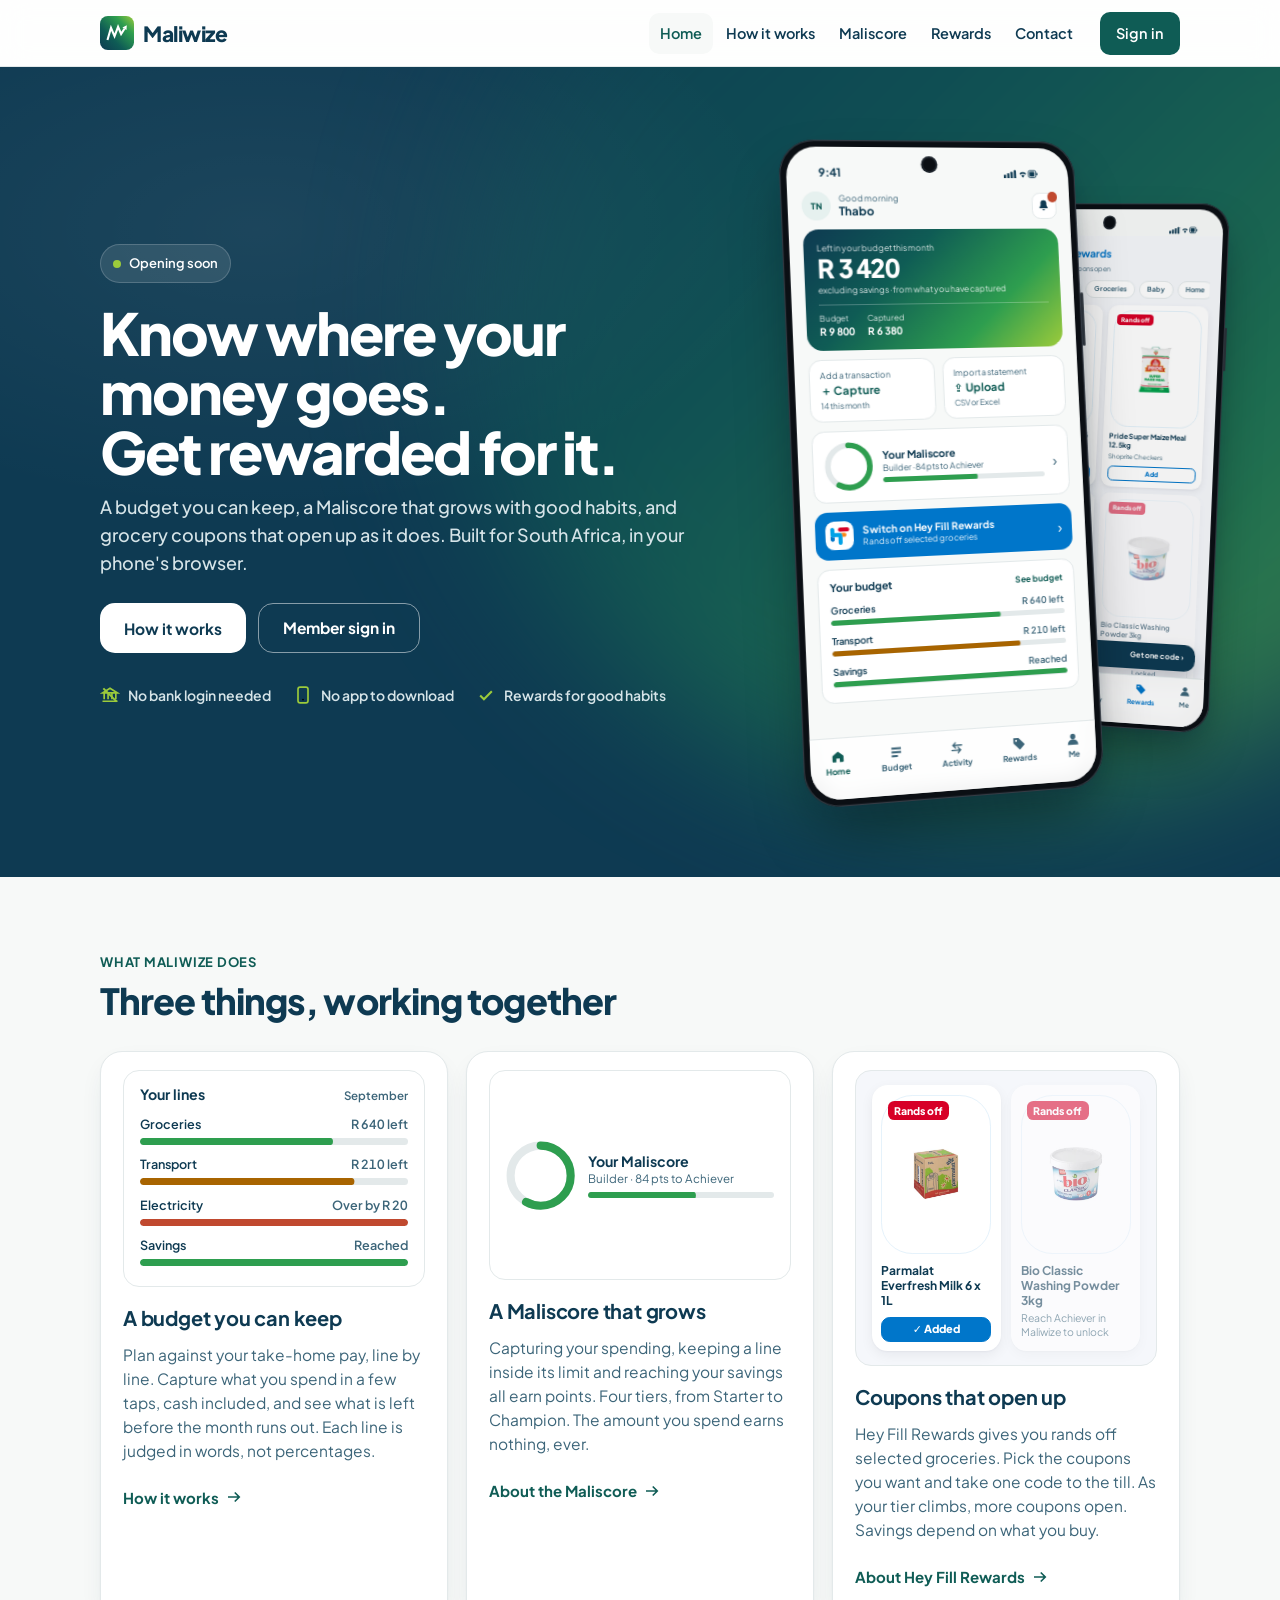
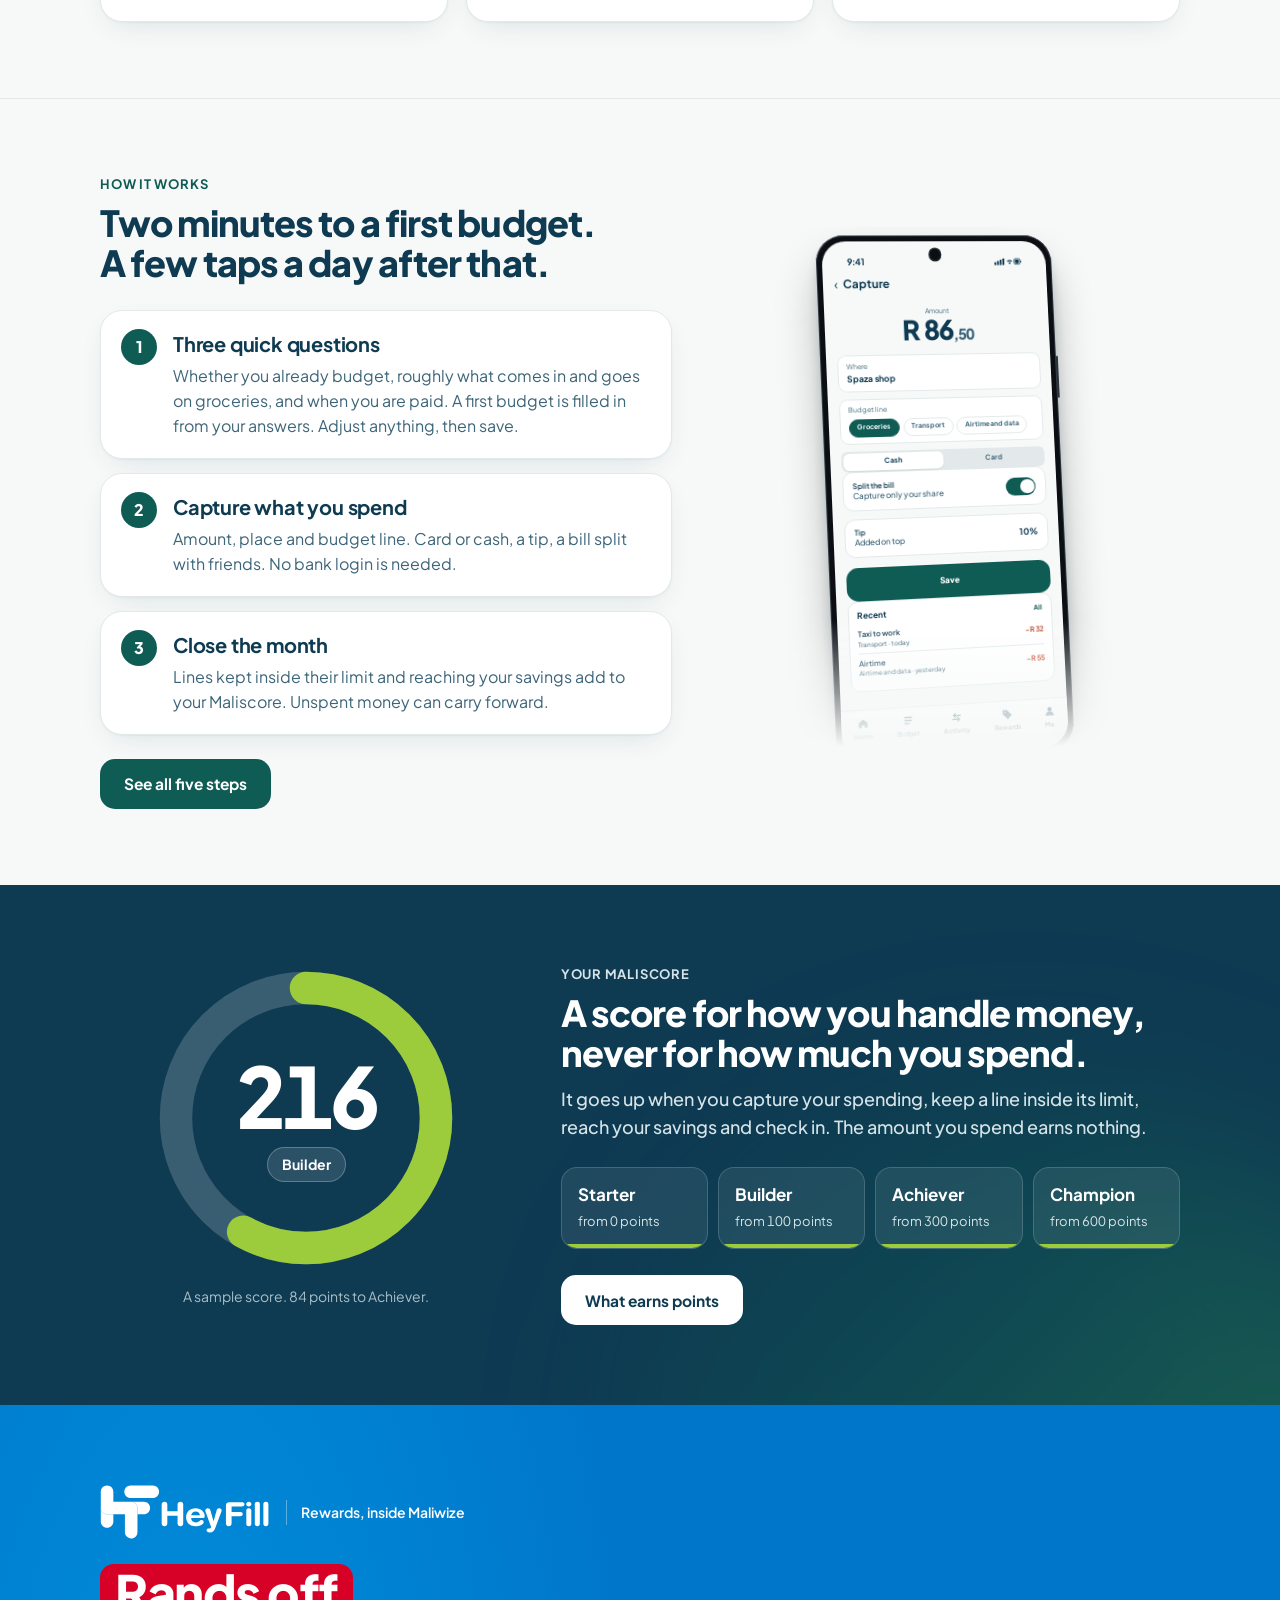
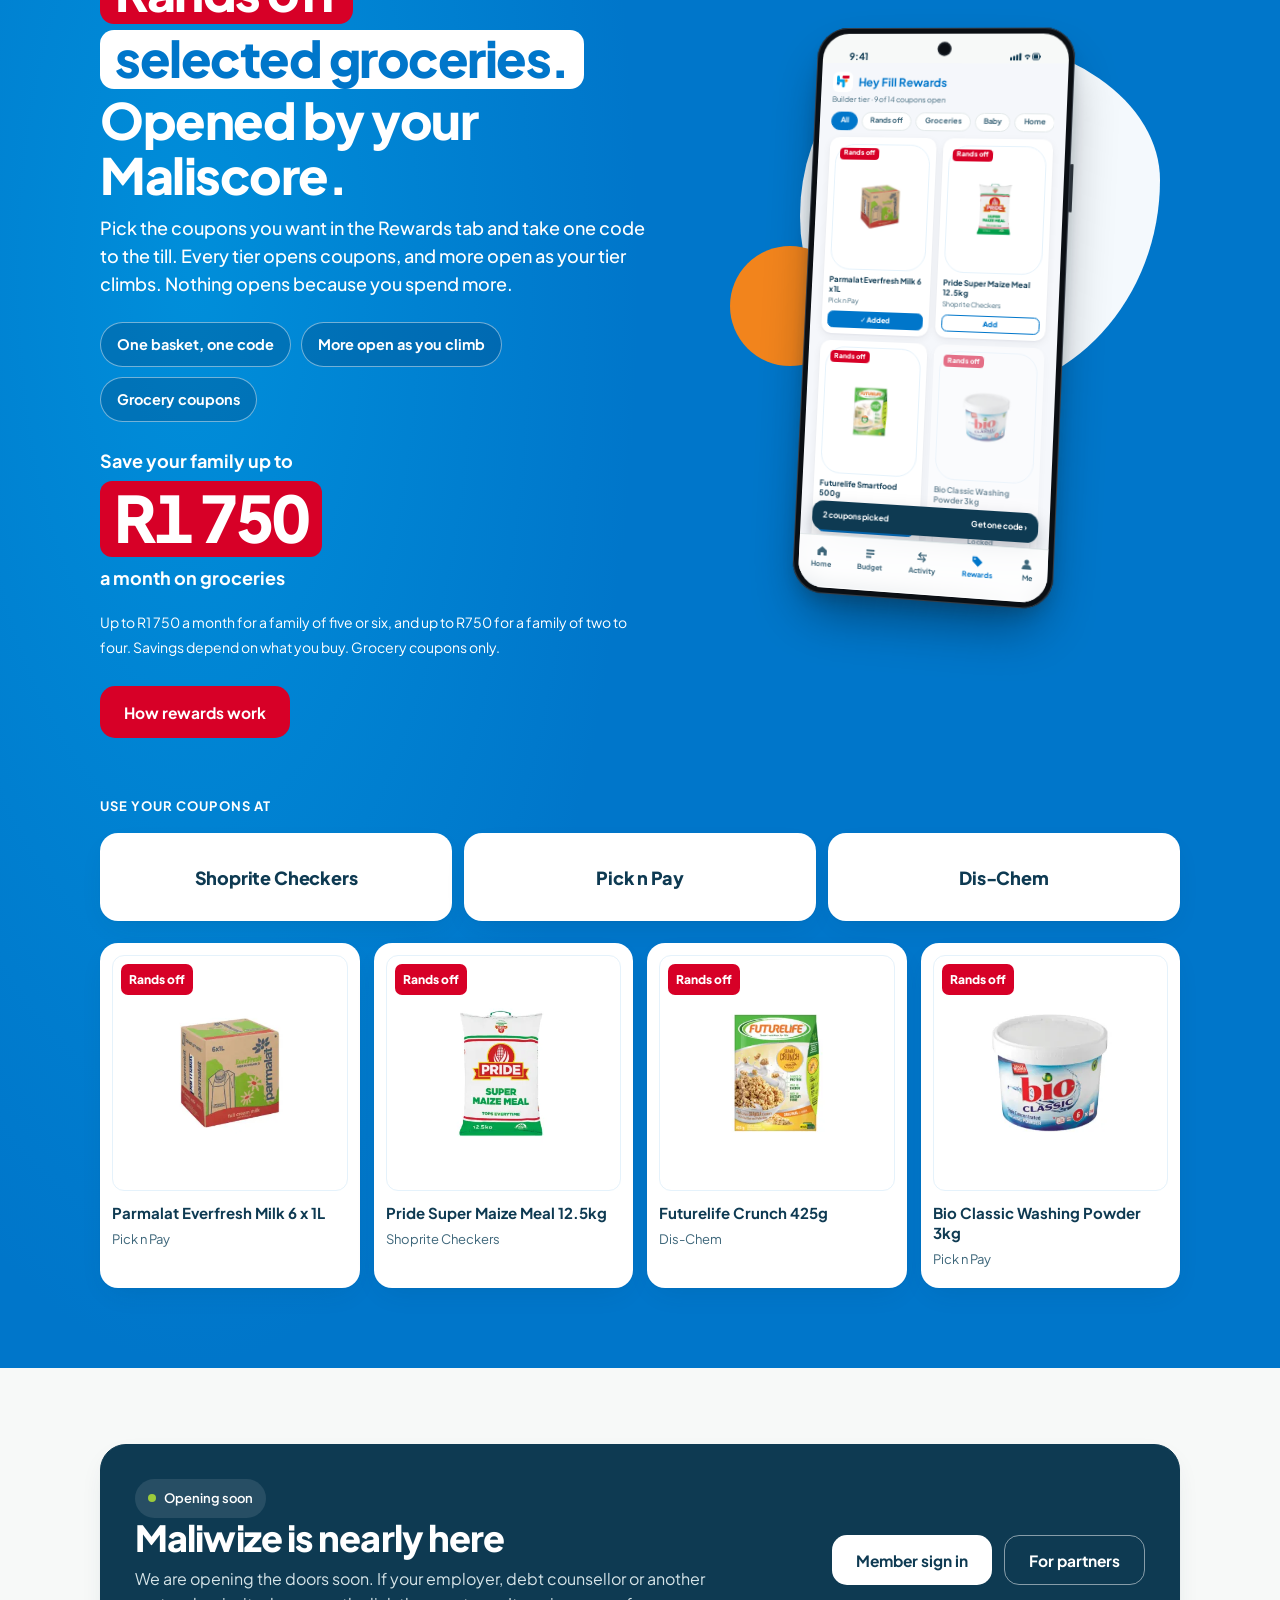
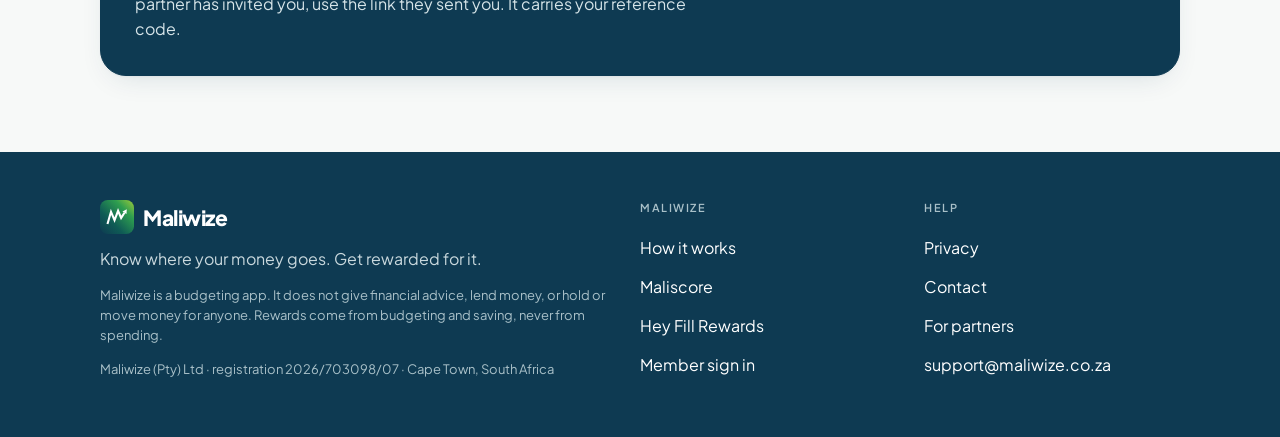
<file: index.html>
<!doctype html>
<html lang="en-ZA">
<head>
  <meta charset="utf-8">
  <meta name="viewport" content="width=device-width, initial-scale=1, viewport-fit=cover">
  <title>Maliwize: know where your money goes, and get rewarded for it</title>
  <meta name="description" content="A budget you can keep, a Maliscore that grows with good habits, and grocery coupons that open as it does. A South African budgeting app, built for any phone.">
  <link rel="canonical" href="https://maliwize.co.za/">
  <meta name="theme-color" content="#0E3A52">
  <link rel="icon" type="image/svg+xml" href="/assets/icon.svg">
  <link rel="apple-touch-icon" href="/assets/apple-touch-icon.png">
  <meta property="og:type" content="website">
  <meta property="og:site_name" content="Maliwize">
  <meta property="og:title" content="Maliwize: know where your money goes, and get rewarded for it">
  <meta property="og:description" content="A budget you can keep, a Maliscore that grows with good habits, and grocery coupons that open as it does. A South African budgeting app, built for any phone.">
  <meta property="og:url" content="https://maliwize.co.za/">
  <meta property="og:image" content="https://maliwize.co.za/assets/og-image.jpg">
  <meta property="og:image:width" content="1200">
  <meta property="og:image:height" content="630">
  <meta property="og:image:alt" content="Maliwize: a budget on a phone, a Maliscore ring and grocery coupons">
  <meta property="og:locale" content="en_ZA">
  <meta name="twitter:card" content="summary_large_image">
  <link rel="preconnect" href="https://fonts.googleapis.com">
  <link rel="preconnect" href="https://fonts.gstatic.com" crossorigin>
  <link rel="stylesheet" href="https://fonts.googleapis.com/css2?family=Plus+Jakarta+Sans:wght@400;500;600;700;800&amp;display=swap">
  <link rel="stylesheet" href="/assets/site.css?v=2026-10-01d">
</head>
<body>
  <a class="skip" href="#main">Skip to content</a>
  <header class="top">
    <div class="wrap">
      <a class="brand" href="/"><img src="/assets/icon.svg" alt="" width="34" height="34">Maliwize</a>
      <input type="checkbox" id="menu" class="menu-box">
      <label for="menu" class="menu-btn"><i></i><i></i><i></i><span class="vh">Menu</span></label>
      <nav class="nav" aria-label="Main">
        <div class="nav-links">
          <a href="/" aria-current="page">Home</a>
          <a href="/how-it-works/">How it works</a>
          <a href="/maliscore/">Maliscore</a>
          <a href="/rewards/">Rewards</a>
          <a href="/contact/">Contact</a>
        </div>
        <a class="signin" href="https://app.maliwize.co.za/auth">Sign in</a>
      </nav>
    </div>
  </header>
  <main id="main">
  <section class="hero home">
    <div class="wrap">
      <div class="hero-copy">
        <p class="status">Opening soon</p>
        <h1 class="display">Know where your money goes.<br>Get rewarded for it.</h1>
        <p class="lead">A budget you can keep, a Maliscore that grows with good habits, and grocery coupons that open up as it does. Built for South Africa, in your phone's browser.</p>
        <div class="actions"><a class="btn primary" href="/how-it-works/">How it works</a><a class="btn ghost" href="https://app.maliwize.co.za/auth">Member sign in</a></div>
        <ul class="proof" aria-label="In short">
          <li><svg viewBox="0 0 24 24" aria-hidden="true"><path d="M3 9.5 12 4l9 5.5H3zM5 10v7M9.7 10v7M14.3 10v7M19 10v7M3 19.5h18" fill="none" stroke="currentColor" stroke-width="2"/><path d="m4 4 16 16" fill="none" stroke="currentColor" stroke-width="2.4"/></svg>No bank login needed</li>
          <li><svg viewBox="0 0 24 24" aria-hidden="true"><rect x="6" y="2.5" width="12" height="19" rx="2.5" fill="none" stroke="currentColor" stroke-width="2"/><circle cx="12" cy="17.5" r="1.1"/></svg>No app to download</li>
          <li><svg viewBox="0 0 24 24" aria-hidden="true"><path d="m5 12.5 4.5 4.5L19 7.5" fill="none" stroke="currentColor" stroke-width="2.5"/></svg>Rewards for good habits</li>
        </ul>
      </div>
      <div class="hero-visual">
        <div class="device-stack">
          <div class="device back"><div class="phone tilt-r" role="img" aria-label="Hey Fill Rewards inside Maliwize: grocery coupons as tiles, with a locked one that opens at a higher tier"><div class="screen" aria-hidden="true"><div class="island"></div><div class="sb"><span>9:41</span><svg viewBox="0 0 46 12" aria-hidden="true"><rect x="0" y="7" width="3" height="5" rx="1"/><rect x="4.5" y="5" width="3" height="7" rx="1"/><rect x="9" y="3" width="3" height="9" rx="1"/><rect x="13.5" y="1" width="3" height="11" rx="1"/><path d="M21 5.2a7 7 0 0 1 9 0l-1.3 1.6a5 5 0 0 0-6.4 0z"/><path d="M23.3 8a3.6 3.6 0 0 1 4.4 0L25.5 10.6z"/><rect x="33" y="1.5" width="10" height="9" rx="2" fill="none" stroke="currentColor" stroke-width="1.2"/><rect x="34.5" y="3" width="6.5" height="6" rx="1"/><rect x="43.6" y="4.5" width="1.6" height="3" rx=".5"/></svg></div><div class="app hf"><header class="hfh"><span class="hfm sm"><svg viewBox="41.76 22.59 683.12 620.38" aria-hidden="true" focusable="false"><path fill="#0076CA" d="M188.85 360.84v84.39c0 40.62-32.94 73.54-73.54 73.54-20.31 0-38.69-8.23-52.01-21.54-13.31-13.31-21.54-31.69-21.54-52.01V287.3c0 40.61 32.92 73.54 73.54 73.54h73.55z"/><path fill="#D70027" d="M724.88 96.13c0 20.31-8.23 38.69-21.54 52.01-13.31 13.31-31.69 21.54-52.01 21.54H390.91c-40.62 0-73.54-32.94-73.54-73.54 0-20.31 8.23-38.69 21.54-52.01 13.31-13.31 31.69-21.54 52.01-21.54h260.42c40.62 0 73.54 32.92 73.54 73.54z"/><path fill="#00A2E7" d="M471.7 287.3v282.13c0 40.61-32.92 73.54-73.54 73.54-20.31 0-38.69-8.23-52.01-21.54-13.31-13.31-21.54-31.69-21.54-52.01V360.84H115.3c-40.62 0-73.54-32.94-73.54-73.54V96.13c0-40.62 32.92-73.54 73.54-73.54 20.31 0 38.69 8.23 52.01 21.54s21.54 31.69 21.54 52.01v117.62h209.31c20.31 0 38.69 8.23 52.01 21.54 13.31 13.31 21.54 31.69 21.54 52z"/><path fill="#FD8514" d="M619.92 287.3c0 20.29-8.23 38.69-21.54 52.01-13.31 13.29-31.69 21.54-52.01 21.54H471.7V287.3c0-20.31-8.23-38.69-21.54-52.01-13.31-13.31-31.69-21.54-52.01-21.54h148.22c40.63 0 73.55 32.92 73.55 73.55z"/></svg></span><b>Hey Fill Rewards</b></header><small class="sub">Builder tier · 9 of 14 coupons open</small><div class="chips"><span class="on">All</span><span>Rands off</span><span>Groceries</span><span>Baby</span><span>Home</span></div><div class="grid2"><div class="ctile "><div class="pic"><img src="/assets/products/parmalat-milk.webp" alt="" loading="lazy" decoding="async" width="160" height="160"></div><span class="off">Rands off</span><b>Parmalat Everfresh Milk 6 x 1L</b><small>Pick n Pay</small><div class="add on">✓ Added</div></div><div class="ctile "><div class="pic"><img src="/assets/products/pride-maize-meal.webp" alt="" loading="lazy" decoding="async" width="160" height="160"></div><span class="off">Rands off</span><b>Pride Super Maize Meal 12.5kg</b><small>Shoprite Checkers</small><div class="add">Add</div></div><div class="ctile "><div class="pic"><img src="/assets/products/futurelife-smartfood.webp" alt="" loading="lazy" decoding="async" width="160" height="160"></div><span class="off">Rands off</span><b>Futurelife Smartfood 500g</b><small>Pick n Pay</small><div class="add on">✓ Added</div></div><div class="ctile locked"><div class="pic"><img src="/assets/products/bio-classic-washing-powder.webp" alt="" loading="lazy" decoding="async" width="160" height="160"></div><span class="off">Rands off</span><b>Bio Classic Washing Powder 3kg</b><small>Reach Achiever in Maliwize to unlock</small><div class="add off">Locked</div></div></div></div><div class="basket"><span>2 coupons picked</span><span>Get one code ›</span></div><div class="tb"><span class=""><svg viewBox="0 0 24 24"><path d="M4 11.5 12 5l8 6.5V19a1 1 0 0 1-1 1h-4.5v-5h-5v5H5a1 1 0 0 1-1-1z"/></svg>Home</span><span class=""><svg viewBox="0 0 24 24"><path d="M5 5h14v3H5zm0 5.5h14v3H5zm0 5.5h9v3H5z"/></svg>Budget</span><span class=""><svg viewBox="0 0 24 24"><path d="M4 16.5h11.2l-2.6 2.6 1.4 1.4 5-5-5-5-1.4 1.4 2.6 2.6H4zm16-9H8.8l2.6-2.6L10 3.5l-5 5 5 5 1.4-1.4L8.8 9.5H20z"/></svg>Activity</span><span class="on"><svg viewBox="0 0 24 24"><path d="M3.5 4.5h7.6l9.4 9.4-7.6 7.6-9.4-9.4zm4 2.5a1.5 1.5 0 1 0 0 3 1.5 1.5 0 0 0 0-3z"/></svg>Rewards</span><span class=""><svg viewBox="0 0 24 24"><circle cx="12" cy="8" r="4"/><path d="M4 20a8 8 0 0 1 16 0z"/></svg>Me</span></div></div></div></div>
          <div class="device front"><div class="float"><div class="phone tilt-l hero-phone" role="img" aria-label="The Maliwize home screen: what is left in the budget this month, a Maliscore ring, and the Hey Fill Rewards doorway"><div class="screen" aria-hidden="true"><div class="island"></div><div class="sb"><span>9:41</span><svg viewBox="0 0 46 12" aria-hidden="true"><rect x="0" y="7" width="3" height="5" rx="1"/><rect x="4.5" y="5" width="3" height="7" rx="1"/><rect x="9" y="3" width="3" height="9" rx="1"/><rect x="13.5" y="1" width="3" height="11" rx="1"/><path d="M21 5.2a7 7 0 0 1 9 0l-1.3 1.6a5 5 0 0 0-6.4 0z"/><path d="M23.3 8a3.6 3.6 0 0 1 4.4 0L25.5 10.6z"/><rect x="33" y="1.5" width="10" height="9" rx="2" fill="none" stroke="currentColor" stroke-width="1.2"/><rect x="34.5" y="3" width="6.5" height="6" rx="1"/><rect x="43.6" y="4.5" width="1.6" height="3" rx=".5"/></svg></div><div class="app"><header class="ah"><span class="av">TN</span><div><small>Good morning</small><b>Thabo</b></div><span class="bell"><svg viewBox="0 0 24 24"><path d="M12 3a5 5 0 0 0-5 5v3.5L5 15v1h14v-1l-2-3.5V8a5 5 0 0 0-5-5zm-2 15a2 2 0 0 0 4 0z"/></svg><i></i></span></header><div class="hc"><small>Left in your budget this month</small><div class="amt count n-3420"><span class="static">R 3 420</span></div><small>excluding savings · from what you have captured</small><div class="hc-stats"><span>Budget<b>R 9 800</b></span><span>Captured<b>R 6 380</b></span></div></div><div class="tiles"><div class="tile"><small>Add a transaction</small><b>＋ Capture</b><span>14 this month</span></div><div class="tile"><small>Import a statement</small><b>⇪ Upload</b><span>CSV or Excel</span></div></div><div class="card rr"><svg class="ring p58" viewBox="0 0 60 60" aria-hidden="true"><circle class="track" cx="30" cy="30" r="26"/><circle class="val" cx="30" cy="30" r="26"/></svg><div><b>Your Maliscore</b><small>Builder · 84 pts to Achiever</small><div class="bar"><i class="p58 "></i></div></div><span class="chev">›</span></div><div class="hfdoor"><span class="hfm"><svg viewBox="41.76 22.59 683.12 620.38" aria-hidden="true" focusable="false"><path fill="#0076CA" d="M188.85 360.84v84.39c0 40.62-32.94 73.54-73.54 73.54-20.31 0-38.69-8.23-52.01-21.54-13.31-13.31-21.54-31.69-21.54-52.01V287.3c0 40.61 32.92 73.54 73.54 73.54h73.55z"/><path fill="#D70027" d="M724.88 96.13c0 20.31-8.23 38.69-21.54 52.01-13.31 13.31-31.69 21.54-52.01 21.54H390.91c-40.62 0-73.54-32.94-73.54-73.54 0-20.31 8.23-38.69 21.54-52.01 13.31-13.31 31.69-21.54 52.01-21.54h260.42c40.62 0 73.54 32.92 73.54 73.54z"/><path fill="#00A2E7" d="M471.7 287.3v282.13c0 40.61-32.92 73.54-73.54 73.54-20.31 0-38.69-8.23-52.01-21.54-13.31-13.31-21.54-31.69-21.54-52.01V360.84H115.3c-40.62 0-73.54-32.94-73.54-73.54V96.13c0-40.62 32.92-73.54 73.54-73.54 20.31 0 38.69 8.23 52.01 21.54s21.54 31.69 21.54 52.01v117.62h209.31c20.31 0 38.69 8.23 52.01 21.54 13.31 13.31 21.54 31.69 21.54 52z"/><path fill="#FD8514" d="M619.92 287.3c0 20.29-8.23 38.69-21.54 52.01-13.31 13.29-31.69 21.54-52.01 21.54H471.7V287.3c0-20.31-8.23-38.69-21.54-52.01-13.31-13.31-31.69-21.54-52.01-21.54h148.22c40.63 0 73.55 32.92 73.55 73.55z"/></svg></span><span><b>Switch on Hey Fill Rewards</b><small>Rands off selected groceries</small></span><span class="chev">›</span></div><div class="card"><div class="ch"><b>Your budget</b><span>See budget</span></div><div class="ln"><div class="ln-h"><span>Groceries</span><span class="">R 640 left</span></div><div class="bar"><i class="p72 "></i></div></div><div class="ln"><div class="ln-h"><span>Transport</span><span class="near">R 210 left</span></div><div class="bar"><i class="p80 near"></i></div></div><div class="ln"><div class="ln-h"><span>Savings</span><span class="green">Reached</span></div><div class="bar"><i class="p100 "></i></div></div></div></div><div class="tb"><span class="on"><svg viewBox="0 0 24 24"><path d="M4 11.5 12 5l8 6.5V19a1 1 0 0 1-1 1h-4.5v-5h-5v5H5a1 1 0 0 1-1-1z"/></svg>Home</span><span class=""><svg viewBox="0 0 24 24"><path d="M5 5h14v3H5zm0 5.5h14v3H5zm0 5.5h9v3H5z"/></svg>Budget</span><span class=""><svg viewBox="0 0 24 24"><path d="M4 16.5h11.2l-2.6 2.6 1.4 1.4 5-5-5-5-1.4 1.4 2.6 2.6H4zm16-9H8.8l2.6-2.6L10 3.5l-5 5 5 5 1.4-1.4L8.8 9.5H20z"/></svg>Activity</span><span class=""><svg viewBox="0 0 24 24"><path d="M3.5 4.5h7.6l9.4 9.4-7.6 7.6-9.4-9.4zm4 2.5a1.5 1.5 0 1 0 0 3 1.5 1.5 0 0 0 0-3z"/></svg>Rewards</span><span class=""><svg viewBox="0 0 24 24"><circle cx="12" cy="8" r="4"/><path d="M4 20a8 8 0 0 1 16 0z"/></svg>Me</span></div></div></div></div></div>
        </div></div>
    </div>
  </section>
    <section class="block">
      <div class="wrap">
        <p class="label reveal">What Maliwize does</p>
        <h2 class="reveal">Three things, working together</h2>
        <div class="features">
          <article class="feature reveal">
            <div class="mini" aria-hidden="true"><div class="ch"><b>Your lines</b><span>September</span></div><div class="ln"><div class="ln-h"><span>Groceries</span><span class="">R 640 left</span></div><div class="bar"><i class="p72 "></i></div></div><div class="ln"><div class="ln-h"><span>Transport</span><span class="near">R 210 left</span></div><div class="bar"><i class="p80 near"></i></div></div><div class="ln"><div class="ln-h"><span>Electricity</span><span class="over">Over by R 20</span></div><div class="bar"><i class="p100 over"></i></div></div><div class="ln"><div class="ln-h"><span>Savings</span><span class="green">Reached</span></div><div class="bar"><i class="p100 "></i></div></div></div>
            <h3>A budget you can keep</h3>
            <p>Plan against your take-home pay, line by line. Capture what you spend in a few taps, cash included, and see what is left before the month runs out. Each line is judged in words, not percentages.</p>
            <a class="more" href="/how-it-works/">How it works <svg viewBox="0 0 24 24" aria-hidden="true"><path d="M4 12h14m-5-6 6 6-6 6" fill="none" stroke="currentColor" stroke-width="2.2"/></svg></a>
          </article>
          <article class="feature reveal">
            <div class="mini rr" aria-hidden="true"><svg class="ring p58" viewBox="0 0 60 60" aria-hidden="true"><circle class="track" cx="30" cy="30" r="26"/><circle class="val" cx="30" cy="30" r="26"/></svg><div><b>Your Maliscore</b><small>Builder · 84 pts to Achiever</small><div class="bar"><i class="p58 "></i></div></div></div>
            <h3>A Maliscore that grows</h3>
            <p>Capturing your spending, keeping a line inside its limit and reaching your savings all earn points. Four tiers, from Starter to Champion. The amount you spend earns nothing, ever.</p>
            <a class="more" href="/maliscore/">About the Maliscore <svg viewBox="0 0 24 24" aria-hidden="true"><path d="M4 12h14m-5-6 6 6-6 6" fill="none" stroke="currentColor" stroke-width="2.2"/></svg></a>
          </article>
          <article class="feature reveal">
            <div class="mini hf" aria-hidden="true"><div class="grid2"><div class="ctile"><div class="pic"><img src="/assets/products/parmalat-milk.webp" alt="" loading="lazy" decoding="async" width="160" height="160"></div><span class="off">Rands off</span><b>Parmalat Everfresh Milk 6 x 1L</b><div class="add on">✓ Added</div></div><div class="ctile locked"><div class="pic"><img src="/assets/products/bio-classic-washing-powder.webp" alt="" loading="lazy" decoding="async" width="160" height="160"></div><span class="off">Rands off</span><b>Bio Classic Washing Powder 3kg</b><small>Reach Achiever in Maliwize to unlock</small></div></div></div>
            <h3>Coupons that open up</h3>
            <p>Hey Fill Rewards gives you rands off selected groceries. Pick the coupons you want and take one code to the till. As your tier climbs, more coupons open. Savings depend on what you buy.</p>
            <a class="more" href="/rewards/">About Hey Fill Rewards <svg viewBox="0 0 24 24" aria-hidden="true"><path d="M4 12h14m-5-6 6 6-6 6" fill="none" stroke="currentColor" stroke-width="2.2"/></svg></a>
          </article>
        </div>
      </div>
    </section>    <section class="block steps-block">
      <div class="wrap">
        <div class="steps-grid">
          <div class="steps-copy">
            <p class="label reveal">How it works</p>
            <h2 class="reveal">Two minutes to a first budget. A few taps a day after that.</h2>
            <ol class="steps compact">
              <li class="reveal"><h3>Three quick questions</h3><p>Whether you already budget, roughly what comes in and goes on groceries, and when you are paid. A first budget is filled in from your answers. Adjust anything, then save.</p></li>
              <li class="reveal"><h3>Capture what you spend</h3><p>Amount, place and budget line. Card or cash, a tip, a bill split with friends. No bank login is needed.</p></li>
              <li class="reveal"><h3>Close the month</h3><p>Lines kept inside their limit and reaching your savings add to your Maliscore. Unspent money can carry forward.</p></li>
            </ol>
            <a class="btn teal reveal" href="/how-it-works/">See all five steps</a>
          </div>
          <div class="steps-visual crop reveal">
            <div class="phone tilt-l mid" role="img" aria-label="The Capture screen: an amount, where it was spent, the budget line, cash or card, and a bill split"><div class="screen" aria-hidden="true"><div class="island"></div><div class="sb"><span>9:41</span><svg viewBox="0 0 46 12" aria-hidden="true"><rect x="0" y="7" width="3" height="5" rx="1"/><rect x="4.5" y="5" width="3" height="7" rx="1"/><rect x="9" y="3" width="3" height="9" rx="1"/><rect x="13.5" y="1" width="3" height="11" rx="1"/><path d="M21 5.2a7 7 0 0 1 9 0l-1.3 1.6a5 5 0 0 0-6.4 0z"/><path d="M23.3 8a3.6 3.6 0 0 1 4.4 0L25.5 10.6z"/><rect x="33" y="1.5" width="10" height="9" rx="2" fill="none" stroke="currentColor" stroke-width="1.2"/><rect x="34.5" y="3" width="6.5" height="6" rx="1"/><rect x="43.6" y="4.5" width="1.6" height="3" rx=".5"/></svg></div><div class="app"><header class="ah2"><span class="back">‹</span><b>Capture</b></header><div class="amtin"><small>Amount</small><div class="big">R 86<span>,50</span></div></div><div class="field"><small>Where</small><b>Spaza shop</b></div><div class="field"><small>Budget line</small><div class="chips"><span class="on">Groceries</span><span>Transport</span><span>Airtime and data</span></div></div><div class="seg"><span class="on">Cash</span><span>Card</span></div><div class="field split"><span>Split the bill<small>Capture only your share</small></span><span class="tog on"><i></i></span></div><div class="field split"><span>Tip<small>Added on top</small></span><b>10%</b></div><div class="btn">Save</div><div class="card"><div class="ch"><b>Recent</b><span>All</span></div><div class="crow"><span>Taxi to work<small>Transport · today</small></span><b class="clay">−R 32</b></div><div class="crow"><span>Airtime<small>Airtime and data · yesterday</small></span><b class="clay">−R 55</b></div></div></div><div class="tb"><span class=""><svg viewBox="0 0 24 24"><path d="M4 11.5 12 5l8 6.5V19a1 1 0 0 1-1 1h-4.5v-5h-5v5H5a1 1 0 0 1-1-1z"/></svg>Home</span><span class=""><svg viewBox="0 0 24 24"><path d="M5 5h14v3H5zm0 5.5h14v3H5zm0 5.5h9v3H5z"/></svg>Budget</span><span class="on"><svg viewBox="0 0 24 24"><path d="M4 16.5h11.2l-2.6 2.6 1.4 1.4 5-5-5-5-1.4 1.4 2.6 2.6H4zm16-9H8.8l2.6-2.6L10 3.5l-5 5 5 5 1.4-1.4L8.8 9.5H20z"/></svg>Activity</span><span class=""><svg viewBox="0 0 24 24"><path d="M3.5 4.5h7.6l9.4 9.4-7.6 7.6-9.4-9.4zm4 2.5a1.5 1.5 0 1 0 0 3 1.5 1.5 0 0 0 0-3z"/></svg>Rewards</span><span class=""><svg viewBox="0 0 24 24"><circle cx="12" cy="8" r="4"/><path d="M4 20a8 8 0 0 1 16 0z"/></svg>Me</span></div></div></div>
          </div>
        </div>
      </div>
    </section>    <section class="band score-band">
      <div class="wrap score-grid">
        <div class="score-visual reveal">
          <div class="bigring-wrap">
            <svg class="bigring p58" viewBox="0 0 60 60" aria-hidden="true"><circle class="track" cx="30" cy="30" r="26"/><circle class="val" cx="30" cy="30" r="26"/></svg>
            <div class="bigring-num"><span class="count n-216"><span class="static">216</span></span><span class="bigring-tier">Builder</span></div>
          </div>
          <p class="bigring-cap">A sample score. 84 points to Achiever.</p>
        </div>
        <div class="score-copy">
          <p class="label reveal">Your Maliscore</p>
          <h2 class="reveal">A score for how you handle money, never for how much you spend.</h2>
          <p class="lead reveal">It goes up when you capture your spending, keep a line inside its limit, reach your savings and check in. The amount you spend earns nothing.</p>
          <ol class="tiers reveal" aria-label="The four tiers">
            <li><b>Starter</b><span>from 0 points</span></li>
            <li><b>Builder</b><span>from 100 points</span></li>
            <li><b>Achiever</b><span>from 300 points</span></li>
            <li><b>Champion</b><span>from 600 points</span></li>
          </ol>
          <a class="btn light reveal" href="/maliscore/">What earns points</a>
        </div>
      </div>
    </section>
    <section class="band hf-band">
      <div class="wrap hf-grid">
        <div class="hf-copy">
          <p class="hf-logo reveal"><img src="/assets/heyfill-lockup-white.svg" alt="Hey Fill" width="172" height="54"><span>Rewards, inside Maliwize</span></p>
          <h2 class="hf-head reveal"><span class="blk red">Rands off</span> <span class="blk white">selected groceries.</span><br>Opened by your Maliscore.</h2>
          <p class="lead reveal">Pick the coupons you want in the Rewards tab and take one code to the till. Every tier opens coupons, and more open as your tier climbs. Nothing opens because you spend more.</p>
          <ul class="hf-pills reveal">
            <li>One basket, one code</li>
            <li>More open as you climb</li>
            <li>Grocery coupons</li>
          </ul>
          <p class="hf-stat reveal"><span class="hf-stat-k">Save your family up to</span><span class="hf-stat-n count n-1750"><span class="static">R1 750</span></span><span class="hf-stat-u">a month on groceries</span></p>
          <p class="hf-caveat reveal">Up to R1 750 a month for a family of five or six, and up to R750 for a family of two to four. Savings depend on what you buy. Grocery coupons only.</p>
          <div class="actions reveal">
            <a class="btn white" href="/rewards/">How rewards work</a>
          </div>
        </div>
        <div class="hf-visual reveal">
          <span class="hf-blob" aria-hidden="true"></span>
          <div class="phone tilt-r mid" role="img" aria-label="Hey Fill Rewards inside Maliwize: grocery coupons as tiles, with a locked one that opens at a higher tier"><div class="screen" aria-hidden="true"><div class="island"></div><div class="sb"><span>9:41</span><svg viewBox="0 0 46 12" aria-hidden="true"><rect x="0" y="7" width="3" height="5" rx="1"/><rect x="4.5" y="5" width="3" height="7" rx="1"/><rect x="9" y="3" width="3" height="9" rx="1"/><rect x="13.5" y="1" width="3" height="11" rx="1"/><path d="M21 5.2a7 7 0 0 1 9 0l-1.3 1.6a5 5 0 0 0-6.4 0z"/><path d="M23.3 8a3.6 3.6 0 0 1 4.4 0L25.5 10.6z"/><rect x="33" y="1.5" width="10" height="9" rx="2" fill="none" stroke="currentColor" stroke-width="1.2"/><rect x="34.5" y="3" width="6.5" height="6" rx="1"/><rect x="43.6" y="4.5" width="1.6" height="3" rx=".5"/></svg></div><div class="app hf"><header class="hfh"><span class="hfm sm"><svg viewBox="41.76 22.59 683.12 620.38" aria-hidden="true" focusable="false"><path fill="#0076CA" d="M188.85 360.84v84.39c0 40.62-32.94 73.54-73.54 73.54-20.31 0-38.69-8.23-52.01-21.54-13.31-13.31-21.54-31.69-21.54-52.01V287.3c0 40.61 32.92 73.54 73.54 73.54h73.55z"/><path fill="#D70027" d="M724.88 96.13c0 20.31-8.23 38.69-21.54 52.01-13.31 13.31-31.69 21.54-52.01 21.54H390.91c-40.62 0-73.54-32.94-73.54-73.54 0-20.31 8.23-38.69 21.54-52.01 13.31-13.31 31.69-21.54 52.01-21.54h260.42c40.62 0 73.54 32.92 73.54 73.54z"/><path fill="#00A2E7" d="M471.7 287.3v282.13c0 40.61-32.92 73.54-73.54 73.54-20.31 0-38.69-8.23-52.01-21.54-13.31-13.31-21.54-31.69-21.54-52.01V360.84H115.3c-40.62 0-73.54-32.94-73.54-73.54V96.13c0-40.62 32.92-73.54 73.54-73.54 20.31 0 38.69 8.23 52.01 21.54s21.54 31.69 21.54 52.01v117.62h209.31c20.31 0 38.69 8.23 52.01 21.54 13.31 13.31 21.54 31.69 21.54 52z"/><path fill="#FD8514" d="M619.92 287.3c0 20.29-8.23 38.69-21.54 52.01-13.31 13.29-31.69 21.54-52.01 21.54H471.7V287.3c0-20.31-8.23-38.69-21.54-52.01-13.31-13.31-31.69-21.54-52.01-21.54h148.22c40.63 0 73.55 32.92 73.55 73.55z"/></svg></span><b>Hey Fill Rewards</b></header><small class="sub">Builder tier · 9 of 14 coupons open</small><div class="chips"><span class="on">All</span><span>Rands off</span><span>Groceries</span><span>Baby</span><span>Home</span></div><div class="grid2"><div class="ctile "><div class="pic"><img src="/assets/products/parmalat-milk.webp" alt="" loading="lazy" decoding="async" width="160" height="160"></div><span class="off">Rands off</span><b>Parmalat Everfresh Milk 6 x 1L</b><small>Pick n Pay</small><div class="add on">✓ Added</div></div><div class="ctile "><div class="pic"><img src="/assets/products/pride-maize-meal.webp" alt="" loading="lazy" decoding="async" width="160" height="160"></div><span class="off">Rands off</span><b>Pride Super Maize Meal 12.5kg</b><small>Shoprite Checkers</small><div class="add">Add</div></div><div class="ctile "><div class="pic"><img src="/assets/products/futurelife-smartfood.webp" alt="" loading="lazy" decoding="async" width="160" height="160"></div><span class="off">Rands off</span><b>Futurelife Smartfood 500g</b><small>Pick n Pay</small><div class="add on">✓ Added</div></div><div class="ctile locked"><div class="pic"><img src="/assets/products/bio-classic-washing-powder.webp" alt="" loading="lazy" decoding="async" width="160" height="160"></div><span class="off">Rands off</span><b>Bio Classic Washing Powder 3kg</b><small>Reach Achiever in Maliwize to unlock</small><div class="add off">Locked</div></div></div></div><div class="basket"><span>2 coupons picked</span><span>Get one code ›</span></div><div class="tb"><span class=""><svg viewBox="0 0 24 24"><path d="M4 11.5 12 5l8 6.5V19a1 1 0 0 1-1 1h-4.5v-5h-5v5H5a1 1 0 0 1-1-1z"/></svg>Home</span><span class=""><svg viewBox="0 0 24 24"><path d="M5 5h14v3H5zm0 5.5h14v3H5zm0 5.5h9v3H5z"/></svg>Budget</span><span class=""><svg viewBox="0 0 24 24"><path d="M4 16.5h11.2l-2.6 2.6 1.4 1.4 5-5-5-5-1.4 1.4 2.6 2.6H4zm16-9H8.8l2.6-2.6L10 3.5l-5 5 5 5 1.4-1.4L8.8 9.5H20z"/></svg>Activity</span><span class="on"><svg viewBox="0 0 24 24"><path d="M3.5 4.5h7.6l9.4 9.4-7.6 7.6-9.4-9.4zm4 2.5a1.5 1.5 0 1 0 0 3 1.5 1.5 0 0 0 0-3z"/></svg>Rewards</span><span class=""><svg viewBox="0 0 24 24"><circle cx="12" cy="8" r="4"/><path d="M4 20a8 8 0 0 1 16 0z"/></svg>Me</span></div></div></div>
        </div>
      </div>
      <div class="wrap hf-shelf">
        <p class="hf-shelf-k reveal">Use your coupons at</p>
        <ul class="retailers" aria-label="Where you can use your coupons"><li class="retailer"><span class="retailer-name">Shoprite Checkers</span></li><li class="retailer"><span class="retailer-name">Pick n Pay</span></li><li class="retailer"><span class="retailer-name">Dis-Chem</span></li></ul>
        <ul class="pgrid"><li class="pcard reveal"><div class="pcard-pic"><img src="/assets/products/parmalat-milk.webp" alt="" loading="lazy" decoding="async" width="160" height="160"><span class="pcard-off">Rands off</span></div><b>Parmalat Everfresh Milk 6 x 1L</b><span>Pick n Pay</span></li><li class="pcard reveal"><div class="pcard-pic"><img src="/assets/products/pride-maize-meal.webp" alt="" loading="lazy" decoding="async" width="160" height="160"><span class="pcard-off">Rands off</span></div><b>Pride Super Maize Meal 12.5kg</b><span>Shoprite Checkers</span></li><li class="pcard reveal"><div class="pcard-pic"><img src="/assets/products/futurelife-crunch.webp" alt="" loading="lazy" decoding="async" width="160" height="160"><span class="pcard-off">Rands off</span></div><b>Futurelife Crunch 425g</b><span>Dis-Chem</span></li><li class="pcard reveal"><div class="pcard-pic"><img src="/assets/products/bio-classic-washing-powder.webp" alt="" loading="lazy" decoding="async" width="160" height="160"><span class="pcard-off">Rands off</span></div><b>Bio Classic Washing Powder 3kg</b><span>Pick n Pay</span></li></ul>
      </div>
    </section>
    <section class="block cta-block">
      <div class="wrap">
        <div class="cta reveal">
          <div>
            <p class="status dark">Opening soon</p>
            <h2>Maliwize is nearly here</h2>
            <p class="muted">We are opening the doors soon. If your employer, debt counsellor or another partner has invited you, use the link they sent you. It carries your reference code.</p>
          </div>
          <div class="actions">
            <a class="btn teal" href="https://app.maliwize.co.za/auth">Member sign in</a>
            <a class="btn outline" href="/contact/#partners">For partners</a>
          </div>
        </div>
      </div>
    </section>
  </main>
  <footer class="foot">
    <div class="wrap">
      <div class="foot-brand">
        <a class="brand" href="/"><img src="/assets/icon.svg" alt="" width="34" height="34">Maliwize</a>
        <p>Know where your money goes. Get rewarded for it.</p>
        <p class="legal">Maliwize is a budgeting app. It does not give financial advice, lend money, or hold or move money for anyone. Rewards come from budgeting and saving, never from spending.</p>
        <p class="legal">Maliwize (Pty) Ltd &middot; registration 2026/703098/07 &middot; Cape Town, South Africa</p>
      </div>
      <div>
        <p class="caption">Maliwize</p>
        <ul>
          <li><a href="/how-it-works/">How it works</a></li>
          <li><a href="/maliscore/">Maliscore</a></li>
          <li><a href="/rewards/">Hey Fill Rewards</a></li>
          <li><a href="https://app.maliwize.co.za/auth">Member sign in</a></li>
        </ul>
      </div>
      <div>
        <p class="caption">Help</p>
        <ul>
          <li><a href="/privacy/">Privacy</a></li>
          <li><a href="/contact/">Contact</a></li>
          <li><a href="/contact/#partners">For partners</a></li>
          <li><a href="mailto:support@maliwize.co.za">support@maliwize.co.za</a></li>
        </ul>
      </div>
    </div>
  </footer>
</body>
</html>
</file>
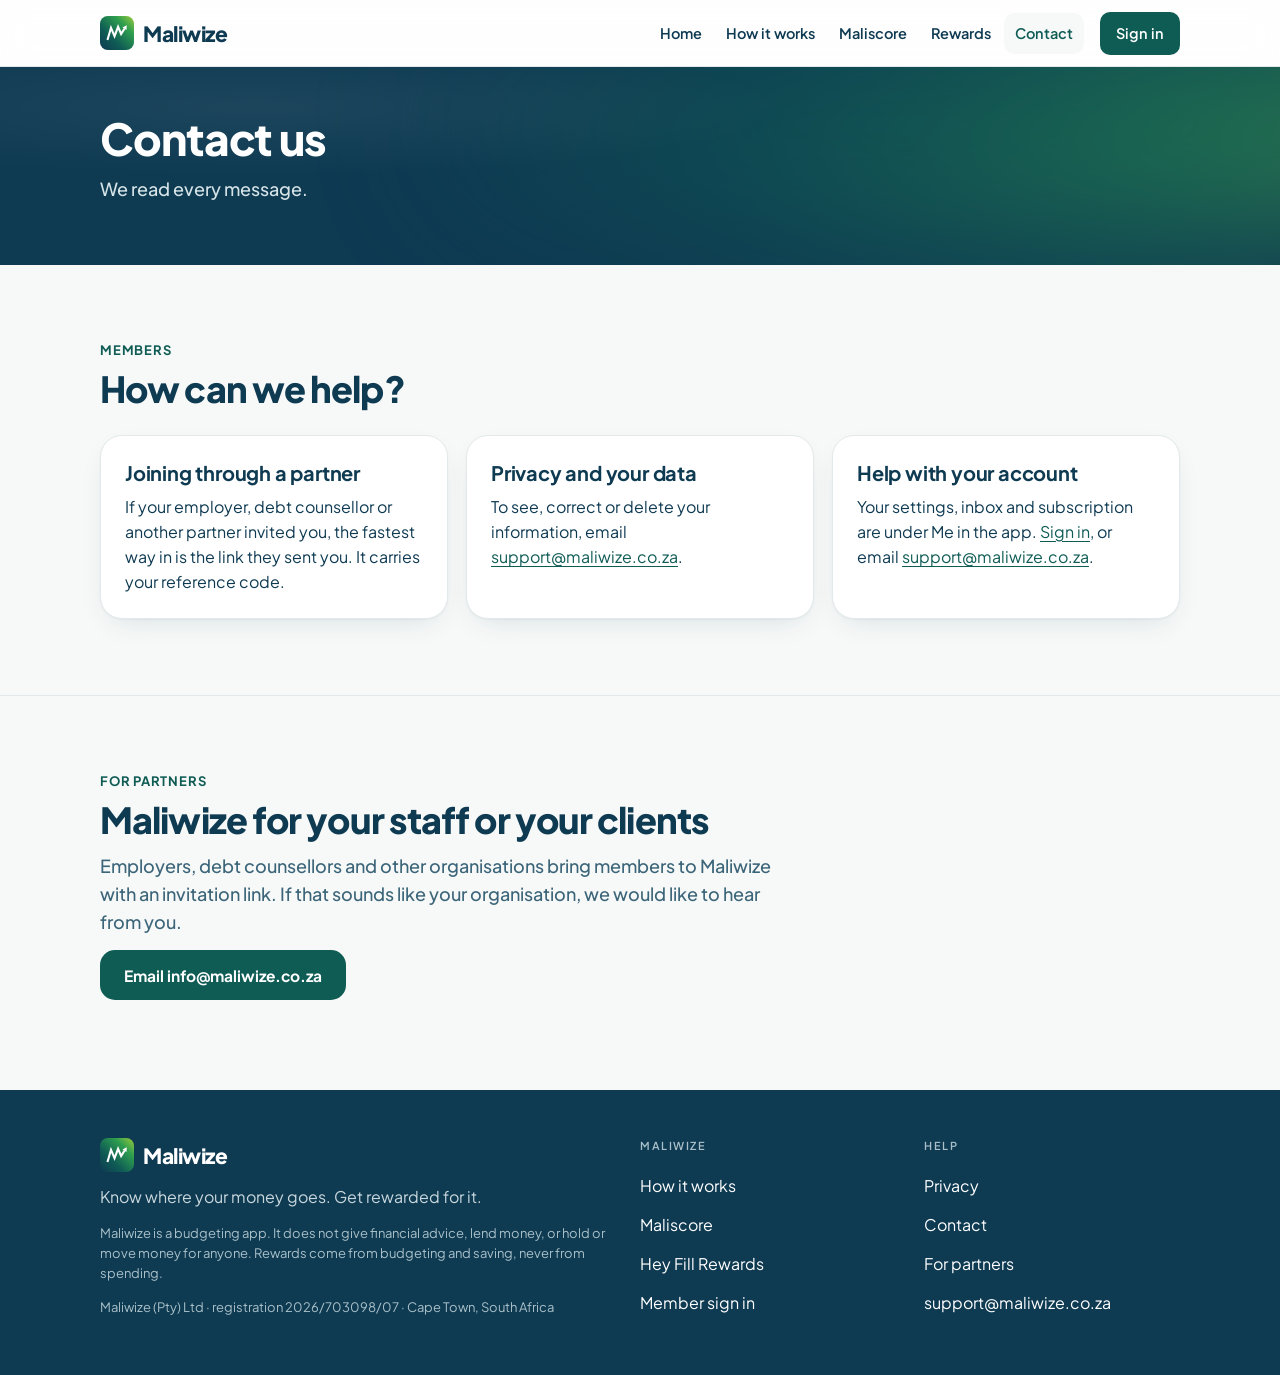
<file: contact/index.html>
<!doctype html>
<html lang="en-ZA">
<head>
  <meta charset="utf-8">
  <meta name="viewport" content="width=device-width, initial-scale=1, viewport-fit=cover">
  <title>Contact Maliwize: members, privacy and partners</title>
  <meta name="description" content="How to reach Maliwize about your account, privacy, or a partnership for your staff or clients.">
  <link rel="canonical" href="https://maliwize.co.za/contact/">
  <meta name="theme-color" content="#0E3A52">
  <link rel="icon" type="image/svg+xml" href="/assets/icon.svg">
  <link rel="apple-touch-icon" href="/assets/apple-touch-icon.png">
  <meta property="og:type" content="website">
  <meta property="og:site_name" content="Maliwize">
  <meta property="og:title" content="Contact Maliwize: members, privacy and partners">
  <meta property="og:description" content="How to reach Maliwize about your account, privacy, or a partnership for your staff or clients.">
  <meta property="og:url" content="https://maliwize.co.za/contact/">
  <meta property="og:image" content="https://maliwize.co.za/assets/og-image.jpg">
  <meta property="og:image:width" content="1200">
  <meta property="og:image:height" content="630">
  <meta property="og:image:alt" content="Maliwize: a budget on a phone, a Maliscore ring and grocery coupons">
  <meta property="og:locale" content="en_ZA">
  <meta name="twitter:card" content="summary_large_image">
  <link rel="preconnect" href="https://fonts.googleapis.com">
  <link rel="preconnect" href="https://fonts.gstatic.com" crossorigin>
  <link rel="stylesheet" href="https://fonts.googleapis.com/css2?family=Plus+Jakarta+Sans:wght@400;500;600;700;800&amp;display=swap">
  <link rel="stylesheet" href="/assets/site.css?v=2026-10-01d">
</head>
<body>
  <a class="skip" href="#main">Skip to content</a>
  <header class="top">
    <div class="wrap">
      <a class="brand" href="/"><img src="/assets/icon.svg" alt="" width="34" height="34">Maliwize</a>
      <input type="checkbox" id="menu" class="menu-box">
      <label for="menu" class="menu-btn"><i></i><i></i><i></i><span class="vh">Menu</span></label>
      <nav class="nav" aria-label="Main">
        <div class="nav-links">
          <a href="/">Home</a>
          <a href="/how-it-works/">How it works</a>
          <a href="/maliscore/">Maliscore</a>
          <a href="/rewards/">Rewards</a>
          <a href="/contact/" aria-current="page">Contact</a>
        </div>
        <a class="signin" href="https://app.maliwize.co.za/auth">Sign in</a>
      </nav>
    </div>
  </header>
  <main id="main">
  <section class="hero small">
    <div class="wrap">
      <div class="hero-copy">
        
        <h1>Contact us</h1>
        <p class="lead">We read every message.</p>
        
      </div>
    </div>
  </section>
    <section class="block">
      <div class="wrap">
        <p class="label reveal">Members</p>
        <h2 class="reveal">How can we help?</h2>
        <div class="grid">
          <div class="card reveal">
            <h3>Joining through a partner</h3>
            <p>If your employer, debt counsellor or another partner invited you, the fastest way in is the link they sent you. It carries your reference code.</p>
          </div>
          <div class="card reveal">
            <h3>Privacy and your data</h3>
            <p>To see, correct or delete your information, email <a href="mailto:support@maliwize.co.za">support@maliwize.co.za</a>.</p>
          </div>
          <div class="card reveal">
            <h3>Help with your account</h3>
            <p>Your settings, inbox and subscription are under Me in the app. <a href="https://app.maliwize.co.za/auth">Sign in</a>, or email <a href="mailto:support@maliwize.co.za">support@maliwize.co.za</a>.</p>
          </div>
        </div>
      </div>
    </section>    <section class="block" id="partners">
      <div class="wrap">
        <p class="label reveal">For partners</p>
        <h2 class="reveal">Maliwize for your staff or your clients</h2>
        <p class="lead reveal">Employers, debt counsellors and other organisations bring members to Maliwize with an invitation link. If that sounds like your organisation, we would like to hear from you.</p>
        <p class="reveal"><a class="btn teal" href="mailto:info@maliwize.co.za">Email info@maliwize.co.za</a></p>
      </div>
    </section>
  </main>
  <footer class="foot">
    <div class="wrap">
      <div class="foot-brand">
        <a class="brand" href="/"><img src="/assets/icon.svg" alt="" width="34" height="34">Maliwize</a>
        <p>Know where your money goes. Get rewarded for it.</p>
        <p class="legal">Maliwize is a budgeting app. It does not give financial advice, lend money, or hold or move money for anyone. Rewards come from budgeting and saving, never from spending.</p>
        <p class="legal">Maliwize (Pty) Ltd &middot; registration 2026/703098/07 &middot; Cape Town, South Africa</p>
      </div>
      <div>
        <p class="caption">Maliwize</p>
        <ul>
          <li><a href="/how-it-works/">How it works</a></li>
          <li><a href="/maliscore/">Maliscore</a></li>
          <li><a href="/rewards/">Hey Fill Rewards</a></li>
          <li><a href="https://app.maliwize.co.za/auth">Member sign in</a></li>
        </ul>
      </div>
      <div>
        <p class="caption">Help</p>
        <ul>
          <li><a href="/privacy/">Privacy</a></li>
          <li><a href="/contact/">Contact</a></li>
          <li><a href="/contact/#partners">For partners</a></li>
          <li><a href="mailto:support@maliwize.co.za">support@maliwize.co.za</a></li>
        </ul>
      </div>
    </div>
  </footer>
</body>
</html>
</file>
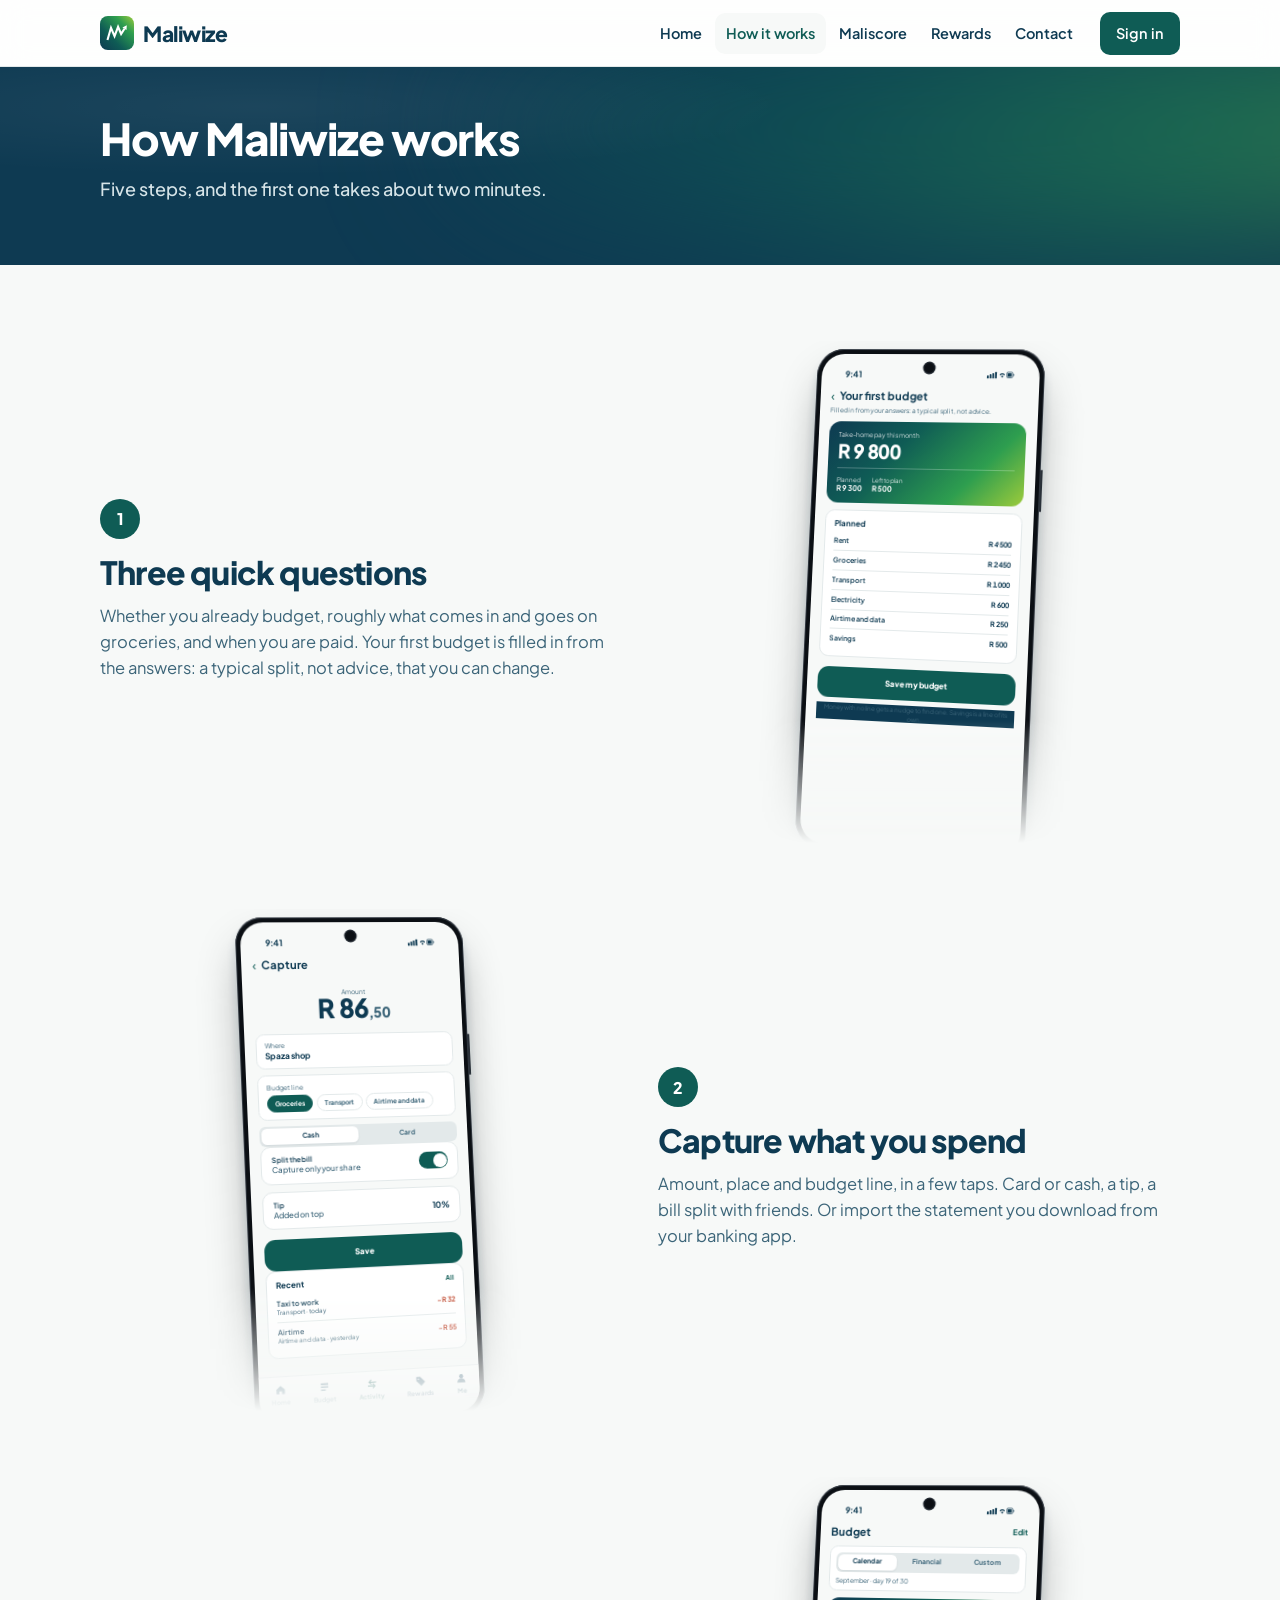
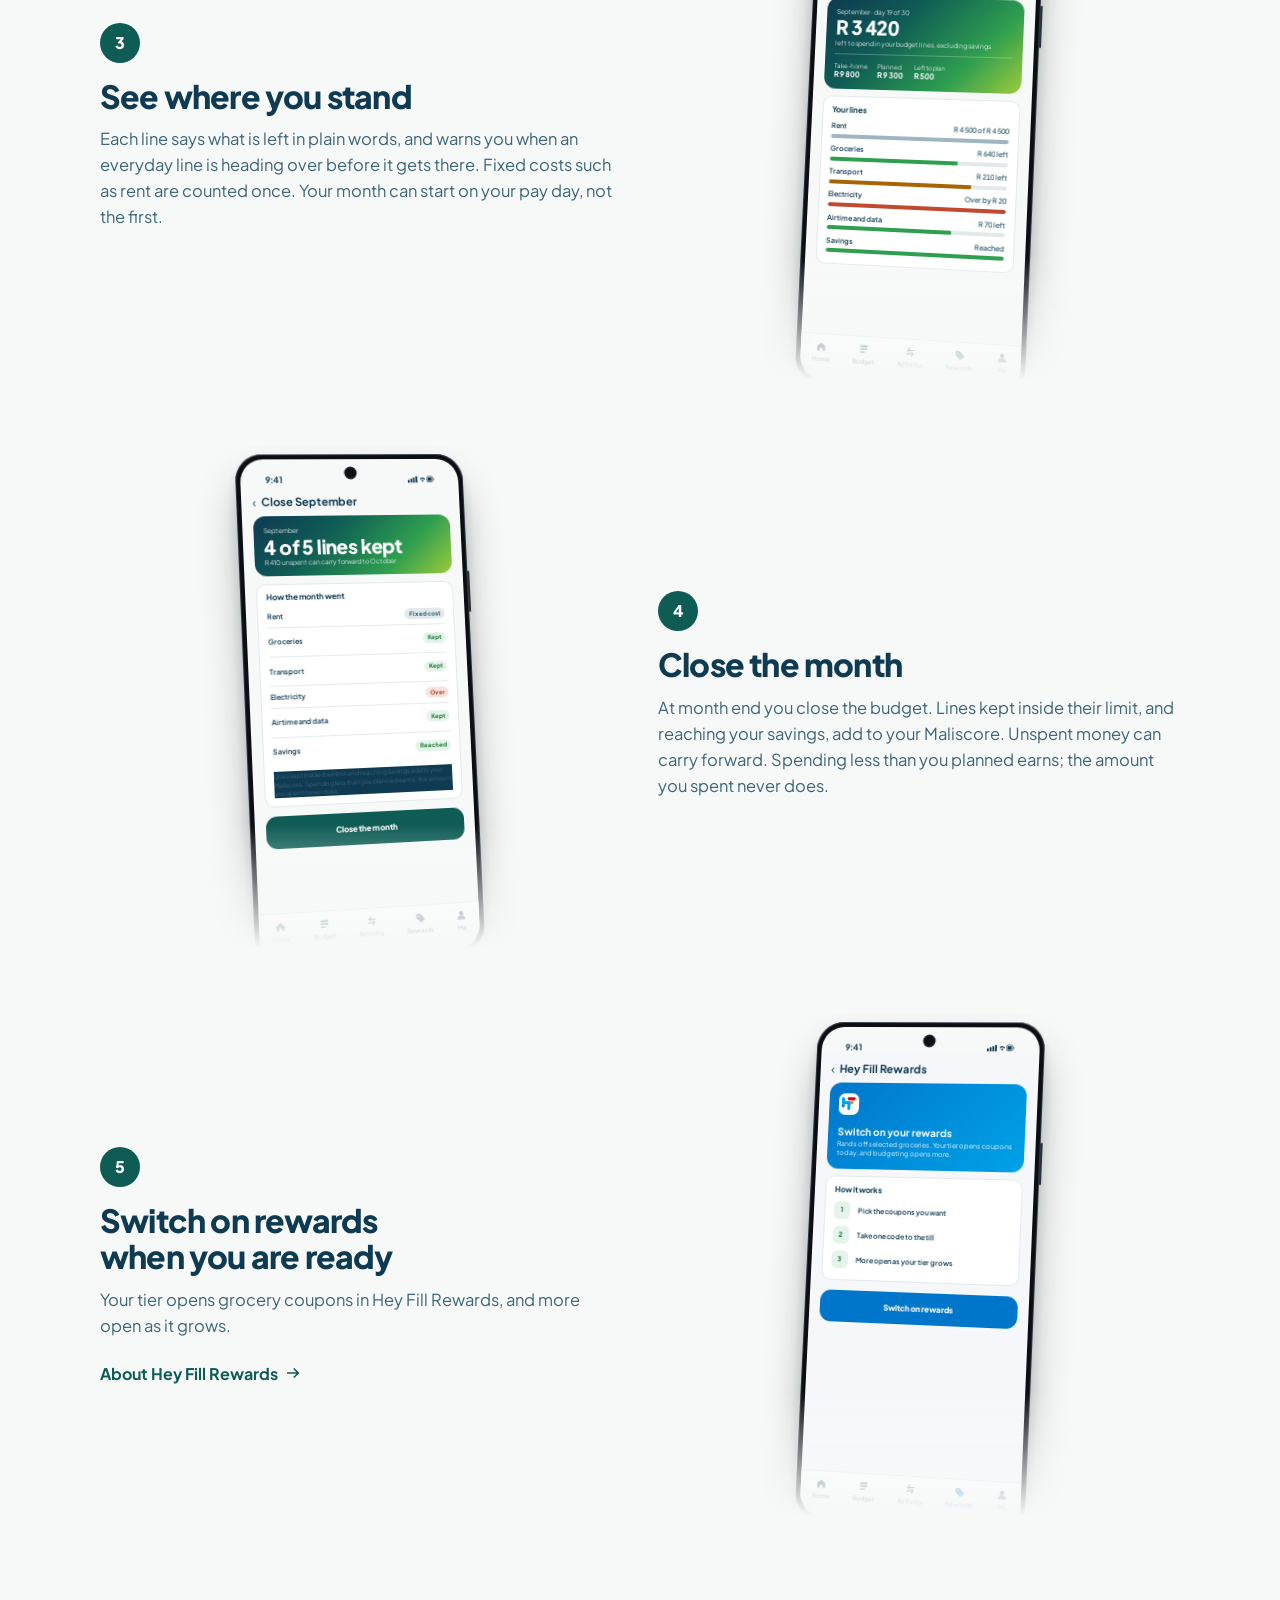
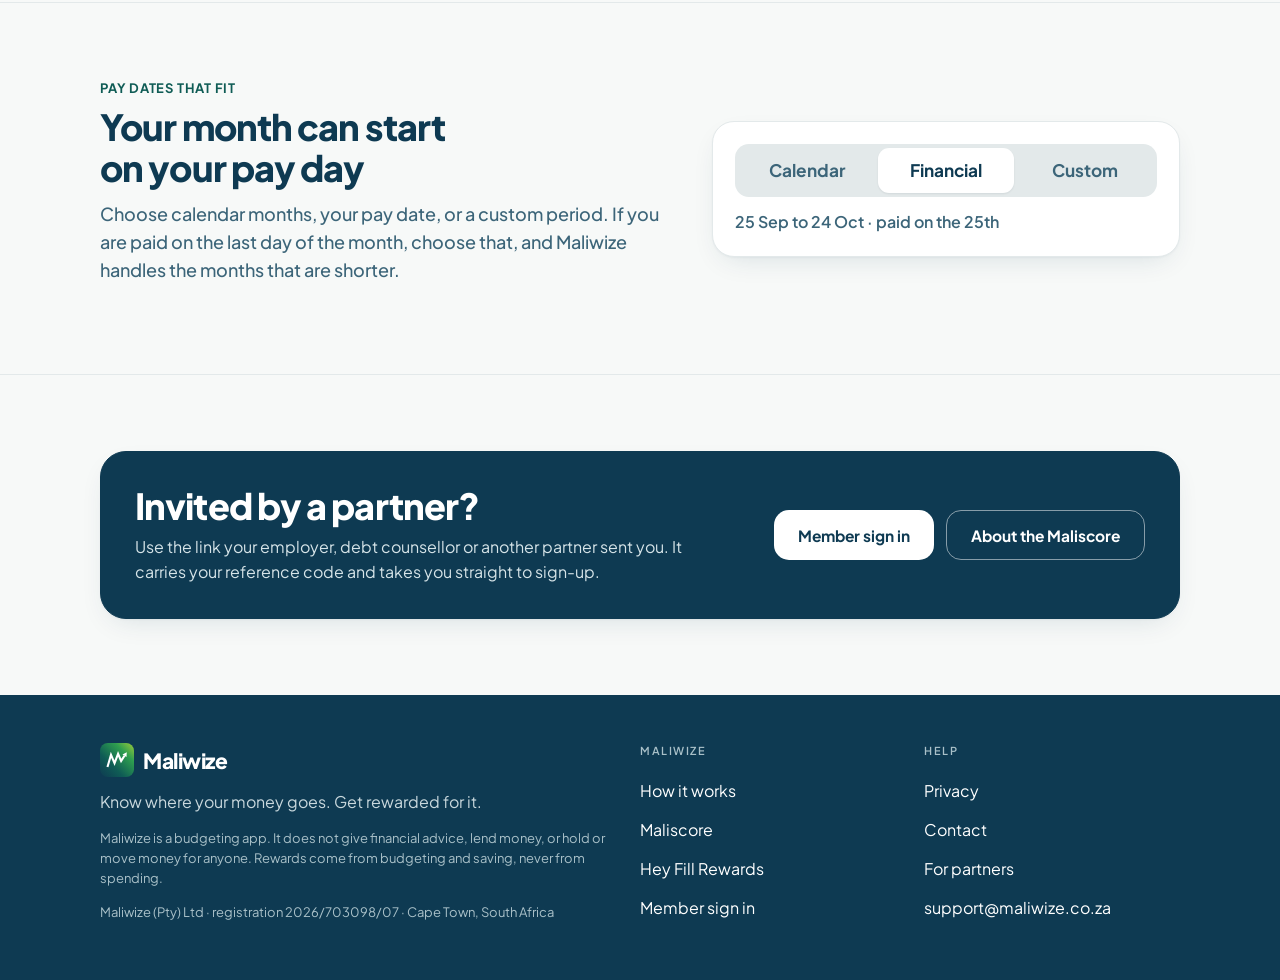
<file: how-it-works/index.html>
<!doctype html>
<html lang="en-ZA">
<head>
  <meta charset="utf-8">
  <meta name="viewport" content="width=device-width, initial-scale=1, viewport-fit=cover">
  <title>How Maliwize works: budget, capture, close the month</title>
  <meta name="description" content="Set up a budget in about two minutes, capture what you spend, see where you stand, close the month and switch on rewards when you are ready.">
  <link rel="canonical" href="https://maliwize.co.za/how-it-works/">
  <meta name="theme-color" content="#0E3A52">
  <link rel="icon" type="image/svg+xml" href="/assets/icon.svg">
  <link rel="apple-touch-icon" href="/assets/apple-touch-icon.png">
  <meta property="og:type" content="website">
  <meta property="og:site_name" content="Maliwize">
  <meta property="og:title" content="How Maliwize works: budget, capture, close the month">
  <meta property="og:description" content="Set up a budget in about two minutes, capture what you spend, see where you stand, close the month and switch on rewards when you are ready.">
  <meta property="og:url" content="https://maliwize.co.za/how-it-works/">
  <meta property="og:image" content="https://maliwize.co.za/assets/og-image.jpg">
  <meta property="og:image:width" content="1200">
  <meta property="og:image:height" content="630">
  <meta property="og:image:alt" content="Maliwize: a budget on a phone, a Maliscore ring and grocery coupons">
  <meta property="og:locale" content="en_ZA">
  <meta name="twitter:card" content="summary_large_image">
  <link rel="preconnect" href="https://fonts.googleapis.com">
  <link rel="preconnect" href="https://fonts.gstatic.com" crossorigin>
  <link rel="stylesheet" href="https://fonts.googleapis.com/css2?family=Plus+Jakarta+Sans:wght@400;500;600;700;800&amp;display=swap">
  <link rel="stylesheet" href="/assets/site.css?v=2026-10-01d">
</head>
<body>
  <a class="skip" href="#main">Skip to content</a>
  <header class="top">
    <div class="wrap">
      <a class="brand" href="/"><img src="/assets/icon.svg" alt="" width="34" height="34">Maliwize</a>
      <input type="checkbox" id="menu" class="menu-box">
      <label for="menu" class="menu-btn"><i></i><i></i><i></i><span class="vh">Menu</span></label>
      <nav class="nav" aria-label="Main">
        <div class="nav-links">
          <a href="/">Home</a>
          <a href="/how-it-works/" aria-current="page">How it works</a>
          <a href="/maliscore/">Maliscore</a>
          <a href="/rewards/">Rewards</a>
          <a href="/contact/">Contact</a>
        </div>
        <a class="signin" href="https://app.maliwize.co.za/auth">Sign in</a>
      </nav>
    </div>
  </header>
  <main id="main">
  <section class="hero small">
    <div class="wrap">
      <div class="hero-copy">
        
        <h1>How Maliwize works</h1>
        <p class="lead">Five steps, and the first one takes about two minutes.</p>
        
      </div>
    </div>
  </section>
    <section class="block walk-block">
      <div class="wrap">
        <ol class="walk">
          <li class="walk-step">
            <div class="walk-copy reveal">
              <span class="walk-k">1</span>
              <h2>Three quick questions</h2>
              <p>Whether you already budget, roughly what comes in and goes on groceries, and when you are paid. Your first budget is filled in from the answers: a typical split, not advice, that you can change.</p>
            </div>
            <div class="walk-visual crop reveal"><div class="phone tilt-r" role="img" aria-label="Your first budget, filled in from three questions"><div class="screen" aria-hidden="true"><div class="island"></div><div class="sb"><span>9:41</span><svg viewBox="0 0 46 12" aria-hidden="true"><rect x="0" y="7" width="3" height="5" rx="1"/><rect x="4.5" y="5" width="3" height="7" rx="1"/><rect x="9" y="3" width="3" height="9" rx="1"/><rect x="13.5" y="1" width="3" height="11" rx="1"/><path d="M21 5.2a7 7 0 0 1 9 0l-1.3 1.6a5 5 0 0 0-6.4 0z"/><path d="M23.3 8a3.6 3.6 0 0 1 4.4 0L25.5 10.6z"/><rect x="33" y="1.5" width="10" height="9" rx="2" fill="none" stroke="currentColor" stroke-width="1.2"/><rect x="34.5" y="3" width="6.5" height="6" rx="1"/><rect x="43.6" y="4.5" width="1.6" height="3" rx=".5"/></svg></div><div class="app"><header class="ah2"><span class="back">‹</span><b>Your first budget</b></header><small class="sub">Filled in from your answers: a typical split, not advice.</small><div class="hc"><small>Take-home pay this month</small><div class="amt">R 9 800</div><div class="hc-stats"><span>Planned<b>R 9 300</b></span><span>Left to plan<b>R 500</b></span></div></div><div class="card"><div class="ch"><b>Planned</b></div><div class="crow"><span>Rent</span><b>R 4 500</b></div><div class="crow"><span>Groceries</span><b>R 2 450</b></div><div class="crow"><span>Transport</span><b>R 1 000</b></div><div class="crow"><span>Electricity</span><b>R 600</b></div><div class="crow"><span>Airtime and data</span><b>R 250</b></div><div class="crow"><span>Savings</span><b>R 500</b></div></div><div class="btn">Save my budget</div><small class="foot center">Money with no line gets a nudge to find one. Savings is a line of its own.</small></div></div></div></div>
          </li>
          <li class="walk-step">
            <div class="walk-copy reveal">
              <span class="walk-k">2</span>
              <h2>Capture what you spend</h2>
              <p>Amount, place and budget line, in a few taps. Card or cash, a tip, a bill split with friends. Or import the statement you download from your banking app.</p>
            </div>
            <div class="walk-visual crop reveal"><div class="phone tilt-l" role="img" aria-label="The Capture screen: an amount, where it was spent, the budget line, cash or card, and a bill split"><div class="screen" aria-hidden="true"><div class="island"></div><div class="sb"><span>9:41</span><svg viewBox="0 0 46 12" aria-hidden="true"><rect x="0" y="7" width="3" height="5" rx="1"/><rect x="4.5" y="5" width="3" height="7" rx="1"/><rect x="9" y="3" width="3" height="9" rx="1"/><rect x="13.5" y="1" width="3" height="11" rx="1"/><path d="M21 5.2a7 7 0 0 1 9 0l-1.3 1.6a5 5 0 0 0-6.4 0z"/><path d="M23.3 8a3.6 3.6 0 0 1 4.4 0L25.5 10.6z"/><rect x="33" y="1.5" width="10" height="9" rx="2" fill="none" stroke="currentColor" stroke-width="1.2"/><rect x="34.5" y="3" width="6.5" height="6" rx="1"/><rect x="43.6" y="4.5" width="1.6" height="3" rx=".5"/></svg></div><div class="app"><header class="ah2"><span class="back">‹</span><b>Capture</b></header><div class="amtin"><small>Amount</small><div class="big">R 86<span>,50</span></div></div><div class="field"><small>Where</small><b>Spaza shop</b></div><div class="field"><small>Budget line</small><div class="chips"><span class="on">Groceries</span><span>Transport</span><span>Airtime and data</span></div></div><div class="seg"><span class="on">Cash</span><span>Card</span></div><div class="field split"><span>Split the bill<small>Capture only your share</small></span><span class="tog on"><i></i></span></div><div class="field split"><span>Tip<small>Added on top</small></span><b>10%</b></div><div class="btn">Save</div><div class="card"><div class="ch"><b>Recent</b><span>All</span></div><div class="crow"><span>Taxi to work<small>Transport · today</small></span><b class="clay">−R 32</b></div><div class="crow"><span>Airtime<small>Airtime and data · yesterday</small></span><b class="clay">−R 55</b></div></div></div><div class="tb"><span class=""><svg viewBox="0 0 24 24"><path d="M4 11.5 12 5l8 6.5V19a1 1 0 0 1-1 1h-4.5v-5h-5v5H5a1 1 0 0 1-1-1z"/></svg>Home</span><span class=""><svg viewBox="0 0 24 24"><path d="M5 5h14v3H5zm0 5.5h14v3H5zm0 5.5h9v3H5z"/></svg>Budget</span><span class="on"><svg viewBox="0 0 24 24"><path d="M4 16.5h11.2l-2.6 2.6 1.4 1.4 5-5-5-5-1.4 1.4 2.6 2.6H4zm16-9H8.8l2.6-2.6L10 3.5l-5 5 5 5 1.4-1.4L8.8 9.5H20z"/></svg>Activity</span><span class=""><svg viewBox="0 0 24 24"><path d="M3.5 4.5h7.6l9.4 9.4-7.6 7.6-9.4-9.4zm4 2.5a1.5 1.5 0 1 0 0 3 1.5 1.5 0 0 0 0-3z"/></svg>Rewards</span><span class=""><svg viewBox="0 0 24 24"><circle cx="12" cy="8" r="4"/><path d="M4 20a8 8 0 0 1 16 0z"/></svg>Me</span></div></div></div></div>
          </li>
          <li class="walk-step">
            <div class="walk-copy reveal">
              <span class="walk-k">3</span>
              <h2>See where you stand</h2>
              <p>Each line says what is left in plain words, and warns you when an everyday line is heading over before it gets there. Fixed costs such as rent are counted once. Your month can start on your pay day, not the first.</p>
            </div>
            <div class="walk-visual crop reveal"><div class="phone tilt-r" role="img" aria-label="The Budget screen: take-home pay, planned lines, and each line's progress in words"><div class="screen" aria-hidden="true"><div class="island"></div><div class="sb"><span>9:41</span><svg viewBox="0 0 46 12" aria-hidden="true"><rect x="0" y="7" width="3" height="5" rx="1"/><rect x="4.5" y="5" width="3" height="7" rx="1"/><rect x="9" y="3" width="3" height="9" rx="1"/><rect x="13.5" y="1" width="3" height="11" rx="1"/><path d="M21 5.2a7 7 0 0 1 9 0l-1.3 1.6a5 5 0 0 0-6.4 0z"/><path d="M23.3 8a3.6 3.6 0 0 1 4.4 0L25.5 10.6z"/><rect x="33" y="1.5" width="10" height="9" rx="2" fill="none" stroke="currentColor" stroke-width="1.2"/><rect x="34.5" y="3" width="6.5" height="6" rx="1"/><rect x="43.6" y="4.5" width="1.6" height="3" rx=".5"/></svg></div><div class="app"><header class="ah2"><b>Budget</b><span class="link">Edit</span></header><div class="pb"><div class="seg"><span class="on">Calendar</span><span>Financial</span><span>Custom</span></div><small>September · day 19 of 30</small></div><div class="hc"><small>September · day 19 of 30</small><div class="amt">R 3 420</div><small>left to spend in your budget lines, excluding savings</small><div class="hc-stats"><span>Take-home<b>R 9 800</b></span><span>Planned<b>R 9 300</b></span><span>Left to plan<b>R 500</b></span></div></div><div class="card"><div class="ch"><b>Your lines</b></div><div class="ln"><div class="ln-h"><span>Rent</span><span class="fixed">R 4 500 of R 4 500</span></div><div class="bar"><i class="p100 fixed"></i></div></div><div class="ln"><div class="ln-h"><span>Groceries</span><span class="">R 640 left</span></div><div class="bar"><i class="p72 "></i></div></div><div class="ln"><div class="ln-h"><span>Transport</span><span class="near">R 210 left</span></div><div class="bar"><i class="p80 near"></i></div></div><div class="ln"><div class="ln-h"><span>Electricity</span><span class="over">Over by R 20</span></div><div class="bar"><i class="p100 over"></i></div></div><div class="ln"><div class="ln-h"><span>Airtime and data</span><span class="">R 70 left</span></div><div class="bar"><i class="p70 "></i></div></div><div class="ln"><div class="ln-h"><span>Savings</span><span class="green">Reached</span></div><div class="bar"><i class="p100 "></i></div></div></div></div><div class="tb"><span class=""><svg viewBox="0 0 24 24"><path d="M4 11.5 12 5l8 6.5V19a1 1 0 0 1-1 1h-4.5v-5h-5v5H5a1 1 0 0 1-1-1z"/></svg>Home</span><span class="on"><svg viewBox="0 0 24 24"><path d="M5 5h14v3H5zm0 5.5h14v3H5zm0 5.5h9v3H5z"/></svg>Budget</span><span class=""><svg viewBox="0 0 24 24"><path d="M4 16.5h11.2l-2.6 2.6 1.4 1.4 5-5-5-5-1.4 1.4 2.6 2.6H4zm16-9H8.8l2.6-2.6L10 3.5l-5 5 5 5 1.4-1.4L8.8 9.5H20z"/></svg>Activity</span><span class=""><svg viewBox="0 0 24 24"><path d="M3.5 4.5h7.6l9.4 9.4-7.6 7.6-9.4-9.4zm4 2.5a1.5 1.5 0 1 0 0 3 1.5 1.5 0 0 0 0-3z"/></svg>Rewards</span><span class=""><svg viewBox="0 0 24 24"><circle cx="12" cy="8" r="4"/><path d="M4 20a8 8 0 0 1 16 0z"/></svg>Me</span></div></div></div></div>
          </li>
          <li class="walk-step">
            <div class="walk-copy reveal">
              <span class="walk-k">4</span>
              <h2>Close the month</h2>
              <p>At month end you close the budget. Lines kept inside their limit, and reaching your savings, add to your Maliscore. Unspent money can carry forward. Spending less than you planned earns; the amount you spent never does.</p>
            </div>
            <div class="walk-visual crop reveal"><div class="phone tilt-l" role="img" aria-label="Closing the month: which lines were kept inside their limit, and what carries forward"><div class="screen" aria-hidden="true"><div class="island"></div><div class="sb"><span>9:41</span><svg viewBox="0 0 46 12" aria-hidden="true"><rect x="0" y="7" width="3" height="5" rx="1"/><rect x="4.5" y="5" width="3" height="7" rx="1"/><rect x="9" y="3" width="3" height="9" rx="1"/><rect x="13.5" y="1" width="3" height="11" rx="1"/><path d="M21 5.2a7 7 0 0 1 9 0l-1.3 1.6a5 5 0 0 0-6.4 0z"/><path d="M23.3 8a3.6 3.6 0 0 1 4.4 0L25.5 10.6z"/><rect x="33" y="1.5" width="10" height="9" rx="2" fill="none" stroke="currentColor" stroke-width="1.2"/><rect x="34.5" y="3" width="6.5" height="6" rx="1"/><rect x="43.6" y="4.5" width="1.6" height="3" rx=".5"/></svg></div><div class="app"><header class="ah2"><span class="back">‹</span><b>Close September</b></header><div class="hc"><small>September</small><div class="amt">4 of 5 lines kept</div><small>R 410 unspent can carry forward to October</small></div><div class="card"><div class="ch"><b>How the month went</b></div><div class="crow"><span>Rent</span><span class="badge">Fixed cost</span></div><div class="crow"><span>Groceries</span><span class="badge ok">Kept</span></div><div class="crow"><span>Transport</span><span class="badge ok">Kept</span></div><div class="crow"><span>Electricity</span><span class="badge over">Over</span></div><div class="crow"><span>Airtime and data</span><span class="badge ok">Kept</span></div><div class="crow"><span>Savings</span><span class="badge ok">Reached</span></div><small class="foot">Lines kept inside their limit and reaching Savings add to your Maliscore. Spending less than you planned earns; the amount you spent never does.</small></div><div class="btn">Close the month</div></div><div class="tb"><span class=""><svg viewBox="0 0 24 24"><path d="M4 11.5 12 5l8 6.5V19a1 1 0 0 1-1 1h-4.5v-5h-5v5H5a1 1 0 0 1-1-1z"/></svg>Home</span><span class="on"><svg viewBox="0 0 24 24"><path d="M5 5h14v3H5zm0 5.5h14v3H5zm0 5.5h9v3H5z"/></svg>Budget</span><span class=""><svg viewBox="0 0 24 24"><path d="M4 16.5h11.2l-2.6 2.6 1.4 1.4 5-5-5-5-1.4 1.4 2.6 2.6H4zm16-9H8.8l2.6-2.6L10 3.5l-5 5 5 5 1.4-1.4L8.8 9.5H20z"/></svg>Activity</span><span class=""><svg viewBox="0 0 24 24"><path d="M3.5 4.5h7.6l9.4 9.4-7.6 7.6-9.4-9.4zm4 2.5a1.5 1.5 0 1 0 0 3 1.5 1.5 0 0 0 0-3z"/></svg>Rewards</span><span class=""><svg viewBox="0 0 24 24"><circle cx="12" cy="8" r="4"/><path d="M4 20a8 8 0 0 1 16 0z"/></svg>Me</span></div></div></div></div>
          </li>
          <li class="walk-step">
            <div class="walk-copy reveal">
              <span class="walk-k">5</span>
              <h2>Switch on rewards when you are ready</h2>
              <p>Your tier opens grocery coupons in Hey Fill Rewards, and more open as it grows.</p>
              <a class="more" href="/rewards/">About Hey Fill Rewards <svg viewBox="0 0 24 24" aria-hidden="true"><path d="M4 12h14m-5-6 6 6-6 6" fill="none" stroke="currentColor" stroke-width="2.2"/></svg></a>
            </div>
            <div class="walk-visual crop reveal"><div class="phone tilt-r" role="img" aria-label="Switching on Hey Fill Rewards in the app: pick coupons, take one code to the till"><div class="screen" aria-hidden="true"><div class="island"></div><div class="sb"><span>9:41</span><svg viewBox="0 0 46 12" aria-hidden="true"><rect x="0" y="7" width="3" height="5" rx="1"/><rect x="4.5" y="5" width="3" height="7" rx="1"/><rect x="9" y="3" width="3" height="9" rx="1"/><rect x="13.5" y="1" width="3" height="11" rx="1"/><path d="M21 5.2a7 7 0 0 1 9 0l-1.3 1.6a5 5 0 0 0-6.4 0z"/><path d="M23.3 8a3.6 3.6 0 0 1 4.4 0L25.5 10.6z"/><rect x="33" y="1.5" width="10" height="9" rx="2" fill="none" stroke="currentColor" stroke-width="1.2"/><rect x="34.5" y="3" width="6.5" height="6" rx="1"/><rect x="43.6" y="4.5" width="1.6" height="3" rx=".5"/></svg></div><div class="app hf"><header class="ah2"><span class="back">‹</span><b>Hey Fill Rewards</b></header><div class="hfhero"><span class="hfm"><svg viewBox="41.76 22.59 683.12 620.38" aria-hidden="true" focusable="false"><path fill="#0076CA" d="M188.85 360.84v84.39c0 40.62-32.94 73.54-73.54 73.54-20.31 0-38.69-8.23-52.01-21.54-13.31-13.31-21.54-31.69-21.54-52.01V287.3c0 40.61 32.92 73.54 73.54 73.54h73.55z"/><path fill="#D70027" d="M724.88 96.13c0 20.31-8.23 38.69-21.54 52.01-13.31 13.31-31.69 21.54-52.01 21.54H390.91c-40.62 0-73.54-32.94-73.54-73.54 0-20.31 8.23-38.69 21.54-52.01 13.31-13.31 31.69-21.54 52.01-21.54h260.42c40.62 0 73.54 32.92 73.54 73.54z"/><path fill="#00A2E7" d="M471.7 287.3v282.13c0 40.61-32.92 73.54-73.54 73.54-20.31 0-38.69-8.23-52.01-21.54-13.31-13.31-21.54-31.69-21.54-52.01V360.84H115.3c-40.62 0-73.54-32.94-73.54-73.54V96.13c0-40.62 32.92-73.54 73.54-73.54 20.31 0 38.69 8.23 52.01 21.54s21.54 31.69 21.54 52.01v117.62h209.31c20.31 0 38.69 8.23 52.01 21.54 13.31 13.31 21.54 31.69 21.54 52z"/><path fill="#FD8514" d="M619.92 287.3c0 20.29-8.23 38.69-21.54 52.01-13.31 13.29-31.69 21.54-52.01 21.54H471.7V287.3c0-20.31-8.23-38.69-21.54-52.01-13.31-13.31-31.69-21.54-52.01-21.54h148.22c40.63 0 73.55 32.92 73.55 73.55z"/></svg></span><b>Switch on your rewards</b><small>Rands off selected groceries. Your tier opens coupons today, and budgeting opens more.</small></div><div class="card"><div class="ch"><b>How it works</b></div><div class="rule"><span class="ic">1</span><span>Pick the coupons you want</span></div><div class="rule"><span class="ic">2</span><span>Take one code to the till</span></div><div class="rule"><span class="ic">3</span><span>More open as your tier grows</span></div></div><div class="btn hfb">Switch on rewards</div></div><div class="tb"><span class=""><svg viewBox="0 0 24 24"><path d="M4 11.5 12 5l8 6.5V19a1 1 0 0 1-1 1h-4.5v-5h-5v5H5a1 1 0 0 1-1-1z"/></svg>Home</span><span class=""><svg viewBox="0 0 24 24"><path d="M5 5h14v3H5zm0 5.5h14v3H5zm0 5.5h9v3H5z"/></svg>Budget</span><span class=""><svg viewBox="0 0 24 24"><path d="M4 16.5h11.2l-2.6 2.6 1.4 1.4 5-5-5-5-1.4 1.4 2.6 2.6H4zm16-9H8.8l2.6-2.6L10 3.5l-5 5 5 5 1.4-1.4L8.8 9.5H20z"/></svg>Activity</span><span class="on"><svg viewBox="0 0 24 24"><path d="M3.5 4.5h7.6l9.4 9.4-7.6 7.6-9.4-9.4zm4 2.5a1.5 1.5 0 1 0 0 3 1.5 1.5 0 0 0 0-3z"/></svg>Rewards</span><span class=""><svg viewBox="0 0 24 24"><circle cx="12" cy="8" r="4"/><path d="M4 20a8 8 0 0 1 16 0z"/></svg>Me</span></div></div></div></div>
          </li>
        </ol>
      </div>
    </section>    <section class="block">
      <div class="wrap">
        <div class="split">
          <div>
            <p class="label reveal">Pay dates that fit</p>
            <h2 class="reveal">Your month can start on your pay day</h2>
            <p class="lead reveal">Choose calendar months, your pay date, or a custom period. If you are paid on the last day of the month, choose that, and Maliwize handles the months that are shorter.</p>
          </div>
          <div class="period-demo reveal" aria-hidden="true">
            <div class="seg big"><span>Calendar</span><span class="on">Financial</span><span>Custom</span></div>
            <p class="period-line">25 Sep to 24 Oct · paid on the 25th</p>
          </div>
        </div>
      </div>
    </section>    <section class="block">
      <div class="wrap">
        <div class="cta reveal">
          <div>
            <h2>Invited by a partner?</h2>
            <p class="muted">Use the link your employer, debt counsellor or another partner sent you. It carries your reference code and takes you straight to sign-up.</p>
          </div>
          <div class="actions"><a class="btn teal" href="https://app.maliwize.co.za/auth">Member sign in</a><a class="btn outline" href="/maliscore/">About the Maliscore</a></div>
        </div>
      </div>
    </section>
  </main>
  <footer class="foot">
    <div class="wrap">
      <div class="foot-brand">
        <a class="brand" href="/"><img src="/assets/icon.svg" alt="" width="34" height="34">Maliwize</a>
        <p>Know where your money goes. Get rewarded for it.</p>
        <p class="legal">Maliwize is a budgeting app. It does not give financial advice, lend money, or hold or move money for anyone. Rewards come from budgeting and saving, never from spending.</p>
        <p class="legal">Maliwize (Pty) Ltd &middot; registration 2026/703098/07 &middot; Cape Town, South Africa</p>
      </div>
      <div>
        <p class="caption">Maliwize</p>
        <ul>
          <li><a href="/how-it-works/">How it works</a></li>
          <li><a href="/maliscore/">Maliscore</a></li>
          <li><a href="/rewards/">Hey Fill Rewards</a></li>
          <li><a href="https://app.maliwize.co.za/auth">Member sign in</a></li>
        </ul>
      </div>
      <div>
        <p class="caption">Help</p>
        <ul>
          <li><a href="/privacy/">Privacy</a></li>
          <li><a href="/contact/">Contact</a></li>
          <li><a href="/contact/#partners">For partners</a></li>
          <li><a href="mailto:support@maliwize.co.za">support@maliwize.co.za</a></li>
        </ul>
      </div>
    </div>
  </footer>
</body>
</html>
</file>
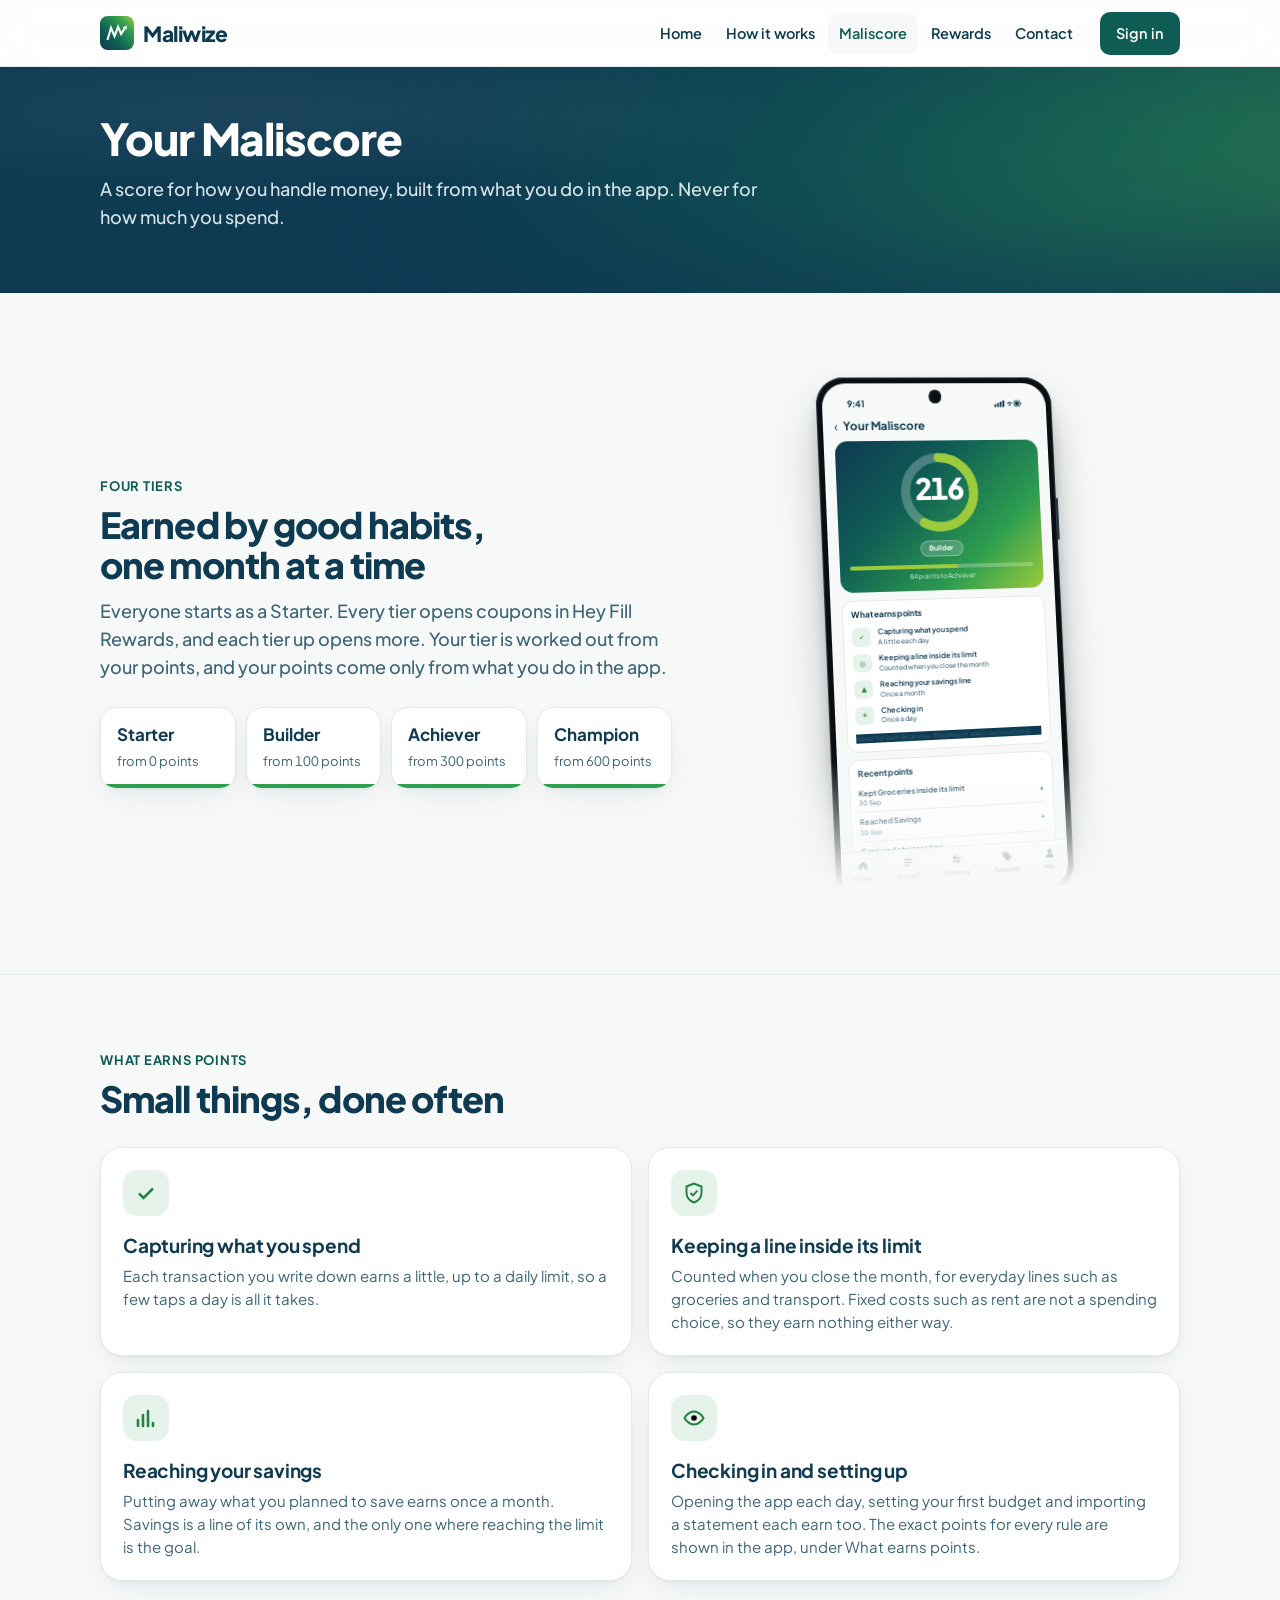
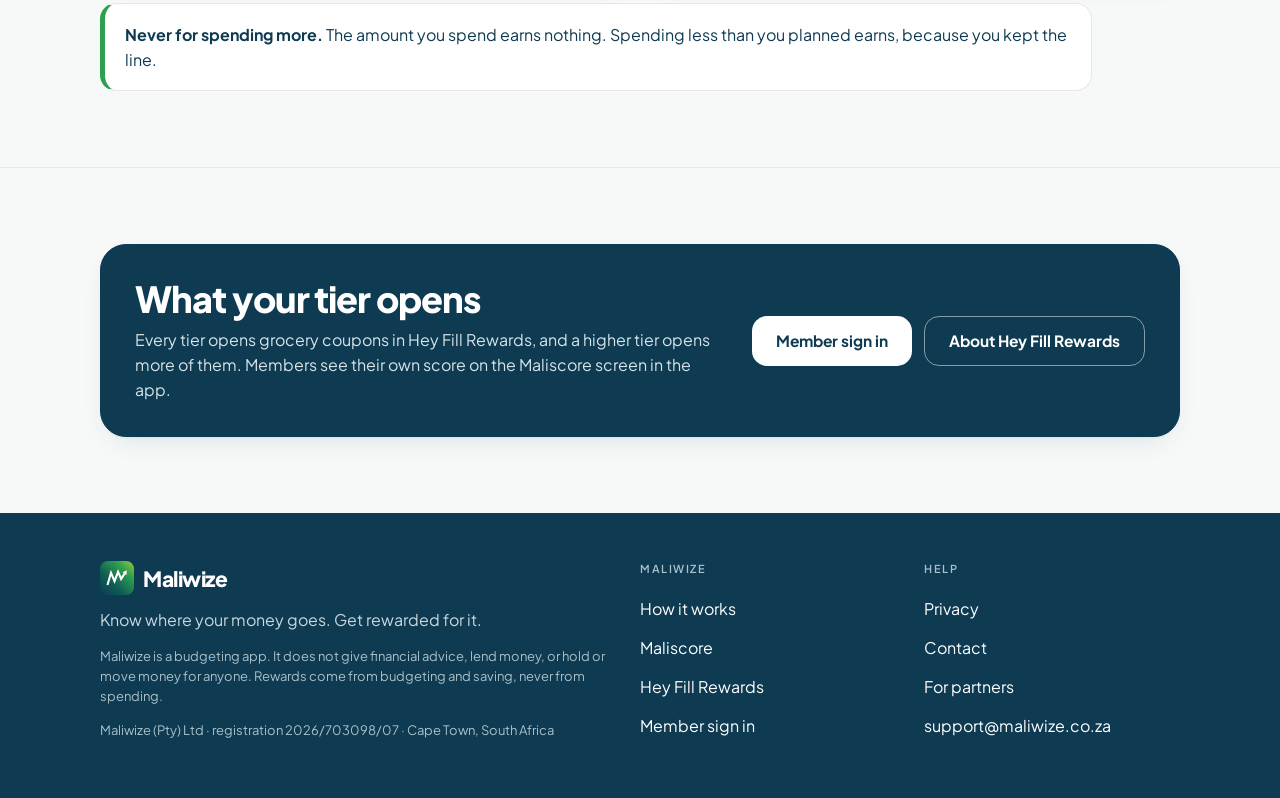
<file: maliscore/index.html>
<!doctype html>
<html lang="en-ZA">
<head>
  <meta charset="utf-8">
  <meta name="viewport" content="width=device-width, initial-scale=1, viewport-fit=cover">
  <title>Maliscore: a score for good money habits, never for spending</title>
  <meta name="description" content="The Maliscore grows when you capture your spending, keep budget lines inside their limit and reach your savings. Four tiers, from Starter to Champion. Never for spending.">
  <link rel="canonical" href="https://maliwize.co.za/maliscore/">
  <meta name="theme-color" content="#0E3A52">
  <link rel="icon" type="image/svg+xml" href="/assets/icon.svg">
  <link rel="apple-touch-icon" href="/assets/apple-touch-icon.png">
  <meta property="og:type" content="website">
  <meta property="og:site_name" content="Maliwize">
  <meta property="og:title" content="Maliscore: a score for good money habits, never for spending">
  <meta property="og:description" content="The Maliscore grows when you capture your spending, keep budget lines inside their limit and reach your savings. Four tiers, from Starter to Champion. Never for spending.">
  <meta property="og:url" content="https://maliwize.co.za/maliscore/">
  <meta property="og:image" content="https://maliwize.co.za/assets/og-image.jpg">
  <meta property="og:image:width" content="1200">
  <meta property="og:image:height" content="630">
  <meta property="og:image:alt" content="Maliwize: a budget on a phone, a Maliscore ring and grocery coupons">
  <meta property="og:locale" content="en_ZA">
  <meta name="twitter:card" content="summary_large_image">
  <link rel="preconnect" href="https://fonts.googleapis.com">
  <link rel="preconnect" href="https://fonts.gstatic.com" crossorigin>
  <link rel="stylesheet" href="https://fonts.googleapis.com/css2?family=Plus+Jakarta+Sans:wght@400;500;600;700;800&amp;display=swap">
  <link rel="stylesheet" href="/assets/site.css?v=2026-10-01d">
</head>
<body>
  <a class="skip" href="#main">Skip to content</a>
  <header class="top">
    <div class="wrap">
      <a class="brand" href="/"><img src="/assets/icon.svg" alt="" width="34" height="34">Maliwize</a>
      <input type="checkbox" id="menu" class="menu-box">
      <label for="menu" class="menu-btn"><i></i><i></i><i></i><span class="vh">Menu</span></label>
      <nav class="nav" aria-label="Main">
        <div class="nav-links">
          <a href="/">Home</a>
          <a href="/how-it-works/">How it works</a>
          <a href="/maliscore/" aria-current="page">Maliscore</a>
          <a href="/rewards/">Rewards</a>
          <a href="/contact/">Contact</a>
        </div>
        <a class="signin" href="https://app.maliwize.co.za/auth">Sign in</a>
      </nav>
    </div>
  </header>
  <main id="main">
  <section class="hero small">
    <div class="wrap">
      <div class="hero-copy">
        
        <h1>Your Maliscore</h1>
        <p class="lead">A score for how you handle money, built from what you do in the app. Never for how much you spend.</p>
        
      </div>
    </div>
  </section>
    <section class="block">
      <div class="wrap">
        <div class="split">
          <div>
            <p class="label reveal">Four tiers</p>
            <h2 class="reveal">Earned by good habits, one month at a time</h2>
            <p class="lead reveal">Everyone starts as a Starter. Every tier opens coupons in Hey Fill Rewards, and each tier up opens more. Your tier is worked out from your points, and your points come only from what you do in the app.</p>
            <ol class="tiers dark reveal" aria-label="The four tiers">
              <li><b>Starter</b><span>from 0 points</span></li>
              <li><b>Builder</b><span>from 100 points</span></li>
              <li><b>Achiever</b><span>from 300 points</span></li>
              <li><b>Champion</b><span>from 600 points</span></li>
            </ol>
          </div>
          <div class="split-visual crop reveal"><div class="phone tilt-l" role="img" aria-label="The Maliscore screen: the score, the tier, the way to the next tier, and what earns points"><div class="screen" aria-hidden="true"><div class="island"></div><div class="sb"><span>9:41</span><svg viewBox="0 0 46 12" aria-hidden="true"><rect x="0" y="7" width="3" height="5" rx="1"/><rect x="4.5" y="5" width="3" height="7" rx="1"/><rect x="9" y="3" width="3" height="9" rx="1"/><rect x="13.5" y="1" width="3" height="11" rx="1"/><path d="M21 5.2a7 7 0 0 1 9 0l-1.3 1.6a5 5 0 0 0-6.4 0z"/><path d="M23.3 8a3.6 3.6 0 0 1 4.4 0L25.5 10.6z"/><rect x="33" y="1.5" width="10" height="9" rx="2" fill="none" stroke="currentColor" stroke-width="1.2"/><rect x="34.5" y="3" width="6.5" height="6" rx="1"/><rect x="43.6" y="4.5" width="1.6" height="3" rx=".5"/></svg></div><div class="app"><header class="ah2"><span class="back">‹</span><b>Your Maliscore</b></header><div class="score"><svg class="bigring p58" viewBox="0 0 60 60" aria-hidden="true"><circle class="track" cx="30" cy="30" r="26"/><circle class="val" cx="30" cy="30" r="26"/></svg><div class="big count n-216"><span class="static">216</span></div><span class="pill">Builder</span><div class="bar"><i class="p58 "></i></div><small>84 points to Achiever</small></div><div class="card"><div class="ch"><b>What earns points</b></div><div class="rule"><span class="ic">✓</span><span>Capturing what you spend<small>A little each day</small></span></div><div class="rule"><span class="ic">◎</span><span>Keeping a line inside its limit<small>Counted when you close the month</small></span></div><div class="rule"><span class="ic">▲</span><span>Reaching your savings line<small>Once a month</small></span></div><div class="rule"><span class="ic">☀</span><span>Checking in<small>Once a day</small></span></div><small class="foot">Never for spending more. The amount spent earns nothing.</small></div><div class="card"><div class="ch"><b>Recent points</b></div><div class="crow"><span>Kept Groceries inside its limit<small>30 Sep</small></span><b class="green">+</b></div><div class="crow"><span>Reached Savings<small>30 Sep</small></span><b class="green">+</b></div><div class="crow"><span>Captured a transaction<small>Today</small></span><b class="green">+</b></div></div></div><div class="tb"><span class="on"><svg viewBox="0 0 24 24"><path d="M4 11.5 12 5l8 6.5V19a1 1 0 0 1-1 1h-4.5v-5h-5v5H5a1 1 0 0 1-1-1z"/></svg>Home</span><span class=""><svg viewBox="0 0 24 24"><path d="M5 5h14v3H5zm0 5.5h14v3H5zm0 5.5h9v3H5z"/></svg>Budget</span><span class=""><svg viewBox="0 0 24 24"><path d="M4 16.5h11.2l-2.6 2.6 1.4 1.4 5-5-5-5-1.4 1.4 2.6 2.6H4zm16-9H8.8l2.6-2.6L10 3.5l-5 5 5 5 1.4-1.4L8.8 9.5H20z"/></svg>Activity</span><span class=""><svg viewBox="0 0 24 24"><path d="M3.5 4.5h7.6l9.4 9.4-7.6 7.6-9.4-9.4zm4 2.5a1.5 1.5 0 1 0 0 3 1.5 1.5 0 0 0 0-3z"/></svg>Rewards</span><span class=""><svg viewBox="0 0 24 24"><circle cx="12" cy="8" r="4"/><path d="M4 20a8 8 0 0 1 16 0z"/></svg>Me</span></div></div></div></div>
        </div>
      </div>
    </section>    <section class="block">
      <div class="wrap">
        <p class="label reveal">What earns points</p>
        <h2 class="reveal">Small things, done often</h2>
        <div class="rules">
          <div class="rule-card reveal"><span class="ic"><svg viewBox="0 0 24 24" aria-hidden="true"><path d="m5 12.5 4.5 4.5L19 7.5" fill="none" stroke="currentColor" stroke-width="2.5"/></svg></span><h3>Capturing what you spend</h3><p>Each transaction you write down earns a little, up to a daily limit, so a few taps a day is all it takes.</p></div>
          <div class="rule-card reveal"><span class="ic"><svg viewBox="0 0 24 24" aria-hidden="true"><path d="M12 2.5 4.5 5.5v6c0 4.8 3.2 8.4 7.5 10 4.3-1.6 7.5-5.2 7.5-10v-6z" fill="none" stroke="currentColor" stroke-width="2"/><path d="m8.5 12 2.4 2.4 4.6-4.8" fill="none" stroke="currentColor" stroke-width="2"/></svg></span><h3>Keeping a line inside its limit</h3><p>Counted when you close the month, for everyday lines such as groceries and transport. Fixed costs such as rent are not a spending choice, so they earn nothing either way.</p></div>
          <div class="rule-card reveal"><span class="ic"><svg viewBox="0 0 24 24" aria-hidden="true"><path d="M4 20V14M9 20V9M14 20V5M19 20v-3" fill="none" stroke="currentColor" stroke-width="2.6" stroke-linecap="round"/></svg></span><h3>Reaching your savings</h3><p>Putting away what you planned to save earns once a month. Savings is a line of its own, and the only one where reaching the limit is the goal.</p></div>
          <div class="rule-card reveal"><span class="ic"><svg viewBox="0 0 24 24" aria-hidden="true"><path d="M2.5 12s3.5-6.5 9.5-6.5 9.5 6.5 9.5 6.5-3.5 6.5-9.5 6.5S2.5 12 2.5 12z" fill="none" stroke="currentColor" stroke-width="2"/><circle cx="12" cy="12" r="2.8"/></svg></span><h3>Checking in and setting up</h3><p>Opening the app each day, setting your first budget and importing a statement each earn too. The exact points for every rule are shown in the app, under What earns points.</p></div>
        </div>
        <div class="promise reveal"><p><b>Never for spending more.</b> The amount you spend earns nothing. Spending less than you planned earns, because you kept the line.</p></div>
      </div>
    </section>    <section class="block">
      <div class="wrap">
        <div class="cta reveal">
          <div>
            <h2>What your tier opens</h2>
            <p class="muted">Every tier opens grocery coupons in Hey Fill Rewards, and a higher tier opens more of them. Members see their own score on the Maliscore screen in the app.</p>
          </div>
          <div class="actions"><a class="btn teal" href="https://app.maliwize.co.za/auth">Member sign in</a><a class="btn outline" href="/rewards/">About Hey Fill Rewards</a></div>
        </div>
      </div>
    </section>
  </main>
  <footer class="foot">
    <div class="wrap">
      <div class="foot-brand">
        <a class="brand" href="/"><img src="/assets/icon.svg" alt="" width="34" height="34">Maliwize</a>
        <p>Know where your money goes. Get rewarded for it.</p>
        <p class="legal">Maliwize is a budgeting app. It does not give financial advice, lend money, or hold or move money for anyone. Rewards come from budgeting and saving, never from spending.</p>
        <p class="legal">Maliwize (Pty) Ltd &middot; registration 2026/703098/07 &middot; Cape Town, South Africa</p>
      </div>
      <div>
        <p class="caption">Maliwize</p>
        <ul>
          <li><a href="/how-it-works/">How it works</a></li>
          <li><a href="/maliscore/">Maliscore</a></li>
          <li><a href="/rewards/">Hey Fill Rewards</a></li>
          <li><a href="https://app.maliwize.co.za/auth">Member sign in</a></li>
        </ul>
      </div>
      <div>
        <p class="caption">Help</p>
        <ul>
          <li><a href="/privacy/">Privacy</a></li>
          <li><a href="/contact/">Contact</a></li>
          <li><a href="/contact/#partners">For partners</a></li>
          <li><a href="mailto:support@maliwize.co.za">support@maliwize.co.za</a></li>
        </ul>
      </div>
    </div>
  </footer>
</body>
</html>
</file>
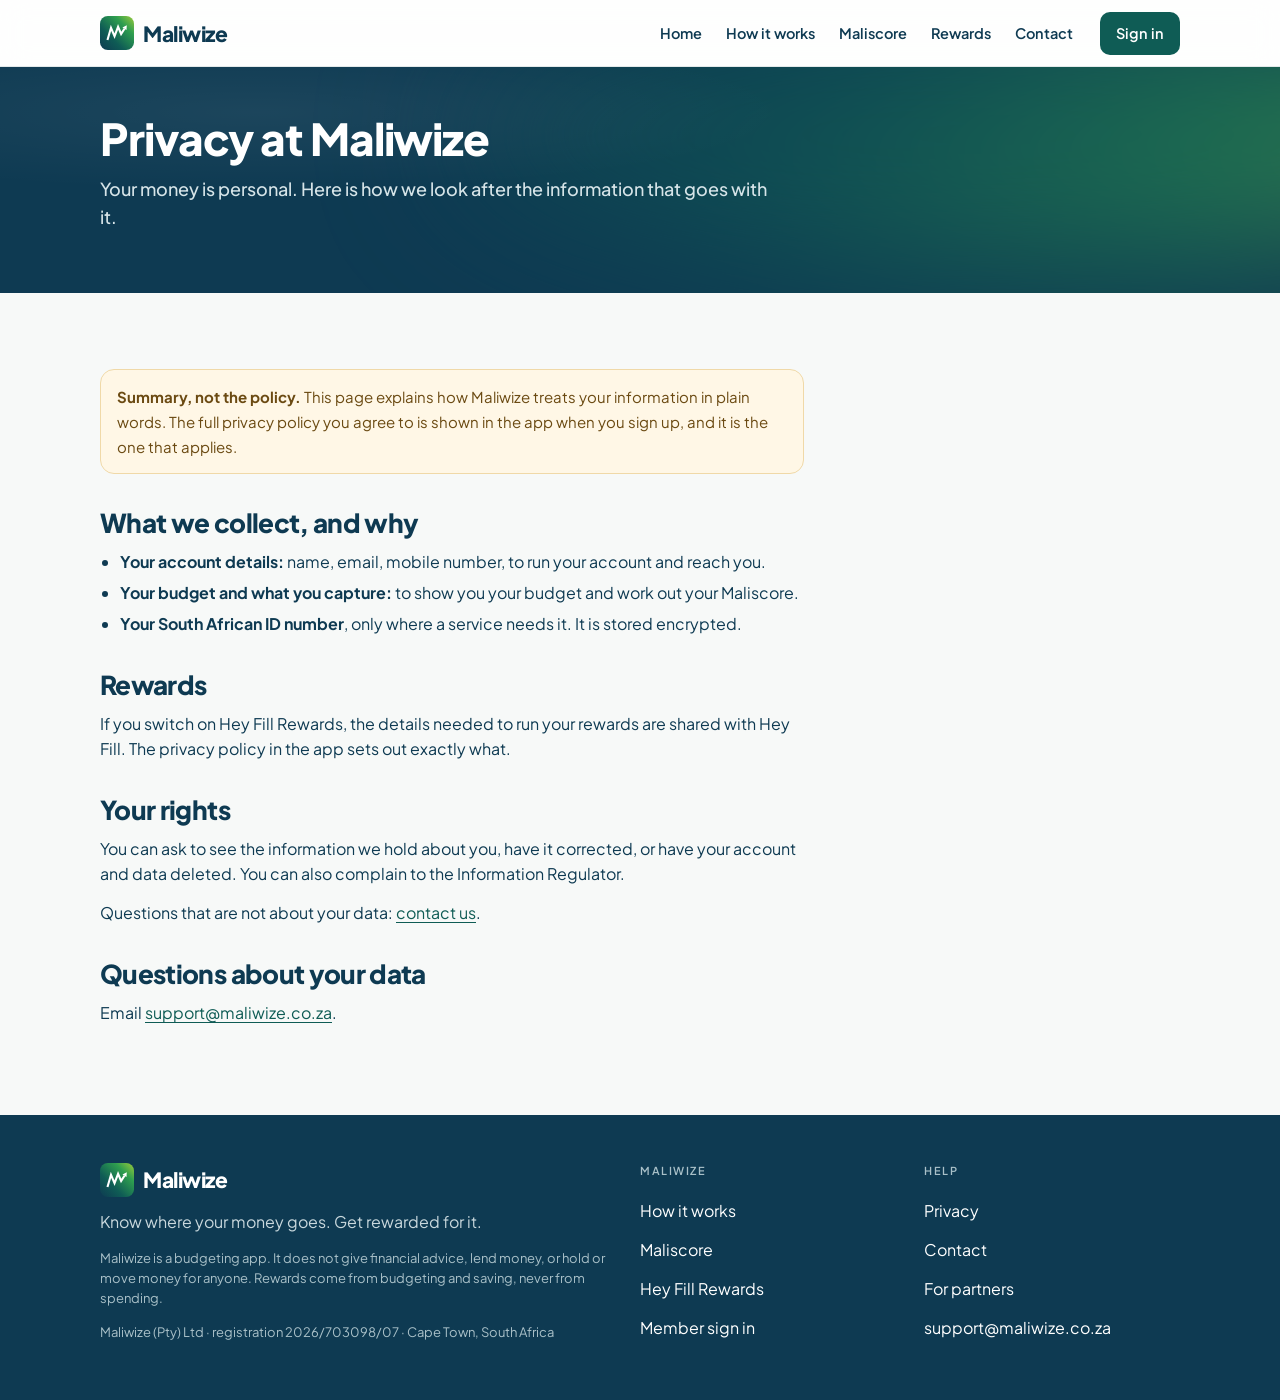
<file: privacy/index.html>
<!doctype html>
<html lang="en-ZA">
<head>
  <meta charset="utf-8">
  <meta name="viewport" content="width=device-width, initial-scale=1, viewport-fit=cover">
  <title>Privacy at Maliwize: how your information is handled</title>
  <meta name="description" content="How Maliwize handles your personal information: what we collect, why, and how to see, correct or delete it.">
  <link rel="canonical" href="https://maliwize.co.za/privacy/">
  <meta name="theme-color" content="#0E3A52">
  <link rel="icon" type="image/svg+xml" href="/assets/icon.svg">
  <link rel="apple-touch-icon" href="/assets/apple-touch-icon.png">
  <meta property="og:type" content="website">
  <meta property="og:site_name" content="Maliwize">
  <meta property="og:title" content="Privacy at Maliwize: how your information is handled">
  <meta property="og:description" content="How Maliwize handles your personal information: what we collect, why, and how to see, correct or delete it.">
  <meta property="og:url" content="https://maliwize.co.za/privacy/">
  <meta property="og:image" content="https://maliwize.co.za/assets/og-image.jpg">
  <meta property="og:image:width" content="1200">
  <meta property="og:image:height" content="630">
  <meta property="og:image:alt" content="Maliwize: a budget on a phone, a Maliscore ring and grocery coupons">
  <meta property="og:locale" content="en_ZA">
  <meta name="twitter:card" content="summary_large_image">
  <link rel="preconnect" href="https://fonts.googleapis.com">
  <link rel="preconnect" href="https://fonts.gstatic.com" crossorigin>
  <link rel="stylesheet" href="https://fonts.googleapis.com/css2?family=Plus+Jakarta+Sans:wght@400;500;600;700;800&amp;display=swap">
  <link rel="stylesheet" href="/assets/site.css?v=2026-10-01d">
</head>
<body>
  <a class="skip" href="#main">Skip to content</a>
  <header class="top">
    <div class="wrap">
      <a class="brand" href="/"><img src="/assets/icon.svg" alt="" width="34" height="34">Maliwize</a>
      <input type="checkbox" id="menu" class="menu-box">
      <label for="menu" class="menu-btn"><i></i><i></i><i></i><span class="vh">Menu</span></label>
      <nav class="nav" aria-label="Main">
        <div class="nav-links">
          <a href="/">Home</a>
          <a href="/how-it-works/">How it works</a>
          <a href="/maliscore/">Maliscore</a>
          <a href="/rewards/">Rewards</a>
          <a href="/contact/">Contact</a>
        </div>
        <a class="signin" href="https://app.maliwize.co.za/auth">Sign in</a>
      </nav>
    </div>
  </header>
  <main id="main">
  <section class="hero small">
    <div class="wrap">
      <div class="hero-copy">
        
        <h1>Privacy at Maliwize</h1>
        <p class="lead">Your money is personal. Here is how we look after the information that goes with it.</p>
        
      </div>
    </div>
  </section>
    <section class="block">
      <div class="wrap">
        <div class="prose">
        <p class="note"><b>Summary, not the policy.</b> This page explains how Maliwize treats your information in plain words. The full privacy policy you agree to is shown in the app when you sign up, and it is the one that applies.</p>
        <h2>What we collect, and why</h2>
        <ul>
          <li><b>Your account details:</b> name, email, mobile number, to run your account and reach you.</li>
          <li><b>Your budget and what you capture:</b> to show you your budget and work out your Maliscore.</li>
          <li><b>Your South African ID number</b>, only where a service needs it. It is stored encrypted.</li>
        </ul>
        <h2>Rewards</h2>
        <p>If you switch on Hey Fill Rewards, the details needed to run your rewards are shared with Hey Fill. The privacy policy in the app sets out exactly what.</p>
        <h2>Your rights</h2>
        <p>You can ask to see the information we hold about you, have it corrected, or have your account and data deleted. You can also complain to the Information Regulator.</p>
        <p>Questions that are not about your data: <a href="/contact/">contact us</a>.</p>
        <h2>Questions about your data</h2>
        <p>Email <a href="mailto:support@maliwize.co.za">support@maliwize.co.za</a>.</p>
        </div>
      </div>
    </section>
  </main>
  <footer class="foot">
    <div class="wrap">
      <div class="foot-brand">
        <a class="brand" href="/"><img src="/assets/icon.svg" alt="" width="34" height="34">Maliwize</a>
        <p>Know where your money goes. Get rewarded for it.</p>
        <p class="legal">Maliwize is a budgeting app. It does not give financial advice, lend money, or hold or move money for anyone. Rewards come from budgeting and saving, never from spending.</p>
        <p class="legal">Maliwize (Pty) Ltd &middot; registration 2026/703098/07 &middot; Cape Town, South Africa</p>
      </div>
      <div>
        <p class="caption">Maliwize</p>
        <ul>
          <li><a href="/how-it-works/">How it works</a></li>
          <li><a href="/maliscore/">Maliscore</a></li>
          <li><a href="/rewards/">Hey Fill Rewards</a></li>
          <li><a href="https://app.maliwize.co.za/auth">Member sign in</a></li>
        </ul>
      </div>
      <div>
        <p class="caption">Help</p>
        <ul>
          <li><a href="/privacy/">Privacy</a></li>
          <li><a href="/contact/">Contact</a></li>
          <li><a href="/contact/#partners">For partners</a></li>
          <li><a href="mailto:support@maliwize.co.za">support@maliwize.co.za</a></li>
        </ul>
      </div>
    </div>
  </footer>
</body>
</html>
</file>
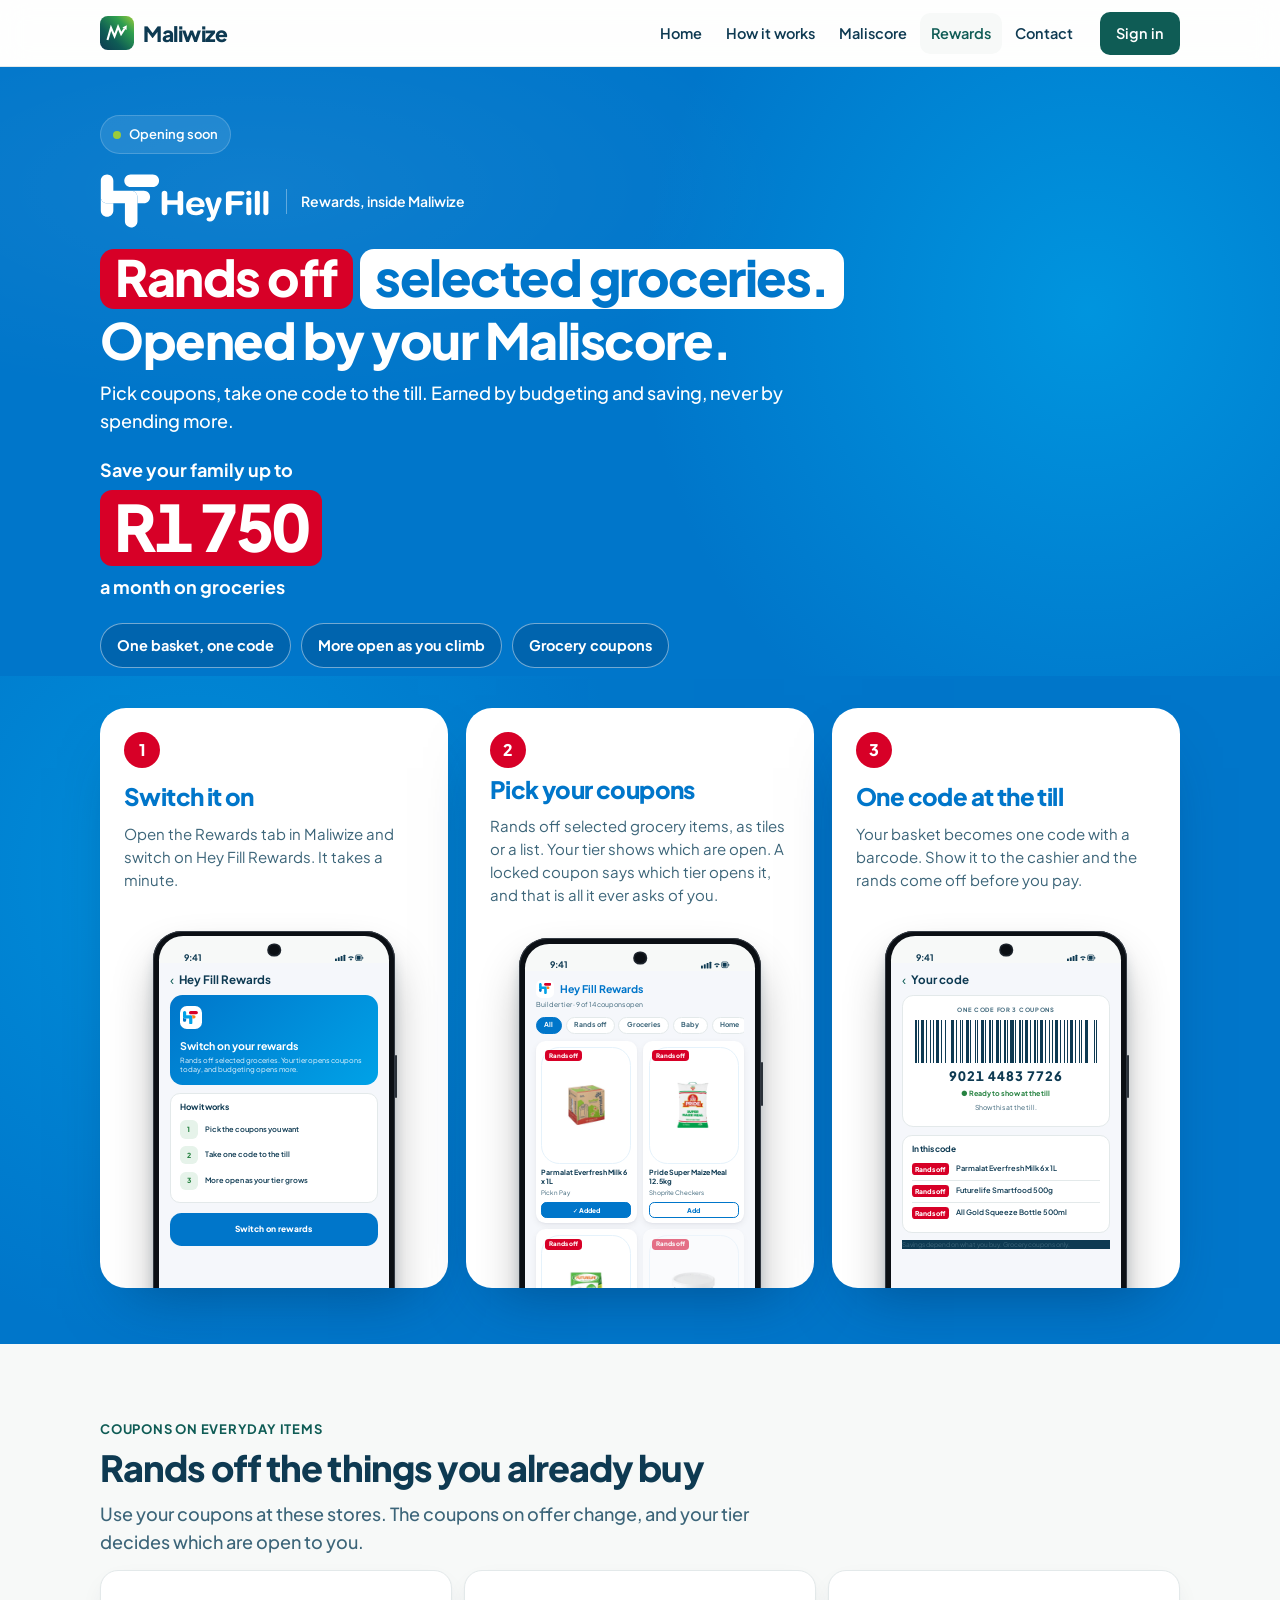
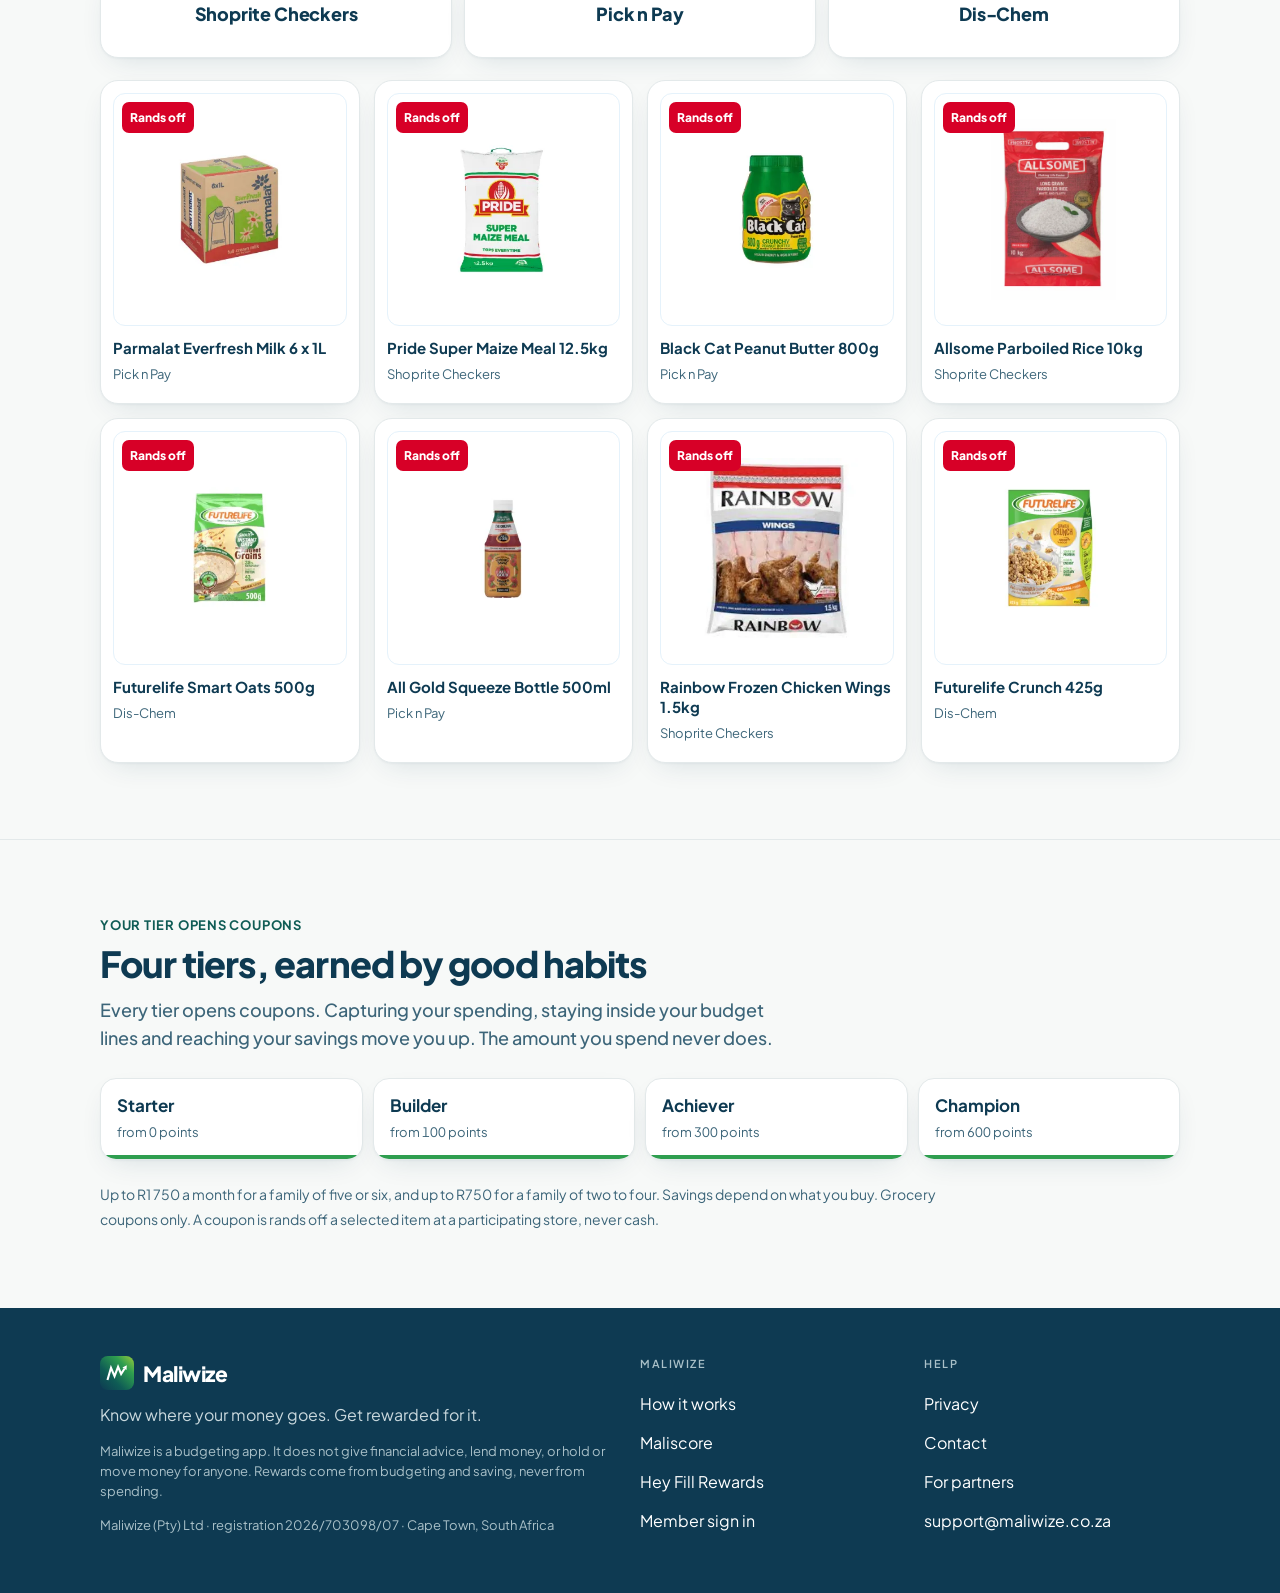
<file: rewards/index.html>
<!doctype html>
<html lang="en-ZA">
<head>
  <meta charset="utf-8">
  <meta name="viewport" content="width=device-width, initial-scale=1, viewport-fit=cover">
  <title>Hey Fill Rewards: grocery coupons opened by your Maliscore</title>
  <meta name="description" content="Rands off selected groceries, opened by your Maliscore. Pick coupons, take one code to the till. Earned by budgeting and saving, never by spending more.">
  <link rel="canonical" href="https://maliwize.co.za/rewards/">
  <meta name="theme-color" content="#0076CA">
  <link rel="icon" type="image/svg+xml" href="/assets/icon.svg">
  <link rel="apple-touch-icon" href="/assets/apple-touch-icon.png">
  <meta property="og:type" content="website">
  <meta property="og:site_name" content="Maliwize">
  <meta property="og:title" content="Hey Fill Rewards: grocery coupons opened by your Maliscore">
  <meta property="og:description" content="Rands off selected groceries, opened by your Maliscore. Pick coupons, take one code to the till. Earned by budgeting and saving, never by spending more.">
  <meta property="og:url" content="https://maliwize.co.za/rewards/">
  <meta property="og:image" content="https://maliwize.co.za/assets/og-image.jpg">
  <meta property="og:image:width" content="1200">
  <meta property="og:image:height" content="630">
  <meta property="og:image:alt" content="Maliwize: a budget on a phone, a Maliscore ring and grocery coupons">
  <meta property="og:locale" content="en_ZA">
  <meta name="twitter:card" content="summary_large_image">
  <link rel="preconnect" href="https://fonts.googleapis.com">
  <link rel="preconnect" href="https://fonts.gstatic.com" crossorigin>
  <link rel="stylesheet" href="https://fonts.googleapis.com/css2?family=Plus+Jakarta+Sans:wght@400;500;600;700;800&amp;display=swap">
  <link rel="stylesheet" href="/assets/site.css?v=2026-10-01d">
</head>
<body>
  <a class="skip" href="#main">Skip to content</a>
  <header class="top">
    <div class="wrap">
      <a class="brand" href="/"><img src="/assets/icon.svg" alt="" width="34" height="34">Maliwize</a>
      <input type="checkbox" id="menu" class="menu-box">
      <label for="menu" class="menu-btn"><i></i><i></i><i></i><span class="vh">Menu</span></label>
      <nav class="nav" aria-label="Main">
        <div class="nav-links">
          <a href="/">Home</a>
          <a href="/how-it-works/">How it works</a>
          <a href="/maliscore/">Maliscore</a>
          <a href="/rewards/" aria-current="page">Rewards</a>
          <a href="/contact/">Contact</a>
        </div>
        <a class="signin" href="https://app.maliwize.co.za/auth">Sign in</a>
      </nav>
    </div>
  </header>
  <main id="main">
  <section class="hero small hf-hero">
    <div class="wrap">
      <div class="hero-copy">
        <p class="status">Opening soon</p>
        <p class="hf-logo"><img src="/assets/heyfill-lockup-white.svg" alt="Hey Fill" width="172" height="54"><span>Rewards, inside Maliwize</span></p>
        <h1 class="hf-head"><span class="blk red">Rands off</span> <span class="blk white">selected groceries.</span><br>Opened by your Maliscore.</h1>
        <p class="lead">Pick coupons, take one code to the till. Earned by budgeting and saving, never by spending more.</p>
        <p class="hf-stat"><span class="hf-stat-k">Save your family up to</span><span class="hf-stat-n count n-1750"><span class="static">R1 750</span></span><span class="hf-stat-u">a month on groceries</span></p>
        <ul class="hf-pills"><li>One basket, one code</li><li>More open as you climb</li><li>Grocery coupons</li></ul>
      </div>
    </div>
  </section>
    <section class="band hf-band hf-page">
      <div class="wrap">
        <ol class="hf-steps">
          <li class="hf-step reveal">
            <span class="hf-k">1</span>
            <div><h2>Switch it on</h2><p>Open the Rewards tab in Maliwize and switch on Hey Fill Rewards. It takes a minute.</p></div>
            <div class="phone tilt-r small" role="img" aria-label="Switching on Hey Fill Rewards in the app: pick coupons, take one code to the till"><div class="screen" aria-hidden="true"><div class="island"></div><div class="sb"><span>9:41</span><svg viewBox="0 0 46 12" aria-hidden="true"><rect x="0" y="7" width="3" height="5" rx="1"/><rect x="4.5" y="5" width="3" height="7" rx="1"/><rect x="9" y="3" width="3" height="9" rx="1"/><rect x="13.5" y="1" width="3" height="11" rx="1"/><path d="M21 5.2a7 7 0 0 1 9 0l-1.3 1.6a5 5 0 0 0-6.4 0z"/><path d="M23.3 8a3.6 3.6 0 0 1 4.4 0L25.5 10.6z"/><rect x="33" y="1.5" width="10" height="9" rx="2" fill="none" stroke="currentColor" stroke-width="1.2"/><rect x="34.5" y="3" width="6.5" height="6" rx="1"/><rect x="43.6" y="4.5" width="1.6" height="3" rx=".5"/></svg></div><div class="app hf"><header class="ah2"><span class="back">‹</span><b>Hey Fill Rewards</b></header><div class="hfhero"><span class="hfm"><svg viewBox="41.76 22.59 683.12 620.38" aria-hidden="true" focusable="false"><path fill="#0076CA" d="M188.85 360.84v84.39c0 40.62-32.94 73.54-73.54 73.54-20.31 0-38.69-8.23-52.01-21.54-13.31-13.31-21.54-31.69-21.54-52.01V287.3c0 40.61 32.92 73.54 73.54 73.54h73.55z"/><path fill="#D70027" d="M724.88 96.13c0 20.31-8.23 38.69-21.54 52.01-13.31 13.31-31.69 21.54-52.01 21.54H390.91c-40.62 0-73.54-32.94-73.54-73.54 0-20.31 8.23-38.69 21.54-52.01 13.31-13.31 31.69-21.54 52.01-21.54h260.42c40.62 0 73.54 32.92 73.54 73.54z"/><path fill="#00A2E7" d="M471.7 287.3v282.13c0 40.61-32.92 73.54-73.54 73.54-20.31 0-38.69-8.23-52.01-21.54-13.31-13.31-21.54-31.69-21.54-52.01V360.84H115.3c-40.62 0-73.54-32.94-73.54-73.54V96.13c0-40.62 32.92-73.54 73.54-73.54 20.31 0 38.69 8.23 52.01 21.54s21.54 31.69 21.54 52.01v117.62h209.31c20.31 0 38.69 8.23 52.01 21.54 13.31 13.31 21.54 31.69 21.54 52z"/><path fill="#FD8514" d="M619.92 287.3c0 20.29-8.23 38.69-21.54 52.01-13.31 13.29-31.69 21.54-52.01 21.54H471.7V287.3c0-20.31-8.23-38.69-21.54-52.01-13.31-13.31-31.69-21.54-52.01-21.54h148.22c40.63 0 73.55 32.92 73.55 73.55z"/></svg></span><b>Switch on your rewards</b><small>Rands off selected groceries. Your tier opens coupons today, and budgeting opens more.</small></div><div class="card"><div class="ch"><b>How it works</b></div><div class="rule"><span class="ic">1</span><span>Pick the coupons you want</span></div><div class="rule"><span class="ic">2</span><span>Take one code to the till</span></div><div class="rule"><span class="ic">3</span><span>More open as your tier grows</span></div></div><div class="btn hfb">Switch on rewards</div></div><div class="tb"><span class=""><svg viewBox="0 0 24 24"><path d="M4 11.5 12 5l8 6.5V19a1 1 0 0 1-1 1h-4.5v-5h-5v5H5a1 1 0 0 1-1-1z"/></svg>Home</span><span class=""><svg viewBox="0 0 24 24"><path d="M5 5h14v3H5zm0 5.5h14v3H5zm0 5.5h9v3H5z"/></svg>Budget</span><span class=""><svg viewBox="0 0 24 24"><path d="M4 16.5h11.2l-2.6 2.6 1.4 1.4 5-5-5-5-1.4 1.4 2.6 2.6H4zm16-9H8.8l2.6-2.6L10 3.5l-5 5 5 5 1.4-1.4L8.8 9.5H20z"/></svg>Activity</span><span class="on"><svg viewBox="0 0 24 24"><path d="M3.5 4.5h7.6l9.4 9.4-7.6 7.6-9.4-9.4zm4 2.5a1.5 1.5 0 1 0 0 3 1.5 1.5 0 0 0 0-3z"/></svg>Rewards</span><span class=""><svg viewBox="0 0 24 24"><circle cx="12" cy="8" r="4"/><path d="M4 20a8 8 0 0 1 16 0z"/></svg>Me</span></div></div></div>
          </li>
          <li class="hf-step reveal">
            <span class="hf-k">2</span>
            <div><h2>Pick your coupons</h2><p>Rands off selected grocery items, as tiles or a list. Your tier shows which are open. A locked coupon says which tier opens it, and that is all it ever asks of you.</p></div>
            <div class="phone tilt-l small" role="img" aria-label="Hey Fill Rewards inside Maliwize: grocery coupons as tiles, with a locked one that opens at a higher tier"><div class="screen" aria-hidden="true"><div class="island"></div><div class="sb"><span>9:41</span><svg viewBox="0 0 46 12" aria-hidden="true"><rect x="0" y="7" width="3" height="5" rx="1"/><rect x="4.5" y="5" width="3" height="7" rx="1"/><rect x="9" y="3" width="3" height="9" rx="1"/><rect x="13.5" y="1" width="3" height="11" rx="1"/><path d="M21 5.2a7 7 0 0 1 9 0l-1.3 1.6a5 5 0 0 0-6.4 0z"/><path d="M23.3 8a3.6 3.6 0 0 1 4.4 0L25.5 10.6z"/><rect x="33" y="1.5" width="10" height="9" rx="2" fill="none" stroke="currentColor" stroke-width="1.2"/><rect x="34.5" y="3" width="6.5" height="6" rx="1"/><rect x="43.6" y="4.5" width="1.6" height="3" rx=".5"/></svg></div><div class="app hf"><header class="hfh"><span class="hfm sm"><svg viewBox="41.76 22.59 683.12 620.38" aria-hidden="true" focusable="false"><path fill="#0076CA" d="M188.85 360.84v84.39c0 40.62-32.94 73.54-73.54 73.54-20.31 0-38.69-8.23-52.01-21.54-13.31-13.31-21.54-31.69-21.54-52.01V287.3c0 40.61 32.92 73.54 73.54 73.54h73.55z"/><path fill="#D70027" d="M724.88 96.13c0 20.31-8.23 38.69-21.54 52.01-13.31 13.31-31.69 21.54-52.01 21.54H390.91c-40.62 0-73.54-32.94-73.54-73.54 0-20.31 8.23-38.69 21.54-52.01 13.31-13.31 31.69-21.54 52.01-21.54h260.42c40.62 0 73.54 32.92 73.54 73.54z"/><path fill="#00A2E7" d="M471.7 287.3v282.13c0 40.61-32.92 73.54-73.54 73.54-20.31 0-38.69-8.23-52.01-21.54-13.31-13.31-21.54-31.69-21.54-52.01V360.84H115.3c-40.62 0-73.54-32.94-73.54-73.54V96.13c0-40.62 32.92-73.54 73.54-73.54 20.31 0 38.69 8.23 52.01 21.54s21.54 31.69 21.54 52.01v117.62h209.31c20.31 0 38.69 8.23 52.01 21.54 13.31 13.31 21.54 31.69 21.54 52z"/><path fill="#FD8514" d="M619.92 287.3c0 20.29-8.23 38.69-21.54 52.01-13.31 13.29-31.69 21.54-52.01 21.54H471.7V287.3c0-20.31-8.23-38.69-21.54-52.01-13.31-13.31-31.69-21.54-52.01-21.54h148.22c40.63 0 73.55 32.92 73.55 73.55z"/></svg></span><b>Hey Fill Rewards</b></header><small class="sub">Builder tier · 9 of 14 coupons open</small><div class="chips"><span class="on">All</span><span>Rands off</span><span>Groceries</span><span>Baby</span><span>Home</span></div><div class="grid2"><div class="ctile "><div class="pic"><img src="/assets/products/parmalat-milk.webp" alt="" loading="lazy" decoding="async" width="160" height="160"></div><span class="off">Rands off</span><b>Parmalat Everfresh Milk 6 x 1L</b><small>Pick n Pay</small><div class="add on">✓ Added</div></div><div class="ctile "><div class="pic"><img src="/assets/products/pride-maize-meal.webp" alt="" loading="lazy" decoding="async" width="160" height="160"></div><span class="off">Rands off</span><b>Pride Super Maize Meal 12.5kg</b><small>Shoprite Checkers</small><div class="add">Add</div></div><div class="ctile "><div class="pic"><img src="/assets/products/futurelife-smartfood.webp" alt="" loading="lazy" decoding="async" width="160" height="160"></div><span class="off">Rands off</span><b>Futurelife Smartfood 500g</b><small>Pick n Pay</small><div class="add on">✓ Added</div></div><div class="ctile locked"><div class="pic"><img src="/assets/products/bio-classic-washing-powder.webp" alt="" loading="lazy" decoding="async" width="160" height="160"></div><span class="off">Rands off</span><b>Bio Classic Washing Powder 3kg</b><small>Reach Achiever in Maliwize to unlock</small><div class="add off">Locked</div></div></div></div><div class="basket"><span>2 coupons picked</span><span>Get one code ›</span></div><div class="tb"><span class=""><svg viewBox="0 0 24 24"><path d="M4 11.5 12 5l8 6.5V19a1 1 0 0 1-1 1h-4.5v-5h-5v5H5a1 1 0 0 1-1-1z"/></svg>Home</span><span class=""><svg viewBox="0 0 24 24"><path d="M5 5h14v3H5zm0 5.5h14v3H5zm0 5.5h9v3H5z"/></svg>Budget</span><span class=""><svg viewBox="0 0 24 24"><path d="M4 16.5h11.2l-2.6 2.6 1.4 1.4 5-5-5-5-1.4 1.4 2.6 2.6H4zm16-9H8.8l2.6-2.6L10 3.5l-5 5 5 5 1.4-1.4L8.8 9.5H20z"/></svg>Activity</span><span class="on"><svg viewBox="0 0 24 24"><path d="M3.5 4.5h7.6l9.4 9.4-7.6 7.6-9.4-9.4zm4 2.5a1.5 1.5 0 1 0 0 3 1.5 1.5 0 0 0 0-3z"/></svg>Rewards</span><span class=""><svg viewBox="0 0 24 24"><circle cx="12" cy="8" r="4"/><path d="M4 20a8 8 0 0 1 16 0z"/></svg>Me</span></div></div></div>
          </li>
          <li class="hf-step reveal">
            <span class="hf-k">3</span>
            <div><h2>One code at the till</h2><p>Your basket becomes one code with a barcode. Show it to the cashier and the rands come off before you pay.</p></div>
            <div class="phone tilt-r small" role="img" aria-label="One code at the till for the coupons picked, with a barcode and its expiry"><div class="screen" aria-hidden="true"><div class="island"></div><div class="sb"><span>9:41</span><svg viewBox="0 0 46 12" aria-hidden="true"><rect x="0" y="7" width="3" height="5" rx="1"/><rect x="4.5" y="5" width="3" height="7" rx="1"/><rect x="9" y="3" width="3" height="9" rx="1"/><rect x="13.5" y="1" width="3" height="11" rx="1"/><path d="M21 5.2a7 7 0 0 1 9 0l-1.3 1.6a5 5 0 0 0-6.4 0z"/><path d="M23.3 8a3.6 3.6 0 0 1 4.4 0L25.5 10.6z"/><rect x="33" y="1.5" width="10" height="9" rx="2" fill="none" stroke="currentColor" stroke-width="1.2"/><rect x="34.5" y="3" width="6.5" height="6" rx="1"/><rect x="43.6" y="4.5" width="1.6" height="3" rx=".5"/></svg></div><div class="app hf"><header class="ah2"><span class="back">‹</span><b>Your code</b></header><div class="codecard"><small>One code for 3 coupons</small><div class="barcode"></div><div class="digits">9021 4483 7726</div><div class="ok">● Ready to show at the till</div><small>Show this at the till.</small></div><div class="card"><div class="ch"><b>In this code</b></div><div class="crow"><span class="off">Rands off</span><span>Parmalat Everfresh Milk 6 x 1L</span></div><div class="crow"><span class="off">Rands off</span><span>Futurelife Smartfood 500g</span></div><div class="crow"><span class="off">Rands off</span><span>All Gold Squeeze Bottle 500ml</span></div></div><small class="foot">Savings depend on what you buy. Grocery coupons only.</small></div><div class="tb"><span class=""><svg viewBox="0 0 24 24"><path d="M4 11.5 12 5l8 6.5V19a1 1 0 0 1-1 1h-4.5v-5h-5v5H5a1 1 0 0 1-1-1z"/></svg>Home</span><span class=""><svg viewBox="0 0 24 24"><path d="M5 5h14v3H5zm0 5.5h14v3H5zm0 5.5h9v3H5z"/></svg>Budget</span><span class=""><svg viewBox="0 0 24 24"><path d="M4 16.5h11.2l-2.6 2.6 1.4 1.4 5-5-5-5-1.4 1.4 2.6 2.6H4zm16-9H8.8l2.6-2.6L10 3.5l-5 5 5 5 1.4-1.4L8.8 9.5H20z"/></svg>Activity</span><span class="on"><svg viewBox="0 0 24 24"><path d="M3.5 4.5h7.6l9.4 9.4-7.6 7.6-9.4-9.4zm4 2.5a1.5 1.5 0 1 0 0 3 1.5 1.5 0 0 0 0-3z"/></svg>Rewards</span><span class=""><svg viewBox="0 0 24 24"><circle cx="12" cy="8" r="4"/><path d="M4 20a8 8 0 0 1 16 0z"/></svg>Me</span></div></div></div>
          </li>
        </ol>
      </div>
    </section>
    <section class="block shelf-block">
      <div class="wrap">
        <p class="label reveal">Coupons on everyday items</p>
        <h2 class="reveal">Rands off the things you already buy</h2>
        <p class="lead reveal">Use your coupons at these stores. The coupons on offer change, and your tier decides which are open to you.</p>
        <ul class="retailers" aria-label="Where you can use your coupons"><li class="retailer"><span class="retailer-name">Shoprite Checkers</span></li><li class="retailer"><span class="retailer-name">Pick n Pay</span></li><li class="retailer"><span class="retailer-name">Dis-Chem</span></li></ul>
        <ul class="pgrid"><li class="pcard reveal"><div class="pcard-pic"><img src="/assets/products/parmalat-milk.webp" alt="" loading="lazy" decoding="async" width="160" height="160"><span class="pcard-off">Rands off</span></div><b>Parmalat Everfresh Milk 6 x 1L</b><span>Pick n Pay</span></li><li class="pcard reveal"><div class="pcard-pic"><img src="/assets/products/pride-maize-meal.webp" alt="" loading="lazy" decoding="async" width="160" height="160"><span class="pcard-off">Rands off</span></div><b>Pride Super Maize Meal 12.5kg</b><span>Shoprite Checkers</span></li><li class="pcard reveal"><div class="pcard-pic"><img src="/assets/products/black-cat-peanut-butter.webp" alt="" loading="lazy" decoding="async" width="160" height="160"><span class="pcard-off">Rands off</span></div><b>Black Cat Peanut Butter 800g</b><span>Pick n Pay</span></li><li class="pcard reveal"><div class="pcard-pic"><img src="/assets/products/allsome-rice.webp" alt="" loading="lazy" decoding="async" width="160" height="160"><span class="pcard-off">Rands off</span></div><b>Allsome Parboiled Rice 10kg</b><span>Shoprite Checkers</span></li><li class="pcard reveal"><div class="pcard-pic"><img src="/assets/products/futurelife-smart-oats.webp" alt="" loading="lazy" decoding="async" width="160" height="160"><span class="pcard-off">Rands off</span></div><b>Futurelife Smart Oats 500g</b><span>Dis-Chem</span></li><li class="pcard reveal"><div class="pcard-pic"><img src="/assets/products/all-gold-squeeze.webp" alt="" loading="lazy" decoding="async" width="160" height="160"><span class="pcard-off">Rands off</span></div><b>All Gold Squeeze Bottle 500ml</b><span>Pick n Pay</span></li><li class="pcard reveal"><div class="pcard-pic"><img src="/assets/products/rainbow-chicken-wings.webp" alt="" loading="lazy" decoding="async" width="160" height="160"><span class="pcard-off">Rands off</span></div><b>Rainbow Frozen Chicken Wings 1.5kg</b><span>Shoprite Checkers</span></li><li class="pcard reveal"><div class="pcard-pic"><img src="/assets/products/futurelife-crunch.webp" alt="" loading="lazy" decoding="async" width="160" height="160"><span class="pcard-off">Rands off</span></div><b>Futurelife Crunch 425g</b><span>Dis-Chem</span></li></ul>
      </div>
    </section>    <section class="block">
      <div class="wrap">
        <p class="label reveal">Your tier opens coupons</p>
        <h2 class="reveal">Four tiers, earned by good habits</h2>
        <p class="lead reveal">Every tier opens coupons. Capturing your spending, staying inside your budget lines and reaching your savings move you up. The amount you spend never does.</p>
        <ol class="tiers dark reveal" aria-label="The four tiers">
          <li><b>Starter</b><span>from 0 points</span></li>
          <li><b>Builder</b><span>from 100 points</span></li>
          <li><b>Achiever</b><span>from 300 points</span></li>
          <li><b>Champion</b><span>from 600 points</span></li>
        </ol>
        <p class="hf-caveat dark reveal">Up to R1 750 a month for a family of five or six, and up to R750 for a family of two to four. Savings depend on what you buy. Grocery coupons only. A coupon is rands off a selected item at a participating store, never cash.</p>
      </div>
    </section>
  </main>
  <footer class="foot">
    <div class="wrap">
      <div class="foot-brand">
        <a class="brand" href="/"><img src="/assets/icon.svg" alt="" width="34" height="34">Maliwize</a>
        <p>Know where your money goes. Get rewarded for it.</p>
        <p class="legal">Maliwize is a budgeting app. It does not give financial advice, lend money, or hold or move money for anyone. Rewards come from budgeting and saving, never from spending.</p>
        <p class="legal">Maliwize (Pty) Ltd &middot; registration 2026/703098/07 &middot; Cape Town, South Africa</p>
      </div>
      <div>
        <p class="caption">Maliwize</p>
        <ul>
          <li><a href="/how-it-works/">How it works</a></li>
          <li><a href="/maliscore/">Maliscore</a></li>
          <li><a href="/rewards/">Hey Fill Rewards</a></li>
          <li><a href="https://app.maliwize.co.za/auth">Member sign in</a></li>
        </ul>
      </div>
      <div>
        <p class="caption">Help</p>
        <ul>
          <li><a href="/privacy/">Privacy</a></li>
          <li><a href="/contact/">Contact</a></li>
          <li><a href="/contact/#partners">For partners</a></li>
          <li><a href="mailto:support@maliwize.co.za">support@maliwize.co.za</a></li>
        </ul>
      </div>
    </div>
  </footer>
</body>
</html>
</file>
<file: assets/site.css>
/* Maliwize website. Tokens follow the brand guide (Brand Guidelines v1.0, 2026): navy carries
   structure and type, teal carries the interface, green means money moving the right way, lime is
   a highlight only. One stylesheet, no framework, no JavaScript: every animation here is CSS, and
   every one of them has a final state that is correct when animation is off (reduced motion) or
   unsupported (older browsers). Hey Fill's own palette is scoped to `.hf-band`, `.hf-hero` and
   the `.hf` screens. The site ships no inline styles (the CSP forbids them), so progress and
   counter values are the utility classes at the end. */

:root {
  --ink: #0E3A52;
  --ink-2: #0B2E42;
  --teal: #0F5C55;
  --green: #2E9E4F;
  --green-text: #268241;
  --lime: #9CCB3B;
  --paper: #F7F9F8;
  --white: #FFFFFF;
  --slate: #3C6579;
  --line: #E3E9EA;
  --clay: #C0492F;
  --warn: #A86400;
  --tint-teal: #E6F1EF;
  --tint-green: #E6F3EA;
  --gradient: linear-gradient(135deg, #0E3A52 0%, #0F5C55 35%, #2E9E4F 72%, #9CCB3B 100%);
  --hf: #0076CA;
  --hf-deep: #005A9E;
  --hf-sky: #00A2E7;
  --hf-tint: #E5F2FB;
  --hf-orange: #FD8514;
  --hf-red: #D70027;
  --hf-ground: #F5F7FB;
  --radius: 22px;
  --max: 1120px;
  --gutter: 20px;
  --shadow: 0 1px 2px rgba(14, 58, 82, .04), 0 10px 30px -12px rgba(14, 58, 82, .16);
  --font: "Plus Jakarta Sans", system-ui, -apple-system, "Segoe UI", Roboto, Arial, sans-serif;
  --ease: cubic-bezier(.2, .7, .2, 1);
}

*, *::before, *::after { box-sizing: border-box; }
html { -webkit-text-size-adjust: 100%; scroll-behavior: smooth; scroll-padding-top: 84px; }
body {
  margin: 0;
  background: var(--paper);
  color: var(--ink);
  font: 400 16px/25px var(--font);
  text-rendering: optimizeLegibility;
  overflow-x: clip;
}
img, svg { display: block; max-width: 100%; height: auto; }
a { color: var(--teal); text-underline-offset: 3px; }
a:hover { color: var(--ink); }
:focus-visible { outline: 3px solid var(--ink); outline-offset: 3px; border-radius: 6px; }
.hero :focus-visible, .score-band :focus-visible, .foot :focus-visible, .cta :focus-visible { outline-color: var(--lime); }
.hf-band :focus-visible, .hf-hero :focus-visible { outline-color: var(--white); }
.vh { position: absolute; width: 1px; height: 1px; overflow: hidden; clip: rect(0 0 0 0); white-space: nowrap; }
b, strong { font-weight: 700; }

.skip { position: absolute; left: -999px; top: 8px; background: var(--white); padding: 8px 14px; border-radius: 10px; z-index: 50; }
.skip:focus { left: 8px; }
.wrap { max-width: var(--max); margin: 0 auto; padding: 0 var(--gutter); }

/* ---- header ---------------------------------------------------------------------------------- */
.top { position: sticky; top: 0; z-index: 30; background: rgba(255, 255, 255, .86); backdrop-filter: blur(14px); -webkit-backdrop-filter: blur(14px); border-bottom: 1px solid var(--line); }
.top .wrap { display: flex; align-items: center; justify-content: space-between; gap: 16px; min-height: 66px; position: relative; }
.brand { display: flex; align-items: center; gap: 9px; text-decoration: none; color: var(--ink); font-weight: 800; font-size: 21px; letter-spacing: -0.02em; }
.brand img { width: 34px; height: 34px; }
.nav { display: flex; align-items: center; gap: 10px; }
.nav-links { display: flex; align-items: center; gap: 2px; }
.nav a { text-decoration: none; color: var(--ink); font-weight: 600; font-size: 14.5px; padding: 8px 11px; border-radius: 10px; }
.nav a:hover, .nav a[aria-current="page"] { background: var(--paper); color: var(--teal); }
.nav .signin { background: var(--teal); color: var(--white); margin-left: 6px; padding: 9px 16px; }
.nav .signin:hover { background: var(--ink); color: var(--white); }
.menu-box, .menu-btn { display: none; }
@media (max-width: 860px) {
  .menu-box { display: block; position: absolute; width: 1px; height: 1px; opacity: 0; }
  .menu-btn { display: grid; gap: 5px; width: 44px; height: 44px; padding: 12px 10px; border-radius: 12px; border: 1px solid var(--line); background: var(--white); cursor: pointer; }
  .menu-btn i { display: block; height: 2px; background: var(--ink); border-radius: 2px; transition: transform .25s var(--ease), opacity .2s; }
  .menu-box:focus-visible + .menu-btn { outline: 3px solid var(--ink); outline-offset: 3px; }
  .menu-box:checked + .menu-btn i:nth-child(1) { transform: translateY(7px) rotate(45deg); }
  .menu-box:checked + .menu-btn i:nth-child(2) { opacity: 0; }
  .menu-box:checked + .menu-btn i:nth-child(3) { transform: translateY(-7px) rotate(-45deg); }
  .nav { display: none; position: absolute; left: var(--gutter); right: var(--gutter); top: calc(100% + 8px); flex-direction: column; align-items: stretch; background: var(--white); border: 1px solid var(--line); border-radius: 18px; padding: 10px; box-shadow: 0 20px 50px -20px rgba(14, 58, 82, .35); }
  .menu-box:checked ~ .nav { display: flex; animation: menu .25s var(--ease) both; }
  .nav-links { flex-direction: column; align-items: stretch; }
  .nav a { padding: 12px 14px; font-size: 16px; }
  .nav .signin { margin: 6px 0 0; text-align: center; }
}
@keyframes menu { from { opacity: 0; translate: 0 -8px; } }

/* ---- type ------------------------------------------------------------------------------------ */
h1, h2, h3 { margin: 0 0 12px; color: var(--ink); text-wrap: balance; }
.display { font-size: clamp(38px, 5.6vw, 58px); line-height: 1.02; font-weight: 800; letter-spacing: -0.035em; }
h1 { font-size: clamp(32px, 4.6vw, 44px); line-height: 1.08; font-weight: 800; letter-spacing: -0.025em; }
h2 { font-size: clamp(27px, 3.4vw, 36px); line-height: 1.12; font-weight: 800; letter-spacing: -0.025em; max-width: 24em; }
h3 { font-size: 20px; line-height: 26px; font-weight: 700; letter-spacing: -0.01em; }
.lead { font-size: 18px; line-height: 28px; font-weight: 500; color: var(--slate); max-width: 38em; }
.label { font-size: 13px; line-height: 18px; font-weight: 700; letter-spacing: 0.06em; text-transform: uppercase; color: var(--teal); margin: 0 0 10px; }
.caption { font-size: 11px; line-height: 15px; font-weight: 600; letter-spacing: 0.14em; text-transform: uppercase; color: var(--slate); }
p { margin: 0 0 14px; }
.muted { color: var(--slate); }
.more { display: inline-flex; align-items: center; gap: 6px; padding: 8px 0; font-weight: 700; text-decoration: none; color: var(--teal); }
.more svg { width: 18px; height: 18px; transition: translate .25s var(--ease); }
.more:hover svg { translate: 4px 0; }

/* ---- buttons, pills ------------------------------------------------------------------------- */
.actions { display: flex; flex-wrap: wrap; gap: 12px; margin-top: 26px; }
.btn { display: inline-flex; align-items: center; justify-content: center; min-height: 50px; padding: 0 24px; border-radius: 15px; font-weight: 700; font-size: 15.5px; text-decoration: none; transition: transform .2s var(--ease), background .2s, color .2s, border-color .2s; }
.btn:hover { transform: translateY(-1px); }
.btn.primary { background: var(--white); color: var(--ink); }
.btn.primary:hover, .btn.light:hover { background: var(--tint-green); color: var(--ink); box-shadow: inset 0 0 0 1.5px var(--lime); }
.btn.ghost { border: 1.5px solid rgba(255, 255, 255, .5); color: var(--white); }
.btn.ghost:hover { border-color: var(--white); color: var(--white); background: rgba(255, 255, 255, .08); }
.btn.teal { background: var(--teal); color: var(--white); }
.btn.teal:hover { background: var(--ink); color: var(--white); }
.btn.outline { border: 1.5px solid var(--slate); color: var(--ink); background: var(--white); }
.btn.outline:hover { border-color: var(--teal); color: var(--teal); }
.btn.light { background: var(--white); color: var(--ink); }
.btn.white { background: var(--hf-red); color: var(--white); }
.btn.white:hover { background: var(--white); color: var(--hf); }

.status { display: inline-flex; align-items: center; gap: 8px; background: rgba(255, 255, 255, .1); border: 1px solid rgba(255, 255, 255, .18); color: var(--white); padding: 6px 12px; border-radius: 999px; font-size: 13px; font-weight: 600; margin: 0 0 20px; }
.status::before { content: ""; width: 8px; height: 8px; border-radius: 50%; background: var(--lime); box-shadow: 0 0 0 0 rgba(156, 203, 59, .6); animation: pulse 2.4s ease-out 2; }
.status.dark { background: var(--tint-teal); border-color: transparent; color: var(--teal); }
@keyframes pulse { 70% { box-shadow: 0 0 0 9px rgba(156, 203, 59, 0); } 100% { box-shadow: 0 0 0 0 rgba(156, 203, 59, 0); } }

/* ---- hero -------------------------------------------------------------------------------------- */
.hero { background: var(--ink); color: var(--white); overflow: clip; position: relative; }
.hero::before { content: ""; position: absolute; inset: -30% -20% auto 35%; height: 120%; background: var(--gradient); opacity: .55; filter: blur(70px); border-radius: 50%; pointer-events: none; }
.hero::after { content: ""; position: absolute; inset: 0; background: radial-gradient(60% 50% at 20% 20%, rgba(255, 255, 255, .06), transparent 70%); pointer-events: none; }
.hero .wrap { position: relative; z-index: 1; padding-top: 64px; padding-bottom: 56px; display: grid; gap: 32px; grid-template-columns: minmax(0, 1.12fr) minmax(0, .88fr); align-items: center; }
.hero h1, .hero .display { color: var(--white); }
.hero .lead { color: #D6E4E8; }
.hero.small .wrap { grid-template-columns: 1fr; padding-top: 48px; padding-bottom: 48px; }
.hero-copy > * { animation: up .9s var(--ease) both; }
.hero-copy > :nth-child(2) { animation-delay: .08s; }
.hero-copy > :nth-child(3) { animation-delay: .16s; }
.hero-copy > :nth-child(4) { animation-delay: .24s; }
.hero-copy > :nth-child(5) { animation-delay: .32s; }
@keyframes up { from { opacity: 0; translate: 0 18px; } }
.proof { list-style: none; padding: 0; margin: 30px 0 0; display: flex; flex-wrap: wrap; gap: 8px 22px; color: #D6E4E8; font-size: 14px; font-weight: 600; }
.proof li { display: inline-flex; align-items: center; gap: 8px; }
.proof svg { width: 20px; height: 20px; color: var(--lime); }

.hero-visual { position: relative; min-height: 690px; display: flex; justify-content: center; }
.device-stack { position: relative; width: 100%; height: 100%; min-height: 690px; }
.device { position: absolute; }
.device.front { left: 50%; top: 6px; translate: -52% 0; z-index: 2; animation: rise 1.3s var(--ease) .15s both; }
.device.back { left: 50%; top: 70px; translate: 12% 0; z-index: 1; filter: brightness(.95); animation: rise 1.3s var(--ease) .35s both; }
.device.back .phone { --s: .62; }
.device.front .phone { --s: .78; }
@keyframes rise { from { opacity: 0; translate: var(--from, -52%) 60px; } }
.device.back { --from: 12%; }
.float { animation: float 7s ease-in-out 1.5s infinite; }
@keyframes float { 50% { translate: 0 -12px; } }

@media (max-width: 960px) {
  .hero .wrap { grid-template-columns: 1fr; gap: 20px; padding-top: 44px; padding-bottom: 0; }
  .hero-visual, .device-stack { min-height: 0; height: 460px; margin-top: 10px; mask-image: linear-gradient(#000 70%, transparent 100%); -webkit-mask-image: linear-gradient(#000 70%, transparent 100%); }
  .device.front { translate: -58% 0; }
  .device.back { translate: 8% 0; top: 60px; }
  .device.front .phone { --s: .7; }
  .device.back .phone { --s: .56; }
}
@media (max-width: 480px) {
  .device.front .phone { --s: .62; }
  .device.back .phone { --s: .5; }
  .device.front { translate: -62% 0; }
  .device.back { translate: 14% 0; }
}

/* ---- sections ---------------------------------------------------------------------------------- */
section.block { padding: 76px 0; }
section.block + section.block { border-top: 1px solid var(--line); }
.grid { display: grid; gap: 18px; grid-template-columns: repeat(3, minmax(0, 1fr)); margin-top: 26px; }
.grid.two { grid-template-columns: repeat(2, minmax(0, 1fr)); }
@media (max-width: 860px) { .grid, .grid.two { grid-template-columns: 1fr; } }
.card { background: var(--white); border: 1px solid var(--line); border-radius: var(--radius); padding: 24px; box-shadow: var(--shadow); }
.card h3 { margin-bottom: 8px; }
.card p:last-child { margin-bottom: 0; }

.loop { list-style: none; padding: 0; margin: 34px 0 0; display: grid; grid-template-columns: repeat(3, minmax(0, 1fr)); gap: 14px; counter-reset: loop; position: relative; }
.loop li { background: var(--white); border: 1px solid var(--line); border-radius: var(--radius); padding: 22px; box-shadow: var(--shadow); position: relative; display: grid; gap: 6px; align-content: start; }
.loop li > span:last-child { color: var(--slate); font-size: 15px; line-height: 23px; }
.loop-k { width: 34px; height: 34px; border-radius: 50%; background: var(--tint-teal); color: var(--teal); display: grid; place-items: center; font-weight: 800; margin-bottom: 8px; }
.loop li:not(:last-child)::after { content: ""; position: absolute; right: -14px; top: 50%; width: 14px; height: 2px; background: var(--line); }
@media (max-width: 860px) { .loop { grid-template-columns: 1fr; } .loop li:not(:last-child)::after { right: auto; left: 38px; top: auto; bottom: -14px; width: 2px; height: 14px; } }

.features { display: grid; gap: 18px; grid-template-columns: repeat(3, minmax(0, 1fr)); margin-top: 30px; }
@media (max-width: 960px) { .features { grid-template-columns: 1fr; } }
.feature { background: var(--white); border: 1px solid var(--line); border-radius: var(--radius); padding: 18px 22px 24px; box-shadow: var(--shadow); display: grid; align-content: start; }
.feature h3 { margin-top: 18px; }
.feature p { color: var(--slate); font-size: 15.5px; line-height: 24px; }
.feature .more { margin-top: auto; font-size: 15px; }

.steps-grid { display: grid; grid-template-columns: minmax(0, 1.1fr) minmax(0, .9fr); gap: 40px; align-items: center; }
.steps-visual { display: flex; justify-content: center; }
.steps-visual .phone { --s: .62; }
.crop { align-items: flex-start; max-height: 560px; overflow: clip; padding-top: 6px; mask-image: linear-gradient(#000 74%, transparent 98%); -webkit-mask-image: linear-gradient(#000 74%, transparent 98%); }
@media (max-width: 960px) { .steps-grid { grid-template-columns: 1fr; } .steps-visual { order: -1; } .crop { max-height: 430px; } }
.steps { counter-reset: step; list-style: none; padding: 0; margin: 26px 0 0; display: grid; gap: 14px; }
.steps li { counter-increment: step; background: var(--white); border: 1px solid var(--line); border-radius: var(--radius); padding: 20px 20px 20px 72px; position: relative; box-shadow: var(--shadow); }
.steps li::before { content: counter(step); position: absolute; left: 20px; top: 18px; width: 36px; height: 36px; border-radius: 50%; background: var(--teal); color: var(--white); display: grid; place-items: center; font-weight: 800; }
.steps h3 { margin-bottom: 6px; }
.steps p { margin: 0; color: var(--slate); }
.steps-copy .btn { margin-top: 24px; }

.band { padding: 80px 0; position: relative; overflow: clip; }
.score-band { background: var(--ink); color: var(--white); }
.score-band::before { content: ""; position: absolute; inset: auto -10% -70% 50%; height: 130%; background: var(--gradient); opacity: .35; filter: blur(80px); border-radius: 50%; pointer-events: none; }
.score-band h2, .score-band h3 { color: var(--white); }
.score-band .lead { color: #D6E4E8; }
.score-band .label { color: #D6E4E8; }
.score-grid { display: grid; grid-template-columns: minmax(0, .8fr) minmax(0, 1.2fr); gap: 48px; align-items: center; position: relative; z-index: 1; }
@media (max-width: 860px) { .score-grid { grid-template-columns: 1fr; } }
.bigring-wrap { position: relative; width: min(300px, 70vw); margin: 0 auto; }
.bigring { width: 100%; height: auto; }
.bigring circle { fill: none; stroke-width: 6.5; stroke-linecap: round; }
.bigring .track { stroke: rgba(255, 255, 255, .18); }
.bigring .val { stroke: var(--lime); transform: rotate(-90deg); transform-origin: center; stroke-dasharray: 163.4; stroke-dashoffset: calc(163.4 * (1 - var(--p))); animation: draw 1.6s var(--ease) .2s both; }
@keyframes draw { from { stroke-dashoffset: 163.4; } }
.bigring-num { position: absolute; inset: 0; display: grid; place-content: center; text-align: center; }
.bigring-num .count { font-size: clamp(56px, 9vw, 84px); font-weight: 800; letter-spacing: -0.04em; line-height: 1; font-variant-numeric: tabular-nums; }
.bigring-tier { display: inline-block; margin: 10px auto 0; background: rgba(255, 255, 255, .12); border: 1px solid rgba(255, 255, 255, .25); border-radius: 999px; padding: 4px 14px; font-weight: 700; font-size: 14px; }
.bigring-cap { text-align: center; color: #A9C0C8; font-size: 14px; margin-top: 16px; }

.tiers { list-style: none; padding: 0; margin: 26px 0 0; display: grid; grid-template-columns: repeat(4, minmax(0, 1fr)); gap: 10px; counter-reset: tier; }
.tiers li { background: rgba(255, 255, 255, .08); border: 1px solid rgba(255, 255, 255, .16); border-radius: 16px; padding: 14px 16px; display: grid; gap: 2px; position: relative; overflow: clip; }
.tiers li::before { content: ""; position: absolute; left: 0; right: 0; bottom: 0; height: 4px; background: var(--lime); transform: scaleX(var(--p, 0)); transform-origin: left; }
.tiers li { --p: 1; }
.tiers b { font-size: 17px; }
.tiers span { font-size: 13px; color: #D6E4E8; font-variant-numeric: tabular-nums; }
.tiers.dark li { background: var(--white); border-color: var(--line); box-shadow: var(--shadow); }
.tiers.dark li::before { background: var(--green); }
.tiers.dark span { color: var(--slate); }
@media (max-width: 720px) { .tiers { grid-template-columns: repeat(2, minmax(0, 1fr)); } }
.score-copy .btn { margin-top: 26px; }

/* Hey Fill: its own palette, the same type family, the same header and footer around it. */
.hf-band { background: var(--hf); color: var(--white); }
.hf-band::before { content: ""; position: absolute; inset: -40% auto auto -20%; width: 70%; height: 140%; background: radial-gradient(closest-side, var(--hf-sky), transparent); opacity: .55; pointer-events: none; }
.hf-grid { display: grid; grid-template-columns: minmax(0, 1.05fr) minmax(0, .95fr); gap: 40px; align-items: center; position: relative; z-index: 1; }
@media (max-width: 960px) { .hf-grid { grid-template-columns: 1fr; } }
.hf-logo { display: flex; align-items: center; gap: 14px; margin: 0 0 22px; font-weight: 600; font-size: 14px; color: var(--white); }
.hf-logo img { width: 172px; height: 54px; }
.hf-logo span { padding-left: 14px; border-left: 1px solid rgba(255, 255, 255, .35); }
.hf-head { color: var(--white); font-size: clamp(30px, 4.4vw, 50px); line-height: 1.1; letter-spacing: -0.03em; }
.hf-band .lead, .hf-hero .lead { color: var(--white); }
.blk { display: inline-block; padding: .04em .3em .1em; border-radius: .28em; line-height: 1.05; margin: .06em 0; }
.blk.red { background: var(--hf-red); color: var(--white); }
.blk.white { background: var(--white); color: var(--hf); }
.hf-pills { list-style: none; padding: 0; margin: 24px 0 0; display: flex; flex-wrap: wrap; gap: 10px; }
.hf-pills li { background: rgba(0, 40, 80, .22); border: 1px solid rgba(255, 255, 255, .45); color: var(--white); border-radius: 999px; padding: 9px 16px; font-weight: 700; font-size: 14.5px; animation: pop .7s var(--ease) both; }
.hf-pills li:nth-child(2) { animation-delay: .12s; } .hf-pills li:nth-child(3) { animation-delay: .24s; }
@keyframes pop { from { opacity: 0; translate: 0 10px; scale: .96; } }
.hf-caveat { margin: 20px 0 0; font-size: 14px; color: var(--white); }
.hf-caveat.dark { color: var(--slate); margin-top: 22px; max-width: 60em; }
.hf-band .btn.white { min-height: 52px; }
.hf-visual { position: relative; display: flex; justify-content: center; min-height: 520px; }
.hf-visual .phone { --s: .68; position: relative; z-index: 1; }
.hf-blob { position: absolute; width: 360px; height: 360px; right: 4%; top: 2%; border-radius: 42% 58% 55% 45% / 50% 40% 60% 50%; background: var(--white); opacity: .96; }
.hf-blob::after { content: ""; position: absolute; width: 120px; height: 120px; left: -70px; bottom: 30px; border-radius: 50%; background: var(--hf-orange); }
@media (max-width: 960px) { .hf-visual { min-height: 0; height: 440px; align-items: flex-start; overflow: clip; mask-image: linear-gradient(#000 70%, transparent); -webkit-mask-image: linear-gradient(#000 70%, transparent); } .hf-blob { width: 260px; height: 260px; right: 0; } }

.hf-hero { background: var(--hf); }
.hf-hero::before { background: radial-gradient(closest-side, var(--hf-sky), transparent); opacity: .7; inset: -40% auto auto 50%; width: 70%; height: 160%; filter: none; }
.hf-hero .hf-logo { margin-bottom: 18px; }
.hf-page { padding: 72px 0 56px; }
.hf-steps { list-style: none; padding: 0; margin: 0; display: grid; grid-template-columns: repeat(3, minmax(0, 1fr)); gap: 18px; position: relative; z-index: 1; }
@media (max-width: 960px) { .hf-steps { grid-template-columns: 1fr; } }
.hf-step { background: var(--white); color: var(--ink); border-radius: 26px; padding: 24px 24px 0; overflow: clip; display: grid; gap: 8px; box-shadow: 0 30px 60px -30px rgba(0, 40, 80, .5); }
.hf-step h2 { font-size: 24px; color: var(--hf); }
.hf-step p { color: var(--slate); font-size: 15px; line-height: 23px; }
.hf-k { width: 36px; height: 36px; border-radius: 50%; background: var(--hf-red); color: var(--white); display: grid; place-items: center; font-weight: 800; }
.hf-step .phone { --s: .62; margin: 10px auto -58%; }
.hf-step .phone.tilt-l, .hf-step .phone.tilt-r { transform: rotate(0); }
.promise.hfp { border-left-color: var(--hf-orange); }

.trust { display: grid; gap: 16px; grid-template-columns: repeat(4, minmax(0, 1fr)); margin: 30px 0 26px; }
@media (max-width: 960px) { .trust { grid-template-columns: repeat(2, minmax(0, 1fr)); } }
@media (max-width: 560px) { .trust { grid-template-columns: 1fr; } }
.trust-card { background: var(--white); border: 1px solid var(--line); border-radius: var(--radius); padding: 22px; box-shadow: var(--shadow); }
.trust-card .ic, .rule-card .ic { width: 46px; height: 46px; border-radius: 14px; background: var(--tint-teal); color: var(--teal); display: grid; place-items: center; margin-bottom: 16px; }
.trust-card .ic svg, .rule-card .ic svg { width: 24px; height: 24px; }
.trust-card h3 { font-size: 18px; margin-bottom: 6px; }
.trust-card p { margin: 0; color: var(--slate); font-size: 15px; line-height: 23px; }

.rules { display: grid; gap: 16px; grid-template-columns: repeat(2, minmax(0, 1fr)); margin: 28px 0 22px; }
@media (max-width: 720px) { .rules { grid-template-columns: 1fr; } }
.rule-card { background: var(--white); border: 1px solid var(--line); border-radius: var(--radius); padding: 22px; box-shadow: var(--shadow); }
.rule-card .ic { background: var(--tint-green); color: var(--green-text); }
.rule-card h3 { font-size: 19px; margin-bottom: 6px; }
.rule-card p { margin: 0; color: var(--slate); font-size: 15px; line-height: 23px; }

.promise { max-width: 62em; background: var(--white); border: 1px solid var(--line); border-left: 5px solid var(--green); border-radius: 16px; padding: 18px 20px; margin-top: 16px; }
.promise p { margin: 0; }

.split { display: grid; grid-template-columns: minmax(0, 1.1fr) minmax(0, .9fr); gap: 40px; align-items: center; }
@media (max-width: 860px) { .split { grid-template-columns: 1fr; } }
.split-visual { display: flex; justify-content: center; }
.split-visual .phone { --s: .62; }
.period-demo { background: var(--white); border: 1px solid var(--line); border-radius: var(--radius); padding: 22px; box-shadow: var(--shadow); }
.period-line { margin: 12px 0 0; color: var(--slate); font-weight: 600; }

.walk { list-style: none; padding: 0; margin: 0; display: grid; gap: 56px; }
.walk-step { display: grid; grid-template-columns: minmax(0, 1fr) minmax(0, 1fr); gap: 36px; align-items: center; }
.walk-step:nth-child(even) .walk-copy { order: 2; }
.walk-copy h2 { font-size: clamp(24px, 3vw, 32px); }
.walk-copy p { color: var(--slate); font-size: 16.5px; line-height: 26px; max-width: 34em; }
.walk-k { display: grid; place-items: center; width: 40px; height: 40px; border-radius: 50%; background: var(--teal); color: var(--white); font-weight: 800; margin-bottom: 16px; }
.walk-visual { display: flex; justify-content: center; align-items: flex-start; }
.walk-visual .phone { --s: .6; }
@media (max-width: 860px) { .walk-step { grid-template-columns: 1fr; gap: 16px; } .walk-step:nth-child(even) .walk-copy { order: 0; } }

.prose { max-width: 44em; }
.prose h2 { margin-top: 34px; font-size: 26px; }
.prose ul { padding-left: 20px; margin: 0 0 14px; }
.prose li { margin-bottom: 6px; }
.note { background: #FFF7E6; border: 1px solid #F0D9A8; border-radius: 14px; padding: 14px 16px; color: #6B4A12; font-size: 15px; margin: 0 0 22px; }

.cta { background: var(--white); border: 1px solid var(--line); border-radius: 26px; padding: 34px; display: flex; flex-wrap: wrap; gap: 22px; align-items: center; justify-content: space-between; box-shadow: var(--shadow); }
.cta h2 { margin: 0 0 8px; }
.cta p { margin: 0; max-width: 36em; }
.cta .actions { margin: 0; }

/* ---- footer ----------------------------------------------------------------------------------- */
.foot { background: var(--ink); color: #C9D8DD; }
.foot .wrap { padding-top: 48px; padding-bottom: 44px; display: grid; gap: 28px; grid-template-columns: 2fr 1fr 1fr; }
@media (max-width: 720px) { .foot .wrap { grid-template-columns: 1fr; } }
.foot a { display: inline-block; padding: 6px 0; color: var(--white); text-decoration: none; }
.foot a:hover { text-decoration: underline; color: var(--white); }
.foot ul { list-style: none; padding: 0; margin: 0; display: grid; gap: 2px; }
.foot .legal { font-size: 13px; line-height: 20px; color: #A9C0C8; max-width: 44em; }
.foot .brand { display: flex; padding: 0; color: var(--white); margin-bottom: 12px; }
.foot .caption { color: #A9C0C8; margin-bottom: 14px; }

/* ---- phone mockups -------------------------------------------------------------------------- */
.phone { --s: .7; font-size: calc(10px * var(--s)); width: 39em; height: 84.4em; position: relative; border-radius: 4.6em; background: #0B0F14; padding: .9em; box-shadow: 0 1.4em 2.6em -1em rgba(14, 58, 82, .4), 0 4em 8em -2em rgba(0, 0, 0, .45), inset 0 0 0 .15em #353C45; flex: none; }
.phone::before, .phone::after { content: ""; position: absolute; width: .35em; background: #2A3139; border-radius: .2em; }
.phone::before { display: none; }
.phone::after { right: -.35em; top: 20em; height: 7em; }
.screen { position: absolute; inset: .9em; border-radius: 3.9em; background: var(--paper); overflow: clip; color: var(--ink); line-height: 1.3; }
.island { position: absolute; left: 50%; top: 1.4em; translate: -50% 0; width: 1.7em; height: 1.7em; background: #0B0F14; border-radius: 50%; z-index: 3; box-shadow: 0 0 0 .25em #1C232B; }
.sb { display: flex; justify-content: space-between; align-items: center; padding: 1.7em 2.8em 0; font-weight: 700; font-size: 1.45em; }
.sb svg { width: 3.2em; height: .85em; fill: currentColor; }
.app { padding: 1.4em 1.8em 10em; }
.app.hf { background: var(--hf-ground); min-height: 100%; }
.ah { display: flex; align-items: center; gap: 1em; margin-bottom: 1.2em; }
.ah small, .tile small, .hc small, .field small, .rule small, .rr small, .ctile small, .amtin small, .codecard small, .sub, .foot-note { display: block; color: var(--slate); font-size: 1.1em; }
.ah b { display: block; font-size: 1.5em; }
.av { width: 3.4em; height: 3.4em; border-radius: 50%; background: var(--tint-teal); color: var(--teal); display: grid; place-items: center; font-weight: 800; font-size: 1.1em; }
.ah > div { flex: 1; }
.bell { position: relative; width: 3.4em; height: 3.4em; border-radius: 1.1em; border: 1px solid var(--line); background: var(--white); display: grid; place-items: center; }
.bell svg { width: 1.9em; height: 1.9em; fill: var(--ink); }
.bell i { position: absolute; right: -.3em; top: -.3em; width: 1.4em; height: 1.4em; border-radius: 50%; background: var(--clay); }
.ah2 { display: flex; align-items: center; gap: .8em; margin-bottom: 1.2em; font-size: 1.1em; }
.ah2 b { font-size: 1.7em; flex: 1; }
.ah2 .back { font-size: 2em; line-height: 1; color: var(--teal); }
.ah2 .link { color: var(--teal); font-weight: 700; font-size: 1.2em; }
.sub { margin: -.6em 0 1em; }
.hc { background: var(--gradient); color: var(--white); border-radius: 2em; padding: 1.6em 1.7em; margin-bottom: 1.2em; }
.hc small { color: rgba(255, 255, 255, .85); }
.amt { font-size: 3.3em; font-weight: 800; letter-spacing: -0.03em; line-height: 1.1; font-variant-numeric: tabular-nums; margin: .05em 0; }
.hc-stats { display: flex; gap: 1.6em; margin-top: 1.1em; padding-top: 1em; border-top: 1px solid rgba(255, 255, 255, .25); font-size: 1.05em; color: rgba(255, 255, 255, .85); }
.hc-stats b { display: block; color: var(--white); font-size: 1.25em; font-variant-numeric: tabular-nums; }
.tiles { display: grid; grid-template-columns: 1fr 1fr; gap: 1em; margin-bottom: 1.2em; }
.tile { background: var(--white); border: 1px solid var(--line); border-radius: 1.6em; padding: 1.2em 1.3em; }
.tile b { display: block; font-size: 1.45em; color: var(--teal); margin: .2em 0; }
.tile span { color: var(--slate); font-size: 1.05em; }
.card, .screen .card { }
.screen .card { background: var(--white); border: 1px solid var(--line); border-radius: 1.6em; padding: 1.3em 1.4em; margin-bottom: 1.2em; box-shadow: none; }
.ch { display: flex; justify-content: space-between; align-items: baseline; margin-bottom: .6em; }
.ch b { font-size: 1.35em; }
.ch span { color: var(--teal); font-weight: 700; font-size: 1.1em; }
.ln { padding: .55em 0; }
.ln-h { display: flex; justify-content: space-between; font-size: 1.2em; font-weight: 600; gap: 1em; }
.ln-h span:last-child { color: var(--slate); font-weight: 600; font-variant-numeric: tabular-nums; white-space: nowrap; }
.ln-h .near { color: var(--warn); } .ln-h .over { color: var(--clay); } .ln-h .green { color: var(--green-text); } .ln-h .fixed { color: var(--slate); }
.bar { height: .65em; background: var(--line); border-radius: 99px; overflow: clip; margin-top: .55em; }
.bar i { display: block; height: 100%; background: var(--green); border-radius: 99px; transform-origin: left; transform: scaleX(var(--p)); animation: fill 1.2s var(--ease) .5s both; }
.bar i.near { background: var(--warn); } .bar i.over { background: var(--clay); } .bar i.fixed { background: #9FB6C2; }
@keyframes fill { from { transform: scaleX(0); } }
.rr { display: flex; align-items: center; gap: 1.2em; }
.rr > div { flex: 1; min-width: 0; }
.rr b { display: block; font-size: 1.35em; }
.rr .chev, .hfdoor .chev { font-size: 2em; color: var(--slate); line-height: 1; }
.ring { width: 6.2em; height: 6.2em; flex: none; }
.ring circle { fill: none; stroke-width: 7; stroke-linecap: round; }
.ring .track { stroke: var(--line); }
.ring .val { stroke: var(--green); transform: rotate(-90deg); transform-origin: center; stroke-dasharray: 163.4; stroke-dashoffset: calc(163.4 * (1 - var(--p))); animation: draw 1.4s var(--ease) .6s both; }
.hfdoor { display: flex; align-items: center; gap: 1.1em; background: var(--hf); color: var(--white); border-radius: 1.6em; padding: 1.2em 1.3em; margin-bottom: 1.2em; }
.hfdoor .chev { color: var(--white); }
.hfdoor b { display: block; font-size: 1.3em; }
.hfdoor small { display: block; font-size: 1.1em; opacity: .9; }
.hfdoor > span:nth-child(2) { flex: 1; }
.hfm { width: 3.6em; height: 3.6em; border-radius: 1.1em; background: var(--white); display: grid; place-items: center; flex: none; }
.hfm svg { width: 2.4em; height: 2.2em; }
.hfm.sm { width: 3em; height: 3em; border-radius: .9em; } .hfm.sm svg { width: 2em; height: 1.8em; }
.tb { position: absolute; left: 0; right: 0; bottom: 0; display: flex; justify-content: space-around; padding: 1em 0 2.6em; background: rgba(255, 255, 255, .88); backdrop-filter: blur(10px); -webkit-backdrop-filter: blur(10px); border-top: 1px solid var(--line); font-size: 1.05em; font-weight: 700; color: var(--slate); z-index: 2; }
.tb span { display: grid; justify-items: center; gap: .3em; }
.tb svg { width: 2em; height: 2em; fill: currentColor; }
.tb .on { color: var(--teal); }
.app.hf ~ .tb .on { color: var(--hf); }
.pb { background: var(--white); border: 1px solid var(--line); border-radius: 1.4em; padding: .9em 1em; margin-bottom: 1.2em; }
.pb small { display: block; color: var(--slate); font-size: 1.1em; margin-top: .6em; }
.seg { display: flex; background: var(--line); border-radius: 1em; padding: .3em; gap: .2em; }
.seg span { flex: 1; text-align: center; border-radius: .8em; padding: .55em 0; font-size: 1.15em; font-weight: 700; color: var(--slate); }
.seg .on { background: var(--white); color: var(--ink); box-shadow: 0 1px 2px rgba(15, 23, 42, .08); }
.seg.big { font-size: 15px; padding: 4px; border-radius: 14px; } .seg.big span { padding: 10px 0; border-radius: 11px; }
.amtin { text-align: center; padding: 1.4em 0 1.8em; }
.amtin .big { font-size: 4.4em; font-weight: 800; letter-spacing: -0.03em; line-height: 1; font-variant-numeric: tabular-nums; }
.amtin .big span { font-size: .55em; color: var(--slate); }
.field { background: var(--white); border: 1px solid var(--line); border-radius: 1.4em; padding: 1.1em 1.3em; margin-bottom: 1em; }
.field b { display: block; font-size: 1.4em; margin-top: .15em; }
.field.split { display: flex; justify-content: space-between; align-items: center; gap: 1em; font-size: 1.2em; font-weight: 600; }
.field.split small { font-weight: 500; }
.field.split b { margin: 0; font-size: 1.2em; }
.tog { width: 4.2em; height: 2.4em; border-radius: 99px; background: var(--line); position: relative; flex: none; }
.tog.on { background: var(--teal); }
.tog i { position: absolute; top: .25em; left: .25em; width: 1.9em; height: 1.9em; border-radius: 50%; background: var(--white); }
.tog.on i { left: auto; right: .25em; }
.chips { display: flex; gap: .6em; overflow: clip; margin-top: .6em; }
.chips span { border: 1px solid var(--line); background: var(--white); border-radius: 999px; padding: .5em 1.1em; font-size: 1.1em; font-weight: 700; color: var(--slate); white-space: nowrap; }
.chips .on { background: var(--teal); border-color: var(--teal); color: var(--white); }
.app.hf .chips .on { background: var(--hf); border-color: var(--hf); }
.app .btn, .screen .btn { display: block; text-align: center; background: var(--teal); color: var(--white); border-radius: 1.4em; padding: 1.3em; font-weight: 800; font-size: 1.35em; margin-top: 1.2em; min-height: 0; transform: none; }
.screen .btn.hfb { background: var(--hf); }
.score { background: var(--gradient); color: var(--white); border-radius: 2em; padding: 1.8em 1.6em 1.6em; text-align: center; margin-bottom: 1.2em; position: relative; }
.score .bigring { width: 13em; height: 13em; margin: 0 auto; }
.score .bigring circle { stroke-width: 7; }
.score .bigring .track { stroke: rgba(255, 255, 255, .25); }
.score .big { font-size: 4.8em; font-weight: 800; letter-spacing: -0.04em; line-height: 1; margin: -1.95em 0 1.15em; font-variant-numeric: tabular-nums; }
.score .pill { display: inline-block; background: rgba(255, 255, 255, .18); border: 1px solid rgba(255, 255, 255, .3); border-radius: 999px; padding: .35em 1.2em; font-size: 1.15em; font-weight: 700; margin-top: .4em; }
.score .bar { background: rgba(255, 255, 255, .25); margin-top: 1.2em; } .score .bar i { background: var(--lime); }
.score small { display: block; font-size: 1.1em; opacity: .9; margin-top: .6em; }
.rule { display: flex; gap: 1em; align-items: center; font-size: 1.2em; padding: .5em 0; font-weight: 600; }
.rule .ic { width: 2.6em; height: 2.6em; border-radius: .8em; background: var(--tint-green); color: var(--green-text); display: grid; place-items: center; font-weight: 800; flex: none; font-size: .95em; }
.rule .ic.no { background: #F7E4DF; color: var(--clay); }
.rule small { font-weight: 500; font-size: .9em; }
.foot-note, small.foot { display: block; color: var(--slate); font-size: 1.05em; margin-top: .8em; line-height: 1.35; }
small.foot.center { text-align: center; }
.hfh { display: flex; align-items: center; gap: .9em; margin-bottom: 1.1em; }
.hfh b { font-size: 1.7em; color: var(--hf); }
.grid2 { display: grid; grid-template-columns: 1fr 1fr; gap: 1em; margin-top: 1.1em; }
.ctile { background: var(--white); border-radius: 1.5em; padding: .9em; box-shadow: 0 1px 2px rgba(15, 23, 42, .04), 0 .4em 1.2em rgba(15, 23, 42, .06); position: relative; display: grid; gap: .3em; align-content: start; }
.ctile .pic { height: 7em; border-radius: 1.1em; background: #fff; border: 1px solid var(--hf-tint); display: grid; place-items: center; font-size: 2.7em; }
.ctile > span.off { position: absolute; left: 1.5em; top: 1.5em; background: var(--hf-red); color: var(--white); border-radius: .6em; padding: .25em .6em; font-size: 1em; font-weight: 800; }
.ctile b { font-size: 1.15em; line-height: 1.25; margin-top: .5em; min-height: 2.5em; }
.ctile small { font-size: 1em; }
.ctile .add { margin-top: .5em; border: 1.5px solid var(--hf); color: var(--hf); border-radius: .8em; text-align: center; font-size: 1.05em; font-weight: 800; padding: .4em; }
.ctile .add.on { background: var(--hf); color: var(--white); }
.ctile.locked { opacity: .55; }
.ctile .add.off { border-color: var(--line); color: var(--slate); }
.basket { position: absolute; left: 1.4em; right: 1.4em; bottom: 7.2em; background: var(--ink); color: var(--white); border-radius: 1.4em; padding: 1.1em 1.4em; display: flex; justify-content: space-between; font-size: 1.2em; font-weight: 700; box-shadow: 0 1.2em 2.4em rgba(15, 23, 42, .25); animation: pop .6s var(--ease) 1.3s both; z-index: 2; }
.codecard { background: var(--white); border: 1px solid var(--line); border-radius: 1.8em; padding: 1.6em 1.4em; text-align: center; margin-bottom: 1.2em; }
.codecard small { margin-bottom: .6em; }
.codecard small:first-child { text-transform: uppercase; letter-spacing: .12em; font-weight: 700; font-size: .95em; }
.barcode { height: 7em; margin: 1em .6em .8em; background: repeating-linear-gradient(90deg, var(--ink) 0 .25em, transparent .25em .45em, var(--ink) .45em .6em, transparent .6em 1em, var(--ink) 1em 1.5em, transparent 1.5em 1.75em, var(--ink) 1.75em 1.9em, transparent 1.9em 2.4em); }
.digits { font-size: 2.1em; font-weight: 800; letter-spacing: .08em; font-variant-numeric: tabular-nums; }
.ok { color: var(--green-text); font-weight: 700; font-size: 1.15em; margin: .5em 0 .8em; }
.crow { display: flex; justify-content: space-between; align-items: center; gap: 1em; padding: .65em 0; border-bottom: 1px solid var(--line); font-size: 1.2em; font-weight: 600; }
.crow:last-of-type { border-bottom: 0; }
.crow .off { background: var(--hf-red); color: var(--white); border-radius: .5em; padding: .2em .55em; font-size: .9em; font-weight: 800; }
.crow .off + span { flex: 1; }
.crow b { font-variant-numeric: tabular-nums; }
.crow .clay { color: var(--clay); } .crow .green { color: var(--green-text); }
.crow small { display: block; color: var(--slate); font-size: .85em; font-weight: 500; }
.badge { border-radius: 999px; padding: .25em .8em; font-size: .85em; font-weight: 800; background: var(--line); color: var(--slate); }
.badge.ok { background: var(--tint-green); color: var(--green-text); } .badge.over { background: #F7E4DF; color: var(--clay); }
.hfhero { background: linear-gradient(135deg, var(--hf), var(--hf-sky)); color: var(--white); border-radius: 2em; padding: 1.8em 1.6em; margin-bottom: 1.2em; }
.hfhero b { display: block; font-size: 1.7em; margin-top: 1em; }
.hfhero small { display: block; font-size: 1.15em; opacity: .92; margin-top: .4em; }
.consent { display: flex; gap: 1em; align-items: center; font-size: 1.15em; font-weight: 600; }
.consent .box { width: 2.2em; height: 2.2em; border-radius: .6em; background: var(--hf); color: var(--white); display: grid; place-items: center; font-weight: 800; flex: none; }
.mini { min-height: 210px; max-width: 440px; display: grid; align-content: center; background: var(--white); border: 1px solid var(--line); border-radius: 16px; padding: 14px 16px; font-size: 10.5px; line-height: 1.3; color: var(--ink); }
.mini.hf { background: var(--hf-ground); }
.mini .ch b { font-size: 1.35em; } .mini .ch span { color: var(--slate); font-weight: 600; }
.mini .grid2 { margin-top: 0; }
.mini.rr { display: flex; }
.mini .ctile .pic { height: 5.6em; }
.mini .ring { width: 6.6em; height: 6.6em; }

/* tilt and float */
.tilt-l { transform: perspective(1600px) rotateY(12deg) rotateX(3deg) rotate(-2deg); }
.tilt-r { transform: perspective(1600px) rotateY(-12deg) rotateX(3deg) rotate(2deg); }
@media (max-width: 720px) { .tilt-l { transform: rotate(-3deg); } .tilt-r { transform: rotate(3deg); } }

/* ---- motion ------------------------------------------------------------------------------------ */
/* Counters: a registered custom property animates, and generated content shows it with a thin
   space as the thousands separator. Browsers without round()/mod() keep the static text. */
@property --n { syntax: "<integer>"; initial-value: 0; inherits: false; }
@counter-style pad3 { system: extends decimal; pad: 3 "0"; }
.count { font-variant-numeric: tabular-nums; }
@supports (width: round(down, 3.5px, 1px)) and (width: mod(3px, 2px)) {
  .count .static { position: absolute; width: 1px; height: 1px; overflow: hidden; clip: rect(0 0 0 0); white-space: nowrap; }
  .count { position: relative; animation: count 1.8s var(--ease) .5s both; counter-reset: k round(down, var(--n) / 1000, 1) r mod(var(--n), 1000); }
  .count.n-3420::before { content: "R " counter(k) " " counter(r, pad3); content: "R " counter(k) " " counter(r, pad3) / ""; }
  .count.n-216::before { content: counter(r); content: counter(r) / ""; }
  .count.n-1750::before { content: "R" counter(k) " " counter(r, pad3); content: "R" counter(k) " " counter(r, pad3) / ""; }
}
@keyframes count { from { --n: 0; } }

/* Scroll-driven reveals where supported; everything is simply visible where not. */
.reveal { opacity: 1; }
@supports (animation-timeline: view()) {
  .reveal { animation: reveal linear both; animation-timeline: view(); animation-range: entry 5% entry 45%; }
  .main-motion .bar i, .block .bar i, .band .bar i { animation-timeline: view(); animation-range: entry 30% entry 90%; animation-duration: auto; animation-delay: 0s; }
  .block .ring .val, .band .bigring .val, .block .bigring .val { animation-timeline: view(); animation-range: entry 20% entry 85%; animation-delay: 0s; }
  .block .count, .band .count { animation-timeline: view(); animation-range: entry 20% entry 85%; animation-delay: 0s; }
  .block .basket { animation-timeline: view(); animation-range: entry 40% entry 95%; animation-delay: 0s; }
  .block .hf-pills li, .band .hf-pills li { animation-timeline: view(); animation-range: entry 10% entry 60%; animation-delay: 0s; }
}
@keyframes reveal { from { opacity: 0; translate: 0 26px; } }

@media (prefers-reduced-motion: reduce) {
  *, *::before, *::after { animation: none !important; transition: none !important; scroll-behavior: auto !important; }
  .hero-copy > * { opacity: 1; translate: none; }
}

/* ---- values for bars, rings and counters (the CSP allows no inline styles) ---------------- */
.p05 { --p: .05; } .p10 { --p: .1; } .p15 { --p: .15; } .p20 { --p: .2; } .p25 { --p: .25; } .p30 { --p: .3; }
.p35 { --p: .35; } .p40 { --p: .4; } .p45 { --p: .45; } .p50 { --p: .5; } .p55 { --p: .55; } .p58 { --p: .58; }
.p60 { --p: .6; } .p65 { --p: .65; } .p70 { --p: .7; } .p72 { --p: .72; } .p75 { --p: .75; } .p80 { --p: .8; }
.p85 { --p: .85; } .p90 { --p: .9; } .p95 { --p: .95; } .p100 { --p: 1; }
.n-3420 { --n: 3420; } .n-216 { --n: 216; } .n-1750 { --n: 1750; }

/* ---- review pass: spacing and layout at small and mid widths ---- */
.cta-block { padding-top: 0; }
section.block.cta-block { border-top: 0; }
.cta { background: var(--ink); border-color: var(--ink); color: var(--white); }
.cta h2 { color: var(--white); }
.cta .muted { color: #D6E4E8; }
.cta .status.dark { background: rgba(255, 255, 255, .1); color: var(--white); }
.cta .btn.teal { background: var(--white); color: var(--ink); }
.cta .btn.teal:hover { background: var(--tint-green); color: var(--ink); }
.cta .btn.outline { background: transparent; border-color: rgba(255, 255, 255, .5); color: var(--white); }
.cta .btn.outline:hover { border-color: var(--white); color: var(--white); }
.hf-hero.small .wrap { padding-bottom: 8px; }
.hf-page { padding-top: 32px; }
@media (min-width: 600px) and (max-width: 960px) {
  .features, .loop { grid-template-columns: repeat(2, minmax(0, 1fr)); }
  .feature:last-child, .loop li:last-child { grid-column: 1 / -1; }
  .loop li:not(:last-child)::after { display: none; }
}
@media (max-width: 720px) {
  section.block { padding: 56px 0; }
  .band { padding: 60px 0; }
  .walk { gap: 40px; }
}
@media (max-width: 480px) {
  .device.back { display: none; }
  .device.front { translate: -50% 0; --from: -50%; }
  .device.front .phone { --s: .72; transform: rotate(-2deg); }
  .hero-visual, .device-stack { height: 500px; }
  .proof { display: grid; grid-template-columns: 1fr; gap: 10px; }
}

/* ---- retailers, products and the savings line (Hey Fill) ---- */
.hf-stat { display: grid; justify-items: start; gap: 8px; margin: 26px 0 0; color: var(--white); }
.hf-stat-k, .hf-stat-u { font-size: 18px; font-weight: 700; }
.hf-stat-n { font-size: clamp(44px, 6vw, 64px); font-weight: 800; letter-spacing: -0.035em; line-height: 1; color: var(--white); background: var(--hf-red); border-radius: 12px; padding: 4px 14px 8px; }
.hf-hero .hf-stat { margin: 22px 0 4px; }
.hf-band .hf-caveat { max-width: 40em; }
.hf-shelf { position: relative; z-index: 1; margin-top: 56px; }
.hf-shelf-k { font-size: 13px; font-weight: 700; letter-spacing: .08em; text-transform: uppercase; color: var(--white); margin: 0 0 14px; }
.retailers { list-style: none; padding: 0; margin: 0 0 22px; display: grid; grid-template-columns: repeat(3, minmax(0, 1fr)); gap: 12px; }
.retailer { background: var(--white); border-radius: 18px; min-height: 88px; display: grid; place-items: center; padding: 14px 18px; box-shadow: var(--shadow); }
.retailer img { max-height: 56px; width: auto; object-fit: contain; }
.retailer-name { font-weight: 800; font-size: 18px; letter-spacing: -0.01em; color: var(--ink); text-align: center; }
.block .retailer { border: 1px solid var(--line); }
.pgrid { list-style: none; padding: 0; margin: 0; display: grid; grid-template-columns: repeat(4, minmax(0, 1fr)); gap: 14px; }
.pcard { background: var(--white); border-radius: 18px; padding: 12px 12px 16px; display: grid; gap: 4px; align-content: start; box-shadow: var(--shadow); color: var(--ink); }
.block .pcard { border: 1px solid var(--line); }
.pcard-pic { position: relative; aspect-ratio: 1; max-width: 100%; border-radius: 12px; background: #fff; border: 1px solid var(--hf-tint); display: grid; place-items: center; overflow: clip; margin-bottom: 8px; }
.pcard-pic img { position: absolute; inset: 11%; width: 78%; height: 78%; object-fit: contain; transition: transform .35s var(--ease); }
.pcard:hover .pcard-pic img { transform: scale(1.05) rotate(-2deg); }
.pcard-off { position: absolute; left: 8px; top: 8px; background: var(--hf-red); color: var(--white); border-radius: 7px; padding: 3px 8px; font-size: 12px; font-weight: 800; }
.pcard b { font-size: 15px; line-height: 20px; }
.pcard > span { font-size: 13px; color: var(--slate); }
.basket-ic { width: 38%; height: auto; color: var(--hf); opacity: .55; }
.ctile .pic img { width: 76%; height: 76%; object-fit: contain; }
.ctile .pic .basket-ic { width: 40%; }
@media (max-width: 860px) { .pgrid { grid-template-columns: repeat(2, minmax(0, 1fr)); } }
@media (max-width: 480px) { .retailers { gap: 8px; } .retailer { min-height: 64px; padding: 10px; border-radius: 14px; } .retailer-name { font-size: 14px; } .retailer img { max-height: 40px; } }
</file>
